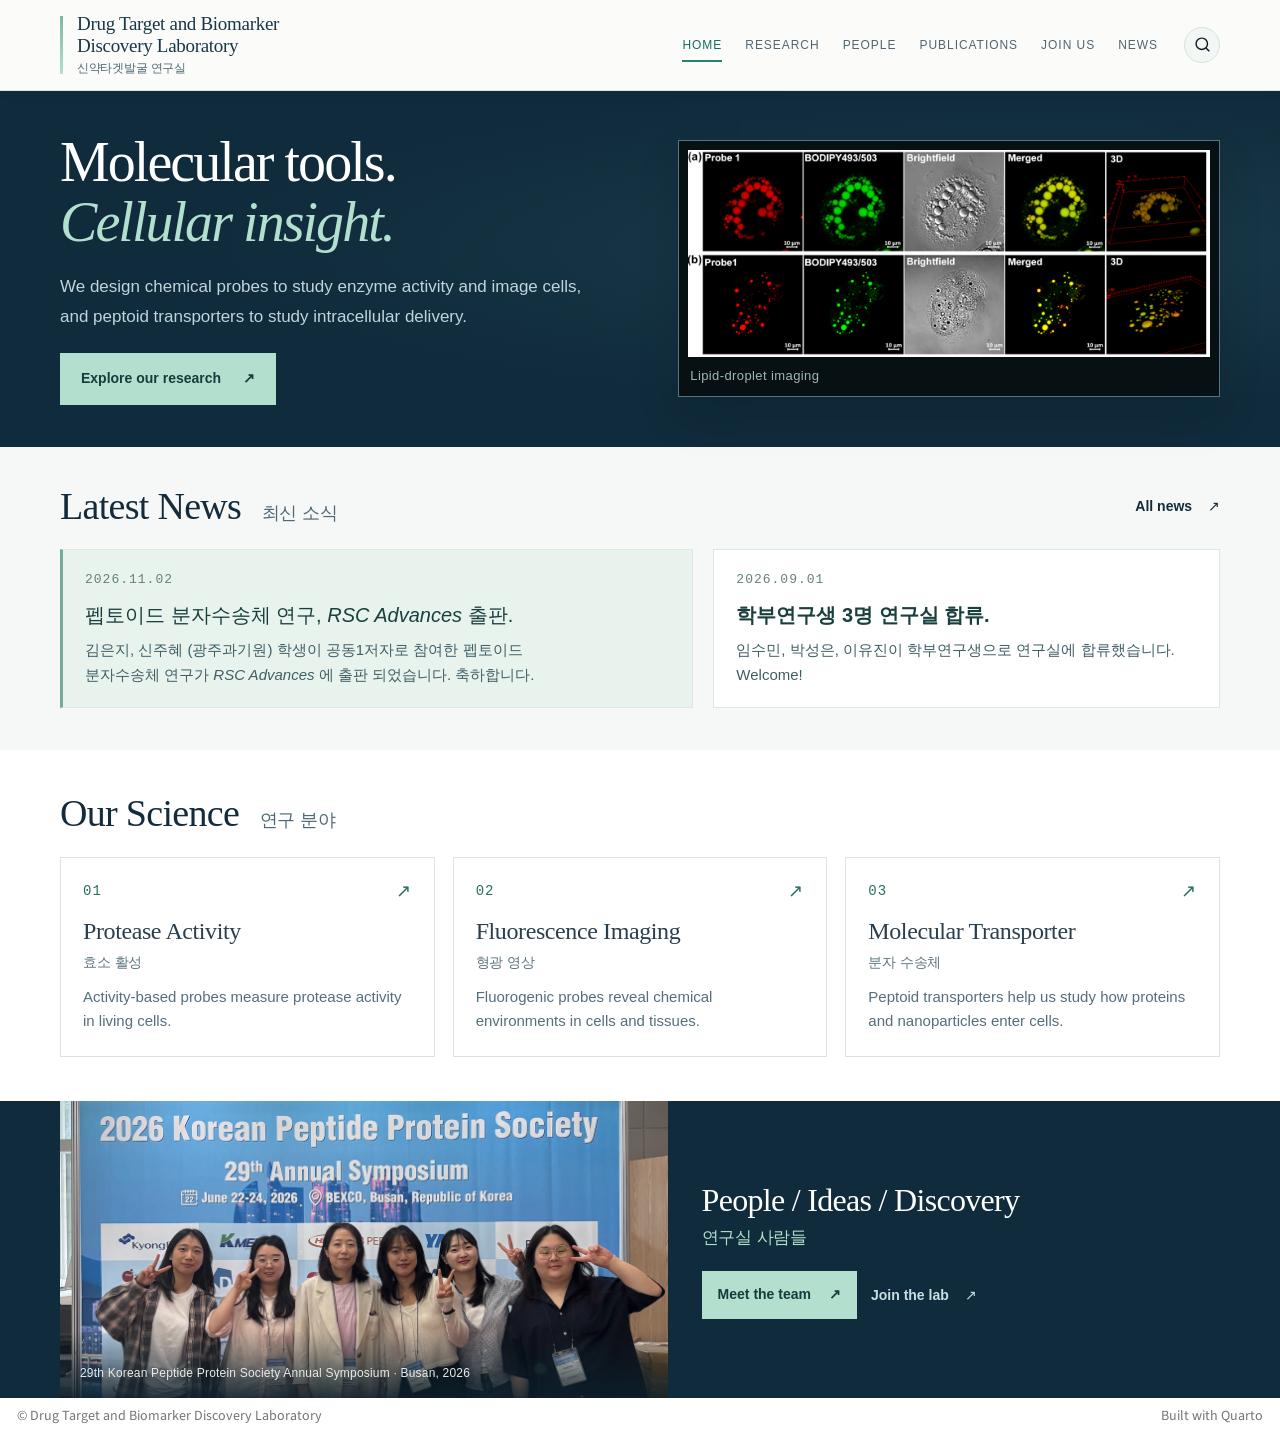
<file: docs/index.html>
<!DOCTYPE html>
<html xmlns="http://www.w3.org/1999/xhtml" lang="en" xml:lang="en"><head>

<meta charset="utf-8">
<meta name="generator" content="quarto-1.9.38">

<meta name="viewport" content="width=device-width, initial-scale=1.0, user-scalable=yes">


<title>Drug Target and Biomarker Discovery Laboratory</title>
<style>
/* Default styles provided by pandoc.
** See https://pandoc.org/MANUAL.html#variables-for-html for config info.
*/
code{white-space: pre-wrap;}
span.smallcaps{font-variant: small-caps;}
div.columns{display: flex; gap: min(4vw, 1.5em);}
div.column{flex: auto; overflow-x: auto;}
div.hanging-indent{margin-left: 1.5em; text-indent: -1.5em;}
ul.task-list{list-style: none;}
ul.task-list li input[type="checkbox"] {
  width: 0.8em;
  margin: 0 0.8em 0.2em -1em; /* quarto-specific, see https://github.com/quarto-dev/quarto-cli/issues/4556 */ 
  vertical-align: middle;
}
</style>


<script src="site_libs/quarto-nav/quarto-nav.js"></script>
<script src="site_libs/clipboard/clipboard.min.js"></script>
<script src="site_libs/quarto-search/autocomplete.umd.js"></script>
<script src="site_libs/quarto-search/fuse.min.js"></script>
<script src="site_libs/quarto-search/quarto-search.js"></script>
<meta name="quarto:offset" content="./">
<link href="./favicon.png" rel="icon" type="image/png">
<script src="site_libs/quarto-html/quarto.js" type="module"></script>
<script src="site_libs/quarto-html/tabsets/tabsets.js" type="module"></script>
<script src="site_libs/quarto-html/popper.min.js"></script>
<script src="site_libs/quarto-html/tippy.umd.min.js"></script>
<script src="site_libs/quarto-html/anchor.min.js"></script>
<link href="site_libs/quarto-html/tippy.css" rel="stylesheet">
<link href="site_libs/quarto-html/quarto-syntax-highlighting-15634bcf2e68342d4ad2dfa704d543f6.css" rel="stylesheet" id="quarto-text-highlighting-styles">
<script src="site_libs/bootstrap/bootstrap.min.js"></script>
<link href="site_libs/bootstrap/bootstrap-icons.css" rel="stylesheet">
<link href="site_libs/bootstrap/bootstrap-229c98228d6658ced2398abaaa2bba8a.min.css" rel="stylesheet" append-hash="true" id="quarto-bootstrap" data-mode="light">
<script id="quarto-search-options" type="application/json">{
  "location": "navbar",
  "copy-button": false,
  "collapse-after": 3,
  "panel-placement": "end",
  "type": "overlay",
  "limit": 50,
  "keyboard-shortcut": [
    "f",
    "/",
    "s"
  ],
  "show-item-context": false,
  "language": {
    "search-no-results-text": "No results",
    "search-matching-documents-text": "matching documents",
    "search-copy-link-title": "Copy link to search",
    "search-hide-matches-text": "Hide additional matches",
    "search-more-match-text": "more match in this document",
    "search-more-matches-text": "more matches in this document",
    "search-clear-button-title": "Clear",
    "search-text-placeholder": "",
    "search-detached-cancel-button-title": "Cancel",
    "search-submit-button-title": "Submit",
    "search-label": "Search"
  }
}</script>


<link rel="stylesheet" href="styles.css?v=20261109-readable">
<meta name="description" content="Chemical probes and peptoid transporters for enzyme activity, fluorescent imaging, and intracellular delivery at Sungshin University.">
<style id="home-page-styles">


#quarto-content.quarto-container{display:block!important;width:100%;max-width:none;margin:0!important;padding:0!important;}
#quarto-document-content.content{display:block;width:100%;max-width:none!important;margin:0!important;padding:0!important;}
#title-block-header{display:none;}
.home-page h1,.home-page h2,.home-page h3{padding-bottom:0;}
.home-page p{font-size:inherit;line-height:inherit;}

.home-page{--ink:#142b3b;--muted:#566e7c;--navy:#102b3b;--teal:#16766e;--mint:#b2dfce;--gold:#c6a569;--line:#dae4e6;color:var(--ink);font:16px/1.75 Arial,Helvetica,sans-serif;overflow:hidden;background:#fff}
.home-page *{box-sizing:border-box}.home-page a{color:inherit;text-decoration:none}.home-page a:hover{text-decoration:underline;text-underline-offset:4px}.home-page a:focus-visible{outline:3px solid #39a899;outline-offset:5px}.home-page h1,.home-page h2,.home-page h3,.home-page p,.home-page figure{margin:0;padding-bottom:0}.home-page .wrap{width:min(1160px,calc(100% - 80px));margin:auto}.home-page .eyebrow{font-size:10px;letter-spacing:2px;text-transform:uppercase;font-weight:700}.home-page .quiet{color:var(--muted)}
.home-page .hero{background:var(--navy);color:#fff;position:relative;isolation:isolate}.home-page .hero:before{content:'';position:absolute;inset:0;z-index:-1;background:radial-gradient(ellipse at 80% 44%,#3b717d36,transparent 58%)}.home-page .hero-inner{display:grid;grid-template-columns:1.1fr 1fr;gap:40px;align-items:center;padding:72px 0 52px}.home-page .hero .eyebrow{color:#99c2c3;margin-bottom:24px}.home-page h1{font-family:Georgia,'Times New Roman',serif;font-size:clamp(48px,5.1vw,72px);font-weight:400;line-height:1.08;letter-spacing:-2.5px;border:0!important;max-width:650px}.home-page h1 em{color:var(--mint);font-weight:400}.home-page .hero p{color:#c1d4da;font-size:16px;line-height:1.85;max-width:475px;margin-top:24px}.home-page .hero-actions{display:flex;gap:14px;flex-wrap:wrap;margin-top:30px}.home-page .button{display:inline-flex;align-items:center;gap:22px;justify-content:space-between;padding:12px 20px;border:1px solid #b8cdd1;font-size:12px;font-weight:600;white-space:nowrap;line-height:1.8;transition:background .15s,color .15s}.home-page .button.primary{background:#b2dfce;color:#173c3d;border-color:#b2dfce}.home-page .button.secondary{border-color:#6c8c98;color:#e0edee}.home-page .button:hover{background:#e5f4ed;color:#173c3d;text-decoration:none}.home-page .hero-location{font-size:10px;letter-spacing:.5px;color:#7fa4af;margin-top:31px;display:flex;gap:9px;align-items:center}.home-page .hero-location:before{content:'';width:6px;height:6px;border:1px solid #8cafb9;border-radius:50%}
.home-page .visual{position:relative;padding:30px 0 30px 26px;min-width:0}.home-page .visual:before{content:'';position:absolute;width:360px;height:360px;border:1px solid #6d9aa133;border-radius:50%;left:45px;top:15px;z-index:-1}.home-page .visual:after{content:'';position:absolute;width:410px;height:410px;border:1px dashed #6d9aa128;border-radius:50%;left:20px;top:-10px;z-index:-1}.home-page .visual-top{display:flex;justify-content:space-between;align-items:center;margin:0 0 12px 0;font:9px/1.6 Arial,sans-serif;letter-spacing:1.6px;color:#94b6bd;text-transform:uppercase}.home-page .visual-top span:last-child{color:#c5af83}.home-page .image-frame{border:1px solid #54757d;background:#071114;padding:12px 12px 10px;box-shadow:0 20px 40px #020d1622;transform:rotate(-2deg)}.home-page .image-frame img{width:100%;height:auto;display:block}.home-page .image-frame figcaption{display:flex;justify-content:space-between;margin-top:9px;font:9px/1.6 Arial,sans-serif;color:#a1b6ba;letter-spacing:.4px}.home-page .vials{position:relative;width:78%;margin:24px 0 0 auto;padding:10px 11px 8px;background:#071115;border:1px solid #516d76;transform:rotate(2deg);box-shadow:0 14px 30px #020d1638}.home-page .vials img{width:100%;height:auto;display:block}.home-page .vials figcaption{font:9px/1.5 Arial,sans-serif;letter-spacing:.5px;color:#9db9c0;margin-top:8px}.home-page .visual-label{position:absolute;left:0;bottom:52px;font-family:Georgia,serif;font-style:italic;color:#9cc7c5;font-size:15px;line-height:1.6;max-width:100px}.home-page .hero-bottom{padding:18px 0;border-top:1px solid #41606c;display:flex;align-items:center;justify-content:space-between;gap:20px;font-size:10px;letter-spacing:.8px;color:#9dbac3}.home-page .hero-bottom b{font-weight:500;color:#d5e7e9}.home-page .hero-bottom .keywords{display:flex;gap:23px}.home-page .hero-bottom .keywords span{position:relative}.home-page .hero-bottom .keywords span+span:before{content:'';position:absolute;left:-12px;top:8px;width:2px;height:2px;border-radius:50%;background:#8caeaf}
.home-page .section-top{display:flex;align-items:end;justify-content:space-between;gap:30px;margin-bottom:30px}.home-page .section-top .eyebrow{color:#6f8a97;margin-bottom:13px}.home-page h2{font-family:Georgia,serif;font-size:35px;line-height:1.25;font-weight:400;letter-spacing:-.7px;border:0}.home-page .text-link{font-size:12px;font-weight:600;white-space:nowrap;display:inline-block}.home-page .text-link span{margin-left:12px;font-weight:400}.home-page .science{padding:66px 0 64px}.home-page .science-intro{display:grid;grid-template-columns:1fr 1fr;gap:55px;align-items:end;margin-bottom:38px}.home-page .science-intro .eyebrow{color:var(--teal);margin-bottom:14px}.home-page .science-intro p{font-size:14px;color:var(--muted);line-height:1.9;max-width:500px}.home-page .areas{display:grid;grid-template-columns:repeat(3,1fr);gap:25px}.home-page .area-card{position:relative;display:flex;flex-direction:column;align-items:start;border:1px solid var(--line);padding:25px 26px 26px;transition:transform .15s,background .15s;color:var(--ink);background:#fff;min-width:0}.home-page .area-card:hover{background:#f4f9f6;transform:translateY(-3px);text-decoration:none}.home-page .card-top{display:flex;align-items:center;justify-content:space-between;width:100%;color:#7d959e;margin-bottom:18px;font:11px monospace;letter-spacing:1px}.home-page .card-top svg{width:68px;height:42px;color:#547f98}.home-page .area-card:nth-child(2) .card-top svg{color:#3b8b79}.home-page .area-card:nth-child(3) .card-top svg{color:#af8a4e}.home-page .area-card h3{font-family:Georgia,serif;font-weight:400;font-size:24px;line-height:1.35;letter-spacing:-.4px;max-width:280px;border:0}.home-page .area-card p{font-size:12px;color:var(--muted);line-height:1.9;margin-top:16px;margin-bottom:22px}.home-page .card-bottom{margin-top:auto;display:flex;align-items:center;justify-content:space-between;width:100%;font-size:10px;color:#496a77;font-weight:600;letter-spacing:.3px}.home-page .card-bottom span:last-child{font-size:18px;color:#6f959d}
.home-page .news{padding:48px 0 55px;border-top:1px solid var(--line);background:#f5f8f7;scroll-margin-top:80px}.home-page .news .section-top{margin-bottom:12px}.home-page #lab-updates{margin:0}.home-page .news-list{display:grid;grid-template-columns:repeat(2,minmax(0,1fr));gap:38px}.home-page .update-item{position:relative;padding:23px 0 0!important;margin:0!important;border-top:1px solid #cddcda;line-height:1.75}.home-page .update-item:before,.home-page .update-item:after,.home-page .update-item>div{display:none!important}.home-page .update-item>span{display:block!important}.home-page .update-item>span:first-of-type{font-family:monospace!important;font-size:11px!important;letter-spacing:1px;color:#648279;font-weight:400!important;margin-bottom:13px!important}.home-page .update-item>span:nth-of-type(2){font-size:17px!important;font-weight:600!important;line-height:1.7;margin-bottom:10px!important;color:#1a403e}.home-page .update-item>span:nth-of-type(3){font-size:12px!important;line-height:1.95;color:#5a726f!important;max-width:510px}.home-page .update-item em{font-style:italic}.home-page #no-recent-news{color:#5a726f;font-size:13px}
.home-page .publication{padding:65px 0 70px}.home-page .publication-panel{display:grid;grid-template-columns:.92fr 1.12fr;gap:56px;align-items:center;border:1px solid var(--line);background:#fff}.home-page .paper-art{background:#f3f3eb;align-self:stretch;display:flex;flex-direction:column;justify-content:center;min-width:0;position:relative;padding:20px 18px 16px;overflow:hidden}.home-page .paper-art svg{width:100%;height:auto;display:block}.home-page .paper-art figcaption{font-size:9px;color:#859285;padding:0 20px 6px;line-height:1.6}.home-page .paper-copy{padding:35px 32px 35px 0}.home-page .paper-copy .eyebrow{color:#698271;margin-bottom:14px;font-size:9px}.home-page .paper-copy h3{font-family:Georgia,serif;font-size:28px;font-weight:400;line-height:1.35;letter-spacing:-.4px;border:0}.home-page .paper-copy p{font-size:13px;line-height:1.85;color:var(--muted);margin-top:17px}.home-page .paper-copy .citation{margin-top:19px;color:#517268;font-size:11px;line-height:1.7}.home-page .paper-copy .text-link{color:var(--teal);margin-top:17px;font-size:11px}
.home-page .people{background:#102b3b;color:#fff}.home-page .people-inner{display:grid;grid-template-columns:1.1fr 1fr;align-items:stretch}.home-page .group-photo{position:relative;min-width:0}.home-page .group-photo img{width:100%;height:100%;min-height:380px;object-fit:cover;object-position:center 35%;display:block;max-width:100%}.home-page .group-photo figcaption{position:absolute;bottom:0;left:0;right:0;background:linear-gradient(transparent,#0c202be0);padding:32px 20px 14px;color:#e5eceb;font-size:10px;letter-spacing:.2px}.home-page .people-copy{padding:48px 42px 42px;align-self:center}.home-page .people-copy .eyebrow{color:#91bab7;margin-bottom:19px}.home-page .people-copy h2{font-size:34px;line-height:1.3;color:#fff}.home-page .people-copy p{font-size:13px;line-height:1.9;color:#afcbd0;margin-top:20px}.home-page .people-copy .hero-actions{margin-top:23px}.home-page .people-copy .button{font-size:11px;padding:10px 15px;gap:18px}.home-page .people-copy .text-link{color:#cadfe3;font-size:11px;align-self:center}.home-page .people-copy .contact{padding-top:20px;margin-top:25px;border-top:1px solid #385967;font-size:10px;color:#8eb1bd;letter-spacing:.3px}.home-page .people-copy .contact a{color:#b1d2d5}
.home-page .closing{padding:33px 0;display:flex;align-items:center;justify-content:space-between;gap:30px}.home-page .closing p{font-family:Georgia,serif;font-size:20px;line-height:1.5;color:#48636a}.home-page .closing a{font-size:11px;color:#5e7b83}.home-page .closing a span{margin-left:14px}
@media(max-width:950px){.home-page .wrap{width:calc(100% - 48px)}.home-page .hero-inner{gap:20px;padding:52px 0 42px}.home-page h1{font-size:54px}.home-page .visual{padding-left:12px}.home-page .visual-label{display:none}.home-page .visual:before,.home-page .visual:after{width:280px;height:280px;left:0}.home-page .area-card{padding:20px}.home-page .area-card h3{font-size:21px}.home-page .publication-panel{gap:30px}.home-page .paper-copy h3{font-size:25px}.home-page .people-copy{padding:35px 30px}.home-page .people-copy h2{font-size:29px}.home-page .hero-bottom .keywords{gap:16px}}
@media(max-width:650px){.home-page .wrap{width:calc(100% - 36px)}.home-page .hero-inner{grid-template-columns:1fr;gap:22px;padding:40px 0 24px}.home-page .hero .eyebrow{font-size:9px;letter-spacing:1.6px;margin-bottom:22px}.home-page h1{font-size:49px;letter-spacing:-1.8px;line-height:1.12}.home-page .hero p{font-size:14px;margin-top:21px;line-height:1.8}.home-page .hero-actions{gap:10px;margin-top:24px}.home-page .button{padding:10px 16px;font-size:11px;gap:15px}.home-page .hero-location{margin-top:22px;font-size:9px}.home-page .visual{padding:20px 4px 10px;max-width:440px;width:100%;margin:auto}.home-page .visual:before,.home-page .visual:after{width:270px;height:270px;left:25px;top:0}.home-page .vials{width:73%;margin-top:18px}.home-page .visual-top{font-size:8px}.home-page .image-frame{padding:8px}.home-page .image-frame figcaption{font-size:8px}.home-page .vials figcaption{font-size:8px}.home-page .hero-bottom{display:block;padding:16px 0;font-size:9px}.home-page .hero-bottom .keywords{margin-top:9px;gap:22px;font-size:9px}.home-page .science{padding:38px 0 40px}.home-page .science-intro{grid-template-columns:1fr;gap:18px;margin-bottom:25px}.home-page h2{font-size:29px;line-height:1.3}.home-page .science-intro p{font-size:13px}.home-page .areas{grid-template-columns:1fr;gap:13px}.home-page .area-card{padding:21px 23px}.home-page .card-top{margin-bottom:10px}.home-page .area-card h3{font-size:25px;max-width:none}.home-page .area-card p{margin:12px 0 16px;font-size:12px}.home-page .card-top svg{height:34px}.home-page .section-top{align-items:center;gap:15px}.home-page .text-link{font-size:10px}.home-page .news{padding:35px 0 38px}.home-page .news-list{grid-template-columns:1fr;gap:26px}.home-page .update-item{padding-top:20px!important}.home-page .update-item>span:nth-of-type(2){font-size:16px!important}.home-page .update-item>span:nth-of-type(3){font-size:12px!important}.home-page .publication{padding:38px 0 40px}.home-page .publication-panel{grid-template-columns:1fr;gap:0}.home-page .paper-art{padding:15px 15px 10px}.home-page .paper-art svg{max-height:240px}.home-page .paper-copy{padding:25px}.home-page .paper-copy h3{font-size:26px}.home-page .people-inner{grid-template-columns:1fr}.home-page .group-photo img{min-height:0;height:260px}.home-page .people-copy{padding:30px 25px 32px}.home-page .people-copy h2{font-size:31px}.home-page .people-copy p{font-size:13px}.home-page .people-copy .eyebrow{margin-bottom:14px}.home-page .closing{display:block;padding:28px 0}.home-page .closing p{font-size:19px}.home-page .closing a{display:inline-block;margin-top:14px}}
@media(prefers-reduced-motion:reduce){.home-page .area-card,.home-page .button{transition:none}.home-page .area-card:hover{transform:none}}

/* Compact opening section; shared with the Research page's visual rhythm. */
.home-page .hero-inner{padding:34px 0 28px;gap:34px;}
.home-page h1{font-size:clamp(44px,4.35vw,60px);letter-spacing:-1.8px;}
.home-page .hero p{font-size:15px;margin-top:19px;line-height:1.8;}
.home-page .hero-actions{margin-top:22px;}
.home-page .visual{width:100%;max-width:440px;margin-left:auto;padding:12px 0 55px;}
.home-page .visual:before{width:280px;height:280px;left:70px;top:-5px;}
.home-page .visual:after{width:320px;height:320px;left:48px;top:-24px;}
.home-page .visual-top{margin-bottom:9px;font-size:8px;}
.home-page .image-frame{padding:8px 8px 7px;}
.home-page .image-frame figcaption{margin-top:6px;font-size:8px;}
.home-page .vials{position:absolute;right:0;bottom:0;width:58%;margin:0;padding:6px 7px;}
.home-page .vials figcaption{font-size:8px;margin-top:4px;}
.home-page .visual-label{display:none;}
.home-page .hero-bottom{padding:13px 0;}
.home-page .news{border-top:0;}
.home-page .science{padding:48px 0 54px;}
.home-page .group-photo{align-self:center;}
.home-page .group-photo img{height:auto;min-height:0;object-fit:contain;}
@media(max-width:950px){.home-page .hero-inner{gap:24px;padding:30px 0 25px}.home-page h1{font-size:49px}.home-page .visual-top{letter-spacing:1px}.home-page .vials{width:62%}}
@media(max-width:650px){.home-page .hero-inner{padding:29px 0 20px;gap:14px}.home-page h1{font-size:46px}.home-page .hero p{font-size:14px;margin-top:18px}.home-page .hero-actions{margin-top:20px}.home-page .visual{padding:8px 4px 48px;max-width:360px}.home-page .visual-top{font-size:7px;letter-spacing:.8px}.home-page .vials{width:58%;right:4px;bottom:0}.home-page .vials figcaption{font-size:7px}.home-page .hero-bottom{padding:12px 0}.home-page .science{padding:36px 0 40px}.home-page .group-photo img{height:auto;min-height:0}}


</style>
</head>

<body class="nav-fixed quarto-light">

<div id="quarto-search-results"></div>
  <header id="quarto-header" class="headroom fixed-top">
    <nav class="navbar navbar-expand-lg " data-bs-theme="dark">
      <div class="navbar-container container-fluid">
      <div class="navbar-brand-container mx-auto">
    <a class="navbar-brand" href="./index.html">
    <span class="navbar-title">Drug Target and Biomarker Discovery Laboratory</span>
    </a>
  </div>
            <div id="quarto-search" class="" title="Search"></div>
          <button class="navbar-toggler" type="button" data-bs-toggle="collapse" data-bs-target="#navbarCollapse" aria-controls="navbarCollapse" role="menu" aria-expanded="false" aria-label="Toggle navigation" onclick="if (window.quartoToggleHeadroom) { window.quartoToggleHeadroom(); }">
  <span class="navbar-toggler-icon"></span>
</button>
          <div class="collapse navbar-collapse" id="navbarCollapse">
            <ul class="navbar-nav navbar-nav-scroll ms-auto">
  <li class="nav-item">
    <a class="nav-link active" href="./index.html" aria-current="page"> 
<span class="menu-text">Home</span></a>
  </li>  
  <li class="nav-item">
    <a class="nav-link" href="./research.html"> 
<span class="menu-text">Research</span></a>
  </li>  
  <li class="nav-item">
    <a class="nav-link" href="./people.html"> 
<span class="menu-text">People</span></a>
  </li>  
  <li class="nav-item">
    <a class="nav-link" href="./publications.html"> 
<span class="menu-text">Publications</span></a>
  </li>  
  <li class="nav-item">
    <a class="nav-link" href="./join.html"> 
<span class="menu-text">Join Us</span></a>
  </li>  
  <li class="nav-item">
    <a class="nav-link" href="./news.html"> 
<span class="menu-text">News</span></a>
  </li>  
</ul>
          </div> <!-- /navcollapse -->
            <div class="quarto-navbar-tools">
</div>
      </div> <!-- /container-fluid -->
    </nav>
</header>
<!-- content -->
<div id="quarto-content" class="quarto-container page-columns page-rows-contents page-layout-full page-navbar">
<!-- sidebar -->
<!-- margin-sidebar -->
    
<!-- main -->
<main class="content column-page" id="quarto-document-content">
<div class="home-page" id="home-top"><section class="hero"><div class="wrap"><div class="hero-inner">
<div class="hero-copy"><h1>Molecular tools.<br><em>Cellular insight.</em></h1>
<p>We design chemical probes to study enzyme activity and image cells, and peptoid transporters to study intracellular delivery.</p>
<div class="hero-actions"><a class="button primary" href="research.html">Explore our research <span aria-hidden="true">↗</span></a></div></div>
<figure class="image-frame"><img src="images/paste-2.png" width="642" height="255" alt="Fluorescence microscopy panels showing lipid droplets"><figcaption>Lipid-droplet imaging</figcaption></figure>
</div></div></section>
<section class="news"><div class="wrap"><div class="section-top"><div><h2 class="bilingual-title" id="lab-updates"><span class="label-en">Latest News</span> <span class="label-ko" lang="ko">최신 소식</span></h2></div><a class="text-link" href="news.html" target="_blank" rel="noopener">All news <span>↗</span></a></div><div class="news-list">
<div class="update-item">
  <div style="position:absolute;left:0;top:0;bottom:0;width:3px;background:#94a3b8;"></div>
  <div style="position:absolute;left:3px;top:0;bottom:0;width:3px;background:#2563eb;"></div>
  <span style="display:block;font-size:0.88rem;font-weight:600;font-family:ui-monospace,monospace;margin-bottom:0.15rem;">2026.11.02</span>
  <span style="display:block;font-size:0.88rem;font-weight:600;margin-bottom:0.15rem;"><a href="https://doi.org/10.1039/D6RA06745J">펩토이드 분자수송체 연구, <em>RSC Advances</em> 출판.</a></span>
  <span style="display:block;font-size:0.88rem;color:#475569;">김은지, 신주혜 (광주과기원) 학생이 공동1저자로 참여한 펩토이드 분자수송체 연구가 <em>RSC Advances</em> 에 출판 되었습니다. 축하합니다.</span>
</div>

<div class="update-item">
  <div style="position:absolute;left:0;top:0;bottom:0;width:3px;background:#94a3b8;"></div>
  <div style="position:absolute;left:3px;top:0;bottom:0;width:3px;background:#2563eb;"></div>
  <span style="display:block;font-size:0.88rem;font-weight:600;font-family:ui-monospace,monospace;margin-bottom:0.15rem;">2026.09.01</span>
  <span style="display:block;font-size:0.88rem;font-weight:600;margin-bottom:0.15rem;">학부연구생 3명 연구실 합류.</span>
  <span style="display:block;font-size:0.88rem;color:#475569;">임수민, 박성은, 이유진이 학부연구생으로 연구실에 합류했습니다. Welcome!</span>
</div>

<div class="update-item">
  <div style="position:absolute;left:0;top:0;bottom:0;width:3px;background:#94a3b8;"></div>
  <div style="position:absolute;left:3px;top:0;bottom:0;width:3px;background:#2563eb;"></div>
  <span style="display:block;font-size:0.88rem;font-weight:600;font-family:ui-monospace,monospace;margin-bottom:0.15rem;">2026.08.20</span>
  <span style="display:block;font-size:0.88rem;font-weight:600;margin-bottom:0.15rem;">류주희 석사과정 졸업.</span>
  <span style="display:block;font-size:0.88rem;color:#475569;">류주희 학생이 석사 학위를 취득하고 졸업했습니다. Congratulations!</span>
</div>

<div class="update-item">
  <div style="position:absolute;left:0;top:0;bottom:0;width:3px;background:#94a3b8;"></div>
  <div style="position:absolute;left:3px;top:0;bottom:0;width:3px;background:#2563eb;"></div>
  <span style="display:block;font-size:0.88rem;font-weight:600;font-family:ui-monospace,monospace;margin-bottom:0.15rem;">2026.08.15</span>
  <span style="display:block;font-size:0.88rem;font-weight:600;margin-bottom:0.15rem;">후드 이전 및 실험실 공간 확장.</span>
  <span style="display:block;font-size:0.88rem;color:#475569;">연구실 후드가 이전되고 실험 공간이 확장되었습니다.</span>
</div>

<div class="update-item">
  <div style="position:absolute;left:0;top:0;bottom:0;width:3px;background:#94a3b8;"></div>
  <div style="position:absolute;left:3px;top:0;bottom:0;width:3px;background:#2563eb;"></div>
  <span style="display:block;font-size:0.88rem;font-weight:600;font-family:ui-monospace,monospace;margin-bottom:0.15rem;">2026.07.01</span>
  <span style="display:block;font-size:0.88rem;font-weight:600;margin-bottom:0.15rem;">Lab website migration complete.</span>
  <span style="display:block;font-size:0.88rem;color:#475569;">The Drug Target and Biomarker Discovery Laboratory website has been successfully migrated to Quarto and GitHub Pages.</span>
</div>
</div>

<script>
document.addEventListener('DOMContentLoaded', function () {
  var list = document.querySelector('.news-list');
  if (!list) return;
  var isHome = document.getElementById('lab-updates') !== null;
  var items = Array.from(list.querySelectorAll('.update-item'));

  function newsDate(item) {
    var dateSpan = item.querySelector('span[style*="monospace"]');
    return dateSpan ? Number(dateSpan.textContent.trim().replace(/\D/g, '')) : 0;
  }

  items.sort(function (a, b) { return newsDate(b) - newsDate(a); });
  items.forEach(function (item, index) {
    list.appendChild(item);
    item.style.display = isHome && index >= 2 ? 'none' : '';
  });

  var emptyMessage = document.getElementById('no-recent-news');
  if (emptyMessage) emptyMessage.hidden = items.length > 0;
});
</script><p id="no-recent-news" hidden>등록된 소식이 없습니다.</p></div></section>
<section class="science" id="research-areas"><div class="wrap">
<h2 class="bilingual-title"><span class="label-en">Our Science</span> <span class="label-ko" lang="ko">연구 분야</span></h2>
<div class="areas">
<a class="area-card" href="research.html#protease">
<div class="card-top" aria-hidden="true"><span>01</span><span>↗</span></div>
<h3 class="bilingual-title"><span class="label-en">Protease Activity</span> <span class="label-ko" lang="ko">효소 활성</span></h3>
<p>Activity-based probes measure protease activity in living cells.</p></a>
<a class="area-card" href="research.html#imaging">
<div class="card-top" aria-hidden="true"><span>02</span><span>↗</span></div>
<h3 class="bilingual-title"><span class="label-en">Fluorescence Imaging</span> <span class="label-ko" lang="ko">형광 영상</span></h3>
<p>Fluorogenic probes reveal chemical environments in cells and tissues.</p></a>
<a class="area-card" href="research.html#delivery">
<div class="card-top" aria-hidden="true"><span>03</span><span>↗</span></div>
<h3 class="bilingual-title"><span class="label-en">Molecular Transporter</span> <span class="label-ko" lang="ko">분자 수송체</span></h3>
<p>Peptoid transporters help us study how proteins and nanoparticles enter cells.</p></a>
</div></div></section>
<section class="people" id="people"><div class="wrap"><div class="people-inner"><figure class="group-photo"><img src="images/labpic.jpg" width="1226" height="598" loading="lazy" alt="Research group at the 29th Korean Peptide Protein Society Annual Symposium in Busan, 2026"><figcaption>29th Korean Peptide Protein Society Annual Symposium · Busan, 2026</figcaption></figure><div class="people-copy"><h2 class="bilingual-title"><span class="label-en">People / Ideas / Discovery</span> <span class="label-ko" lang="ko">연구실 사람들</span></h2>
<div class="hero-actions"><a class="button primary" href="people.html">Meet the team <span aria-hidden="true">↗</span></a><a class="text-link" href="join.html">Join the lab <span aria-hidden="true">↗</span></a></div></div></div></div></section>
</div>
</main> <!-- /main -->
<script id="quarto-html-after-body" type="application/javascript">
  window.document.addEventListener("DOMContentLoaded", function (event) {
    const icon = "";
    const anchorJS = new window.AnchorJS();
    anchorJS.options = {
      placement: 'right',
      icon: icon
    };
    anchorJS.add('.anchored');
    const isCodeAnnotation = (el) => {
      for (const clz of el.classList) {
        if (clz.startsWith('code-annotation-')) {                     
          return true;
        }
      }
      return false;
    }
    const onCopySuccess = function(e) {
      // button target
      const button = e.trigger;
      // don't keep focus
      button.blur();
      // flash "checked"
      button.classList.add('code-copy-button-checked');
      var currentTitle = button.getAttribute("title");
      button.setAttribute("title", "Copied!");
      let tooltip;
      if (window.bootstrap) {
        button.setAttribute("data-bs-toggle", "tooltip");
        button.setAttribute("data-bs-placement", "left");
        button.setAttribute("data-bs-title", "Copied!");
        tooltip = new bootstrap.Tooltip(button, 
          { trigger: "manual", 
            customClass: "code-copy-button-tooltip",
            offset: [0, -8]});
        tooltip.show();    
      }
      setTimeout(function() {
        if (tooltip) {
          tooltip.hide();
          button.removeAttribute("data-bs-title");
          button.removeAttribute("data-bs-toggle");
          button.removeAttribute("data-bs-placement");
        }
        button.setAttribute("title", currentTitle);
        button.classList.remove('code-copy-button-checked');
      }, 1000);
      // clear code selection
      e.clearSelection();
    }
    const getTextToCopy = function(trigger) {
      const outerScaffold = trigger.parentElement.cloneNode(true);
      const codeEl = outerScaffold.querySelector('code');
      for (const childEl of codeEl.children) {
        if (isCodeAnnotation(childEl)) {
          childEl.remove();
        }
      }
      return codeEl.innerText;
    }
    const clipboard = new window.ClipboardJS('.code-copy-button:not([data-in-quarto-modal])', {
      text: getTextToCopy
    });
    clipboard.on('success', onCopySuccess);
    if (window.document.getElementById('quarto-embedded-source-code-modal')) {
      const clipboardModal = new window.ClipboardJS('.code-copy-button[data-in-quarto-modal]', {
        text: getTextToCopy,
        container: window.document.getElementById('quarto-embedded-source-code-modal')
      });
      clipboardModal.on('success', onCopySuccess);
    }
      var localhostRegex = new RegExp(/^(?:http|https):\/\/localhost\:?[0-9]*\//);
      var mailtoRegex = new RegExp(/^mailto:/);
        var filterRegex = new RegExp('/' + window.location.host + '/');
      var isInternal = (href) => {
          return filterRegex.test(href) || localhostRegex.test(href) || mailtoRegex.test(href);
      }
      // Inspect non-navigation links and adorn them if external
     var links = window.document.querySelectorAll('a[href]:not(.nav-link):not(.navbar-brand):not(.toc-action):not(.sidebar-link):not(.sidebar-item-toggle):not(.pagination-link):not(.no-external):not([aria-hidden]):not(.dropdown-item):not(.quarto-navigation-tool):not(.about-link)');
      for (var i=0; i<links.length; i++) {
        const link = links[i];
        if (!isInternal(link.href)) {
          // undo the damage that might have been done by quarto-nav.js in the case of
          // links that we want to consider external
          if (link.dataset.originalHref !== undefined) {
            link.href = link.dataset.originalHref;
          }
        }
      }
    function tippyHover(el, contentFn, onTriggerFn, onUntriggerFn) {
      const config = {
        allowHTML: true,
        maxWidth: 500,
        delay: 100,
        arrow: false,
        appendTo: function(el) {
            return el.parentElement;
        },
        interactive: true,
        interactiveBorder: 10,
        theme: 'quarto',
        placement: 'bottom-start',
      };
      if (contentFn) {
        config.content = contentFn;
      }
      if (onTriggerFn) {
        config.onTrigger = onTriggerFn;
      }
      if (onUntriggerFn) {
        config.onUntrigger = onUntriggerFn;
      }
      window.tippy(el, config); 
    }
    const noterefs = window.document.querySelectorAll('a[role="doc-noteref"]');
    for (var i=0; i<noterefs.length; i++) {
      const ref = noterefs[i];
      tippyHover(ref, function() {
        // use id or data attribute instead here
        let href = ref.getAttribute('data-footnote-href') || ref.getAttribute('href');
        try { href = new URL(href).hash; } catch {}
        const id = href.replace(/^#\/?/, "");
        const note = window.document.getElementById(id);
        if (note) {
          return note.innerHTML;
        } else {
          return "";
        }
      });
    }
    const xrefs = window.document.querySelectorAll('a.quarto-xref');
    const processXRef = (id, note) => {
      // Strip column container classes
      const stripColumnClz = (el) => {
        el.classList.remove("page-full", "page-columns");
        if (el.children) {
          for (const child of el.children) {
            stripColumnClz(child);
          }
        }
      }
      stripColumnClz(note)
      if (id === null || id.startsWith('sec-')) {
        // Special case sections, only their first couple elements
        const container = document.createElement("div");
        if (note.children && note.children.length > 2) {
          container.appendChild(note.children[0].cloneNode(true));
          for (let i = 1; i < note.children.length; i++) {
            const child = note.children[i];
            if (child.tagName === "P" && child.innerText === "") {
              continue;
            } else {
              container.appendChild(child.cloneNode(true));
              break;
            }
          }
          if (window.Quarto?.typesetMath) {
            window.Quarto.typesetMath(container);
          }
          return container.innerHTML
        } else {
          if (window.Quarto?.typesetMath) {
            window.Quarto.typesetMath(note);
          }
          return note.innerHTML;
        }
      } else {
        // Remove any anchor links if they are present
        const anchorLink = note.querySelector('a.anchorjs-link');
        if (anchorLink) {
          anchorLink.remove();
        }
        if (window.Quarto?.typesetMath) {
          window.Quarto.typesetMath(note);
        }
        if (note.classList.contains("callout")) {
          return note.outerHTML;
        } else {
          return note.innerHTML;
        }
      }
    }
    for (var i=0; i<xrefs.length; i++) {
      const xref = xrefs[i];
      tippyHover(xref, undefined, function(instance) {
        instance.disable();
        let url = xref.getAttribute('href');
        let hash = undefined; 
        if (url.startsWith('#')) {
          hash = url;
        } else {
          try { hash = new URL(url).hash; } catch {}
        }
        if (hash) {
          const id = hash.replace(/^#\/?/, "");
          const note = window.document.getElementById(id);
          if (note !== null) {
            try {
              const html = processXRef(id, note.cloneNode(true));
              instance.setContent(html);
            } finally {
              instance.enable();
              instance.show();
            }
          } else {
            // See if we can fetch this
            fetch(url.split('#')[0])
            .then(res => res.text())
            .then(html => {
              const parser = new DOMParser();
              const htmlDoc = parser.parseFromString(html, "text/html");
              const note = htmlDoc.getElementById(id);
              if (note !== null) {
                const html = processXRef(id, note);
                instance.setContent(html);
              } 
            }).finally(() => {
              instance.enable();
              instance.show();
            });
          }
        } else {
          // See if we can fetch a full url (with no hash to target)
          // This is a special case and we should probably do some content thinning / targeting
          fetch(url)
          .then(res => res.text())
          .then(html => {
            const parser = new DOMParser();
            const htmlDoc = parser.parseFromString(html, "text/html");
            const note = htmlDoc.querySelector('main.content');
            if (note !== null) {
              // This should only happen for chapter cross references
              // (since there is no id in the URL)
              // remove the first header
              if (note.children.length > 0 && note.children[0].tagName === "HEADER") {
                note.children[0].remove();
              }
              const html = processXRef(null, note);
              instance.setContent(html);
            } 
          }).finally(() => {
            instance.enable();
            instance.show();
          });
        }
      }, function(instance) {
      });
    }
        let selectedAnnoteEl;
        const selectorForAnnotation = ( cell, annotation) => {
          let cellAttr = 'data-code-cell="' + cell + '"';
          let lineAttr = 'data-code-annotation="' +  annotation + '"';
          const selector = 'span[' + cellAttr + '][' + lineAttr + ']';
          return selector;
        }
        const selectCodeLines = (annoteEl) => {
          const doc = window.document;
          const targetCell = annoteEl.getAttribute("data-target-cell");
          const targetAnnotation = annoteEl.getAttribute("data-target-annotation");
          const annoteSpan = window.document.querySelector(selectorForAnnotation(targetCell, targetAnnotation));
          const lines = annoteSpan.getAttribute("data-code-lines").split(",");
          const lineIds = lines.map((line) => {
            return targetCell + "-" + line;
          })
          let top = null;
          let height = null;
          let parent = null;
          if (lineIds.length > 0) {
              //compute the position of the single el (top and bottom and make a div)
              const el = window.document.getElementById(lineIds[0]);
              top = el.offsetTop;
              height = el.offsetHeight;
              parent = el.parentElement.parentElement;
            if (lineIds.length > 1) {
              const lastEl = window.document.getElementById(lineIds[lineIds.length - 1]);
              const bottom = lastEl.offsetTop + lastEl.offsetHeight;
              height = bottom - top;
            }
            if (top !== null && height !== null && parent !== null) {
              // cook up a div (if necessary) and position it 
              let div = window.document.getElementById("code-annotation-line-highlight");
              if (div === null) {
                div = window.document.createElement("div");
                div.setAttribute("id", "code-annotation-line-highlight");
                div.style.position = 'absolute';
                parent.appendChild(div);
              }
              div.style.top = top - 2 + "px";
              div.style.height = height + 4 + "px";
              div.style.left = 0;
              let gutterDiv = window.document.getElementById("code-annotation-line-highlight-gutter");
              if (gutterDiv === null) {
                gutterDiv = window.document.createElement("div");
                gutterDiv.setAttribute("id", "code-annotation-line-highlight-gutter");
                gutterDiv.style.position = 'absolute';
                const codeCell = window.document.getElementById(targetCell);
                const gutter = codeCell.querySelector('.code-annotation-gutter');
                gutter.appendChild(gutterDiv);
              }
              gutterDiv.style.top = top - 2 + "px";
              gutterDiv.style.height = height + 4 + "px";
            }
            selectedAnnoteEl = annoteEl;
          }
        };
        const unselectCodeLines = () => {
          const elementsIds = ["code-annotation-line-highlight", "code-annotation-line-highlight-gutter"];
          elementsIds.forEach((elId) => {
            const div = window.document.getElementById(elId);
            if (div) {
              div.remove();
            }
          });
          selectedAnnoteEl = undefined;
        };
          // Handle positioning of the toggle
      window.addEventListener(
        "resize",
        throttle(() => {
          elRect = undefined;
          if (selectedAnnoteEl) {
            selectCodeLines(selectedAnnoteEl);
          }
        }, 10)
      );
      function throttle(fn, ms) {
      let throttle = false;
      let timer;
        return (...args) => {
          if(!throttle) { // first call gets through
              fn.apply(this, args);
              throttle = true;
          } else { // all the others get throttled
              if(timer) clearTimeout(timer); // cancel #2
              timer = setTimeout(() => {
                fn.apply(this, args);
                timer = throttle = false;
              }, ms);
          }
        };
      }
        // Attach click handler to the DT
        const annoteDls = window.document.querySelectorAll('dt[data-target-cell]');
        for (const annoteDlNode of annoteDls) {
          annoteDlNode.addEventListener('click', (event) => {
            const clickedEl = event.target;
            if (clickedEl !== selectedAnnoteEl) {
              unselectCodeLines();
              const activeEl = window.document.querySelector('dt[data-target-cell].code-annotation-active');
              if (activeEl) {
                activeEl.classList.remove('code-annotation-active');
              }
              selectCodeLines(clickedEl);
              clickedEl.classList.add('code-annotation-active');
            } else {
              // Unselect the line
              unselectCodeLines();
              clickedEl.classList.remove('code-annotation-active');
            }
          });
        }
    const findCites = (el) => {
      const parentEl = el.parentElement;
      if (parentEl) {
        const cites = parentEl.dataset.cites;
        if (cites) {
          return {
            el,
            cites: cites.split(' ')
          };
        } else {
          return findCites(el.parentElement)
        }
      } else {
        return undefined;
      }
    };
    var bibliorefs = window.document.querySelectorAll('a[role="doc-biblioref"]');
    for (var i=0; i<bibliorefs.length; i++) {
      const ref = bibliorefs[i];
      const citeInfo = findCites(ref);
      if (citeInfo) {
        tippyHover(citeInfo.el, function() {
          var popup = window.document.createElement('div');
          citeInfo.cites.forEach(function(cite) {
            var citeDiv = window.document.createElement('div');
            citeDiv.classList.add('hanging-indent');
            citeDiv.classList.add('csl-entry');
            var biblioDiv = window.document.getElementById('ref-' + cite);
            if (biblioDiv) {
              citeDiv.innerHTML = biblioDiv.innerHTML;
            }
            popup.appendChild(citeDiv);
          });
          return popup.innerHTML;
        });
      }
    }
  });
  </script>
</div> <!-- /content -->
<footer class="footer">
  <div class="nav-footer">
    <div class="nav-footer-left">
<p>© Drug Target and Biomarker Discovery Laboratory</p>
</div>   
    <div class="nav-footer-center">
      &nbsp;
    </div>
    <div class="nav-footer-right">
<p>Built with Quarto</p>
</div>
  </div>
</footer>




</body></html>
</file>
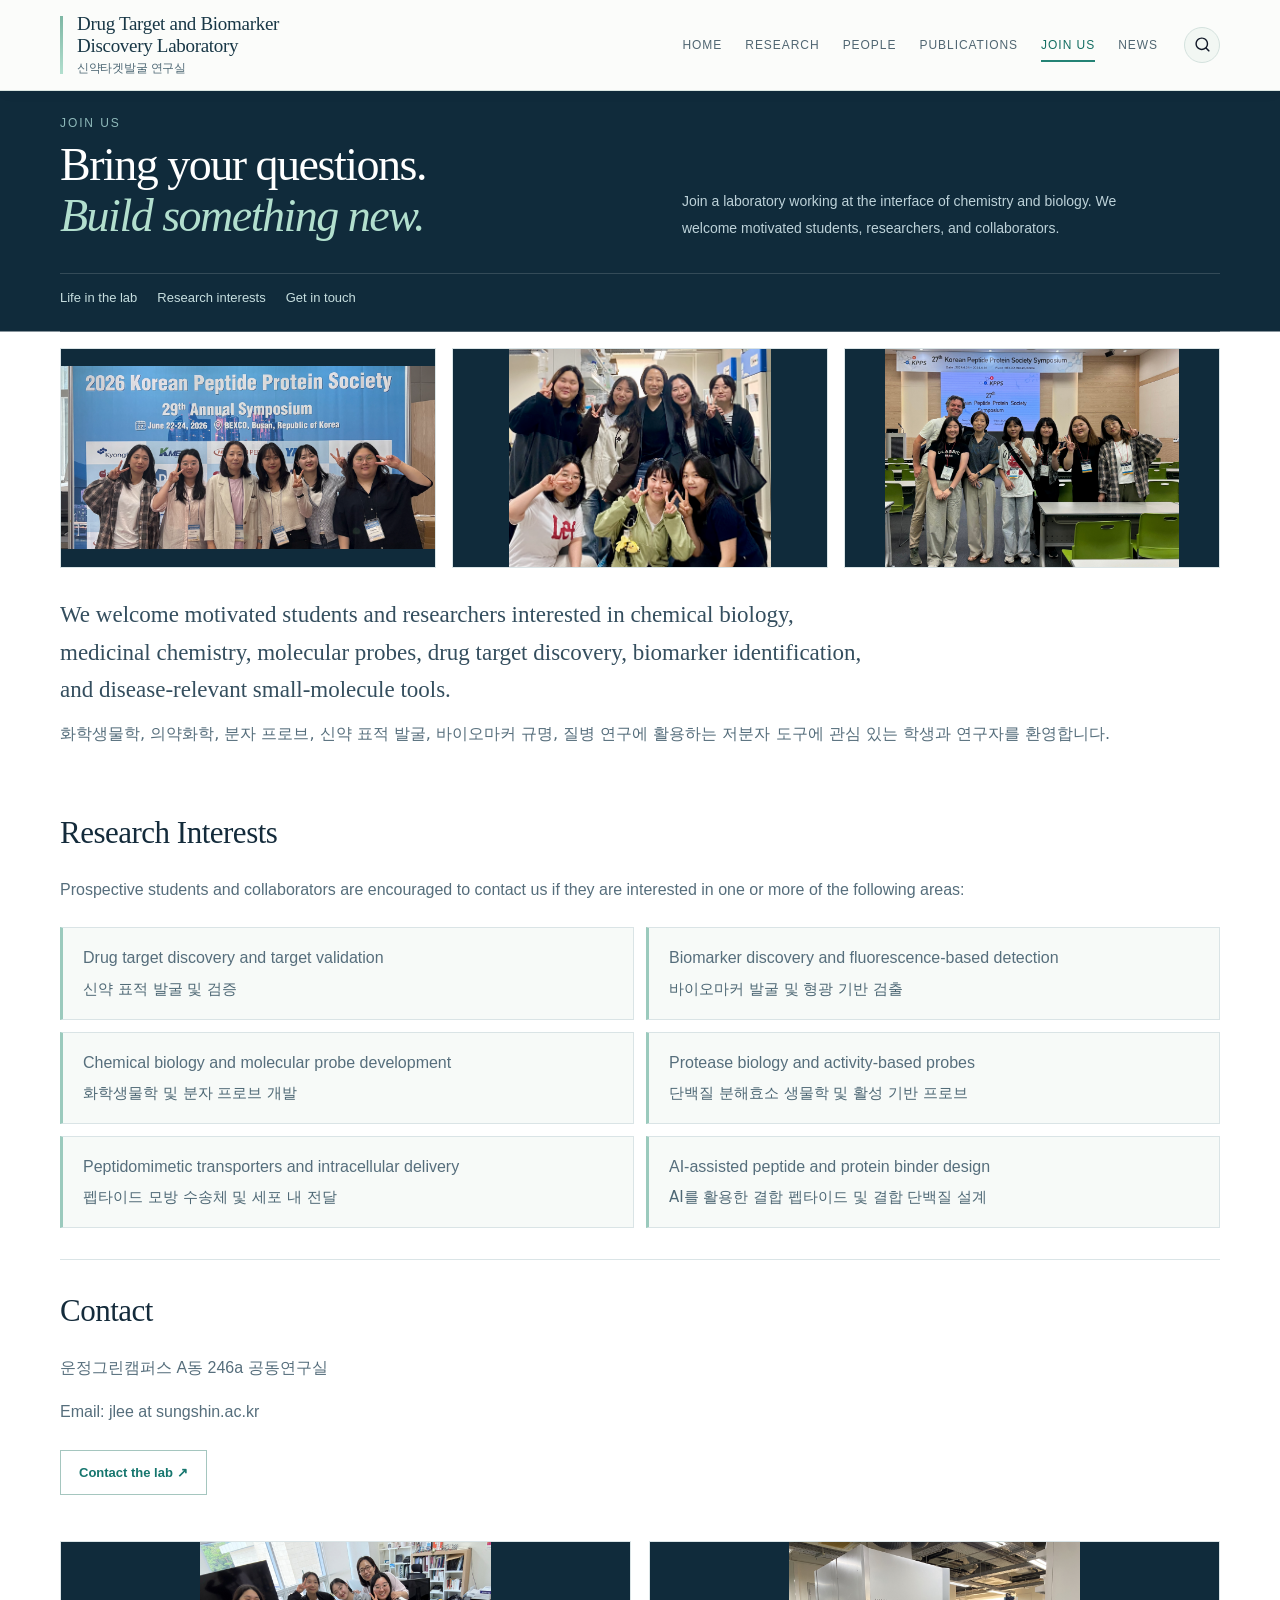
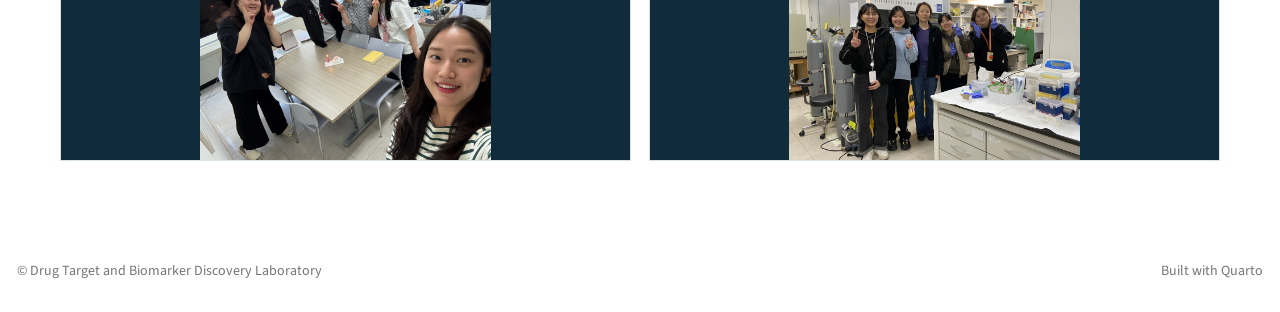
<file: docs/join.html>
<!DOCTYPE html>
<html xmlns="http://www.w3.org/1999/xhtml" lang="en" xml:lang="en"><head>

<meta charset="utf-8">
<meta name="generator" content="quarto-1.9.38">

<meta name="viewport" content="width=device-width, initial-scale=1.0, user-scalable=yes">


<title>Join Us – Drug Target and Biomarker Discovery Laboratory</title>
<style>
/* Default styles provided by pandoc.
** See https://pandoc.org/MANUAL.html#variables-for-html for config info.
*/
code{white-space: pre-wrap;}
span.smallcaps{font-variant: small-caps;}
div.columns{display: flex; gap: min(4vw, 1.5em);}
div.column{flex: auto; overflow-x: auto;}
div.hanging-indent{margin-left: 1.5em; text-indent: -1.5em;}
ul.task-list{list-style: none;}
ul.task-list li input[type="checkbox"] {
  width: 0.8em;
  margin: 0 0.8em 0.2em -1em; /* quarto-specific, see https://github.com/quarto-dev/quarto-cli/issues/4556 */ 
  vertical-align: middle;
}
</style>


<script src="site_libs/quarto-nav/quarto-nav.js"></script>
<script src="site_libs/clipboard/clipboard.min.js"></script>
<script src="site_libs/quarto-search/autocomplete.umd.js"></script>
<script src="site_libs/quarto-search/fuse.min.js"></script>
<script src="site_libs/quarto-search/quarto-search.js"></script>
<meta name="quarto:offset" content="./">
<link href="./favicon.png" rel="icon" type="image/png">
<script src="site_libs/quarto-html/quarto.js" type="module"></script>
<script src="site_libs/quarto-html/tabsets/tabsets.js" type="module"></script>
<script src="site_libs/quarto-html/popper.min.js"></script>
<script src="site_libs/quarto-html/tippy.umd.min.js"></script>
<script src="site_libs/quarto-html/anchor.min.js"></script>
<link href="site_libs/quarto-html/tippy.css" rel="stylesheet">
<link href="site_libs/quarto-html/quarto-syntax-highlighting-15634bcf2e68342d4ad2dfa704d543f6.css" rel="stylesheet" id="quarto-text-highlighting-styles">
<script src="site_libs/bootstrap/bootstrap.min.js"></script>
<link href="site_libs/bootstrap/bootstrap-icons.css" rel="stylesheet">
<link href="site_libs/bootstrap/bootstrap-229c98228d6658ced2398abaaa2bba8a.min.css" rel="stylesheet" append-hash="true" id="quarto-bootstrap" data-mode="light">
<script id="quarto-search-options" type="application/json">{
  "location": "navbar",
  "copy-button": false,
  "collapse-after": 3,
  "panel-placement": "end",
  "type": "overlay",
  "limit": 50,
  "keyboard-shortcut": [
    "f",
    "/",
    "s"
  ],
  "show-item-context": false,
  "language": {
    "search-no-results-text": "No results",
    "search-matching-documents-text": "matching documents",
    "search-copy-link-title": "Copy link to search",
    "search-hide-matches-text": "Hide additional matches",
    "search-more-match-text": "more match in this document",
    "search-more-matches-text": "more matches in this document",
    "search-clear-button-title": "Clear",
    "search-text-placeholder": "",
    "search-detached-cancel-button-title": "Cancel",
    "search-submit-button-title": "Submit",
    "search-label": "Search"
  }
}</script>


<link rel="stylesheet" href="styles.css?v=20261109-readable">
</head>

<body class="nav-fixed quarto-light">

<div id="quarto-search-results"></div>
  <header id="quarto-header" class="headroom fixed-top">
    <nav class="navbar navbar-expand-lg " data-bs-theme="dark">
      <div class="navbar-container container-fluid">
      <div class="navbar-brand-container mx-auto">
    <a class="navbar-brand" href="./index.html">
    <span class="navbar-title">Drug Target and Biomarker Discovery Laboratory</span>
    </a>
  </div>
            <div id="quarto-search" class="" title="Search"></div>
          <button class="navbar-toggler" type="button" data-bs-toggle="collapse" data-bs-target="#navbarCollapse" aria-controls="navbarCollapse" role="menu" aria-expanded="false" aria-label="Toggle navigation" onclick="if (window.quartoToggleHeadroom) { window.quartoToggleHeadroom(); }">
  <span class="navbar-toggler-icon"></span>
</button>
          <div class="collapse navbar-collapse" id="navbarCollapse">
            <ul class="navbar-nav navbar-nav-scroll ms-auto">
  <li class="nav-item">
    <a class="nav-link" href="./index.html"> 
<span class="menu-text">Home</span></a>
  </li>  
  <li class="nav-item">
    <a class="nav-link" href="./research.html"> 
<span class="menu-text">Research</span></a>
  </li>  
  <li class="nav-item">
    <a class="nav-link" href="./people.html"> 
<span class="menu-text">People</span></a>
  </li>  
  <li class="nav-item">
    <a class="nav-link" href="./publications.html"> 
<span class="menu-text">Publications</span></a>
  </li>  
  <li class="nav-item">
    <a class="nav-link active" href="./join.html" aria-current="page"> 
<span class="menu-text">Join Us</span></a>
  </li>  
  <li class="nav-item">
    <a class="nav-link" href="./news.html"> 
<span class="menu-text">News</span></a>
  </li>  
</ul>
          </div> <!-- /navcollapse -->
            <div class="quarto-navbar-tools">
</div>
      </div> <!-- /container-fluid -->
    </nav>
</header>
<!-- content -->
<div id="quarto-content" class="quarto-container page-columns page-rows-contents page-layout-full page-navbar">
<!-- sidebar -->
<!-- margin-sidebar -->
    
<!-- main -->
<main class="content column-page" id="quarto-document-content"><div class="lab-page-intro" data-page="join"><div class="lab-intro-inner"><div><div class="lab-page-label">Join Us</div><h1>Bring your questions.<br><em>Build something new.</em></h1></div><p>Join a laboratory working at the interface of chemistry and biology. We welcome motivated students, researchers, and collaborators.</p><nav class="lab-intro-nav" aria-label="Join Us sections"><a href="#lab-life">Life in the lab</a><a href="#research-interests">Research interests</a><a href="#contact">Get in touch</a></nav></div></div>




<div id="lab-life" class="join-photos" style="display:flex;flex-wrap:wrap;align-items:flex-start;gap:12px;margin-bottom:1rem;">
  <img src="images/labpic.jpg" alt="Research group photo" height="220" style="height:220px;width:auto;max-width:100%;object-fit:contain;display:block;">
  <img src="images/labpic2.png" alt="Research group photo" height="220" style="height:220px;width:auto;max-width:100%;object-fit:contain;display:block;">
  <img src="images/IMG_4760.jpg" alt="Group photo at the 27th Korean Peptide Protein Society Symposium, Busan, 2024" height="220" style="height:220px;width:auto;max-width:100%;object-fit:contain;display:block;">
</div>
<p>We welcome motivated students and researchers interested in chemical biology, medicinal chemistry, molecular probes, drug target discovery, biomarker identification, and disease-relevant small-molecule tools.</p>
<p class="join-translation" lang="ko">화학생물학, 의약화학, 분자 프로브, 신약 표적 발굴, 바이오마커 규명, 질병 연구에 활용하는 저분자 도구에 관심 있는 학생과 연구자를 환영합니다.</p>
<section id="research-interests" class="level2">
<h2 class="anchored" data-anchor-id="research-interests">Research Interests</h2>
<p>Prospective students and collaborators are encouraged to contact us if they are interested in one or more of the following areas:</p>
<ul>
<li>Drug target discovery and target validation<span class="join-translation" lang="ko">신약 표적 발굴 및 검증</span></li>
<li>Biomarker discovery and fluorescence-based detection<span class="join-translation" lang="ko">바이오마커 발굴 및 형광 기반 검출</span></li>
<li>Chemical biology and molecular probe development<span class="join-translation" lang="ko">화학생물학 및 분자 프로브 개발</span></li>
<li>Protease biology and activity-based probes<span class="join-translation" lang="ko">단백질 분해효소 생물학 및 활성 기반 프로브</span></li>
<li>Peptidomimetic transporters and intracellular delivery<span class="join-translation" lang="ko">펩타이드 모방 수송체 및 세포 내 전달</span></li>
<li>AI-assisted peptide and protein binder design<span class="join-translation" lang="ko">AI를 활용한 결합 펩타이드 및 결합 단백질 설계</span></li>
</ul>
</section>
<section id="contact" class="level2">
<h2 class="anchored" data-anchor-id="contact">Contact</h2>
<p>운정그린캠퍼스 A동 246a 공동연구실</p>
<p>Email: jlee at sungshin.ac.kr</p><a class="lab-contact-link" href="mailto:jlee@sungshin.ac.kr">Contact the lab ↗</a>
<div class="join-photo-bottom" style="display:flex;flex-wrap:wrap;align-items:flex-start;gap:12px;margin:1.5rem 0 1rem;">
  <img src="images/IMG_6344.JPG" alt="Research group gathering in the office" height="220" style="height:220px;width:auto;max-width:100%;object-fit:contain;display:block;">
  <img src="images/IMG_3556.jpg" alt="Research group photo in the laboratory" height="220" style="height:220px;width:auto;max-width:100%;object-fit:contain;display:block;">
</div>


</section>

</main> <!-- /main -->
<script id="quarto-html-after-body" type="application/javascript">
  window.document.addEventListener("DOMContentLoaded", function (event) {
    const icon = "";
    const anchorJS = new window.AnchorJS();
    anchorJS.options = {
      placement: 'right',
      icon: icon
    };
    anchorJS.add('.anchored');
    const isCodeAnnotation = (el) => {
      for (const clz of el.classList) {
        if (clz.startsWith('code-annotation-')) {                     
          return true;
        }
      }
      return false;
    }
    const onCopySuccess = function(e) {
      // button target
      const button = e.trigger;
      // don't keep focus
      button.blur();
      // flash "checked"
      button.classList.add('code-copy-button-checked');
      var currentTitle = button.getAttribute("title");
      button.setAttribute("title", "Copied!");
      let tooltip;
      if (window.bootstrap) {
        button.setAttribute("data-bs-toggle", "tooltip");
        button.setAttribute("data-bs-placement", "left");
        button.setAttribute("data-bs-title", "Copied!");
        tooltip = new bootstrap.Tooltip(button, 
          { trigger: "manual", 
            customClass: "code-copy-button-tooltip",
            offset: [0, -8]});
        tooltip.show();    
      }
      setTimeout(function() {
        if (tooltip) {
          tooltip.hide();
          button.removeAttribute("data-bs-title");
          button.removeAttribute("data-bs-toggle");
          button.removeAttribute("data-bs-placement");
        }
        button.setAttribute("title", currentTitle);
        button.classList.remove('code-copy-button-checked');
      }, 1000);
      // clear code selection
      e.clearSelection();
    }
    const getTextToCopy = function(trigger) {
      const outerScaffold = trigger.parentElement.cloneNode(true);
      const codeEl = outerScaffold.querySelector('code');
      for (const childEl of codeEl.children) {
        if (isCodeAnnotation(childEl)) {
          childEl.remove();
        }
      }
      return codeEl.innerText;
    }
    const clipboard = new window.ClipboardJS('.code-copy-button:not([data-in-quarto-modal])', {
      text: getTextToCopy
    });
    clipboard.on('success', onCopySuccess);
    if (window.document.getElementById('quarto-embedded-source-code-modal')) {
      const clipboardModal = new window.ClipboardJS('.code-copy-button[data-in-quarto-modal]', {
        text: getTextToCopy,
        container: window.document.getElementById('quarto-embedded-source-code-modal')
      });
      clipboardModal.on('success', onCopySuccess);
    }
      var localhostRegex = new RegExp(/^(?:http|https):\/\/localhost\:?[0-9]*\//);
      var mailtoRegex = new RegExp(/^mailto:/);
        var filterRegex = new RegExp('/' + window.location.host + '/');
      var isInternal = (href) => {
          return filterRegex.test(href) || localhostRegex.test(href) || mailtoRegex.test(href);
      }
      // Inspect non-navigation links and adorn them if external
     var links = window.document.querySelectorAll('a[href]:not(.nav-link):not(.navbar-brand):not(.toc-action):not(.sidebar-link):not(.sidebar-item-toggle):not(.pagination-link):not(.no-external):not([aria-hidden]):not(.dropdown-item):not(.quarto-navigation-tool):not(.about-link)');
      for (var i=0; i<links.length; i++) {
        const link = links[i];
        if (!isInternal(link.href)) {
          // undo the damage that might have been done by quarto-nav.js in the case of
          // links that we want to consider external
          if (link.dataset.originalHref !== undefined) {
            link.href = link.dataset.originalHref;
          }
        }
      }
    function tippyHover(el, contentFn, onTriggerFn, onUntriggerFn) {
      const config = {
        allowHTML: true,
        maxWidth: 500,
        delay: 100,
        arrow: false,
        appendTo: function(el) {
            return el.parentElement;
        },
        interactive: true,
        interactiveBorder: 10,
        theme: 'quarto',
        placement: 'bottom-start',
      };
      if (contentFn) {
        config.content = contentFn;
      }
      if (onTriggerFn) {
        config.onTrigger = onTriggerFn;
      }
      if (onUntriggerFn) {
        config.onUntrigger = onUntriggerFn;
      }
      window.tippy(el, config); 
    }
    const noterefs = window.document.querySelectorAll('a[role="doc-noteref"]');
    for (var i=0; i<noterefs.length; i++) {
      const ref = noterefs[i];
      tippyHover(ref, function() {
        // use id or data attribute instead here
        let href = ref.getAttribute('data-footnote-href') || ref.getAttribute('href');
        try { href = new URL(href).hash; } catch {}
        const id = href.replace(/^#\/?/, "");
        const note = window.document.getElementById(id);
        if (note) {
          return note.innerHTML;
        } else {
          return "";
        }
      });
    }
    const xrefs = window.document.querySelectorAll('a.quarto-xref');
    const processXRef = (id, note) => {
      // Strip column container classes
      const stripColumnClz = (el) => {
        el.classList.remove("page-full", "page-columns");
        if (el.children) {
          for (const child of el.children) {
            stripColumnClz(child);
          }
        }
      }
      stripColumnClz(note)
      if (id === null || id.startsWith('sec-')) {
        // Special case sections, only their first couple elements
        const container = document.createElement("div");
        if (note.children && note.children.length > 2) {
          container.appendChild(note.children[0].cloneNode(true));
          for (let i = 1; i < note.children.length; i++) {
            const child = note.children[i];
            if (child.tagName === "P" && child.innerText === "") {
              continue;
            } else {
              container.appendChild(child.cloneNode(true));
              break;
            }
          }
          if (window.Quarto?.typesetMath) {
            window.Quarto.typesetMath(container);
          }
          return container.innerHTML
        } else {
          if (window.Quarto?.typesetMath) {
            window.Quarto.typesetMath(note);
          }
          return note.innerHTML;
        }
      } else {
        // Remove any anchor links if they are present
        const anchorLink = note.querySelector('a.anchorjs-link');
        if (anchorLink) {
          anchorLink.remove();
        }
        if (window.Quarto?.typesetMath) {
          window.Quarto.typesetMath(note);
        }
        if (note.classList.contains("callout")) {
          return note.outerHTML;
        } else {
          return note.innerHTML;
        }
      }
    }
    for (var i=0; i<xrefs.length; i++) {
      const xref = xrefs[i];
      tippyHover(xref, undefined, function(instance) {
        instance.disable();
        let url = xref.getAttribute('href');
        let hash = undefined; 
        if (url.startsWith('#')) {
          hash = url;
        } else {
          try { hash = new URL(url).hash; } catch {}
        }
        if (hash) {
          const id = hash.replace(/^#\/?/, "");
          const note = window.document.getElementById(id);
          if (note !== null) {
            try {
              const html = processXRef(id, note.cloneNode(true));
              instance.setContent(html);
            } finally {
              instance.enable();
              instance.show();
            }
          } else {
            // See if we can fetch this
            fetch(url.split('#')[0])
            .then(res => res.text())
            .then(html => {
              const parser = new DOMParser();
              const htmlDoc = parser.parseFromString(html, "text/html");
              const note = htmlDoc.getElementById(id);
              if (note !== null) {
                const html = processXRef(id, note);
                instance.setContent(html);
              } 
            }).finally(() => {
              instance.enable();
              instance.show();
            });
          }
        } else {
          // See if we can fetch a full url (with no hash to target)
          // This is a special case and we should probably do some content thinning / targeting
          fetch(url)
          .then(res => res.text())
          .then(html => {
            const parser = new DOMParser();
            const htmlDoc = parser.parseFromString(html, "text/html");
            const note = htmlDoc.querySelector('main.content');
            if (note !== null) {
              // This should only happen for chapter cross references
              // (since there is no id in the URL)
              // remove the first header
              if (note.children.length > 0 && note.children[0].tagName === "HEADER") {
                note.children[0].remove();
              }
              const html = processXRef(null, note);
              instance.setContent(html);
            } 
          }).finally(() => {
            instance.enable();
            instance.show();
          });
        }
      }, function(instance) {
      });
    }
        let selectedAnnoteEl;
        const selectorForAnnotation = ( cell, annotation) => {
          let cellAttr = 'data-code-cell="' + cell + '"';
          let lineAttr = 'data-code-annotation="' +  annotation + '"';
          const selector = 'span[' + cellAttr + '][' + lineAttr + ']';
          return selector;
        }
        const selectCodeLines = (annoteEl) => {
          const doc = window.document;
          const targetCell = annoteEl.getAttribute("data-target-cell");
          const targetAnnotation = annoteEl.getAttribute("data-target-annotation");
          const annoteSpan = window.document.querySelector(selectorForAnnotation(targetCell, targetAnnotation));
          const lines = annoteSpan.getAttribute("data-code-lines").split(",");
          const lineIds = lines.map((line) => {
            return targetCell + "-" + line;
          })
          let top = null;
          let height = null;
          let parent = null;
          if (lineIds.length > 0) {
              //compute the position of the single el (top and bottom and make a div)
              const el = window.document.getElementById(lineIds[0]);
              top = el.offsetTop;
              height = el.offsetHeight;
              parent = el.parentElement.parentElement;
            if (lineIds.length > 1) {
              const lastEl = window.document.getElementById(lineIds[lineIds.length - 1]);
              const bottom = lastEl.offsetTop + lastEl.offsetHeight;
              height = bottom - top;
            }
            if (top !== null && height !== null && parent !== null) {
              // cook up a div (if necessary) and position it 
              let div = window.document.getElementById("code-annotation-line-highlight");
              if (div === null) {
                div = window.document.createElement("div");
                div.setAttribute("id", "code-annotation-line-highlight");
                div.style.position = 'absolute';
                parent.appendChild(div);
              }
              div.style.top = top - 2 + "px";
              div.style.height = height + 4 + "px";
              div.style.left = 0;
              let gutterDiv = window.document.getElementById("code-annotation-line-highlight-gutter");
              if (gutterDiv === null) {
                gutterDiv = window.document.createElement("div");
                gutterDiv.setAttribute("id", "code-annotation-line-highlight-gutter");
                gutterDiv.style.position = 'absolute';
                const codeCell = window.document.getElementById(targetCell);
                const gutter = codeCell.querySelector('.code-annotation-gutter');
                gutter.appendChild(gutterDiv);
              }
              gutterDiv.style.top = top - 2 + "px";
              gutterDiv.style.height = height + 4 + "px";
            }
            selectedAnnoteEl = annoteEl;
          }
        };
        const unselectCodeLines = () => {
          const elementsIds = ["code-annotation-line-highlight", "code-annotation-line-highlight-gutter"];
          elementsIds.forEach((elId) => {
            const div = window.document.getElementById(elId);
            if (div) {
              div.remove();
            }
          });
          selectedAnnoteEl = undefined;
        };
          // Handle positioning of the toggle
      window.addEventListener(
        "resize",
        throttle(() => {
          elRect = undefined;
          if (selectedAnnoteEl) {
            selectCodeLines(selectedAnnoteEl);
          }
        }, 10)
      );
      function throttle(fn, ms) {
      let throttle = false;
      let timer;
        return (...args) => {
          if(!throttle) { // first call gets through
              fn.apply(this, args);
              throttle = true;
          } else { // all the others get throttled
              if(timer) clearTimeout(timer); // cancel #2
              timer = setTimeout(() => {
                fn.apply(this, args);
                timer = throttle = false;
              }, ms);
          }
        };
      }
        // Attach click handler to the DT
        const annoteDls = window.document.querySelectorAll('dt[data-target-cell]');
        for (const annoteDlNode of annoteDls) {
          annoteDlNode.addEventListener('click', (event) => {
            const clickedEl = event.target;
            if (clickedEl !== selectedAnnoteEl) {
              unselectCodeLines();
              const activeEl = window.document.querySelector('dt[data-target-cell].code-annotation-active');
              if (activeEl) {
                activeEl.classList.remove('code-annotation-active');
              }
              selectCodeLines(clickedEl);
              clickedEl.classList.add('code-annotation-active');
            } else {
              // Unselect the line
              unselectCodeLines();
              clickedEl.classList.remove('code-annotation-active');
            }
          });
        }
    const findCites = (el) => {
      const parentEl = el.parentElement;
      if (parentEl) {
        const cites = parentEl.dataset.cites;
        if (cites) {
          return {
            el,
            cites: cites.split(' ')
          };
        } else {
          return findCites(el.parentElement)
        }
      } else {
        return undefined;
      }
    };
    var bibliorefs = window.document.querySelectorAll('a[role="doc-biblioref"]');
    for (var i=0; i<bibliorefs.length; i++) {
      const ref = bibliorefs[i];
      const citeInfo = findCites(ref);
      if (citeInfo) {
        tippyHover(citeInfo.el, function() {
          var popup = window.document.createElement('div');
          citeInfo.cites.forEach(function(cite) {
            var citeDiv = window.document.createElement('div');
            citeDiv.classList.add('hanging-indent');
            citeDiv.classList.add('csl-entry');
            var biblioDiv = window.document.getElementById('ref-' + cite);
            if (biblioDiv) {
              citeDiv.innerHTML = biblioDiv.innerHTML;
            }
            popup.appendChild(citeDiv);
          });
          return popup.innerHTML;
        });
      }
    }
  });
  </script>
</div> <!-- /content -->
<footer class="footer">
  <div class="nav-footer">
    <div class="nav-footer-left">
<p>© Drug Target and Biomarker Discovery Laboratory</p>
</div>   
    <div class="nav-footer-center">
      &nbsp;
    </div>
    <div class="nav-footer-right">
<p>Built with Quarto</p>
</div>
  </div>
</footer>




</body></html>
</file>
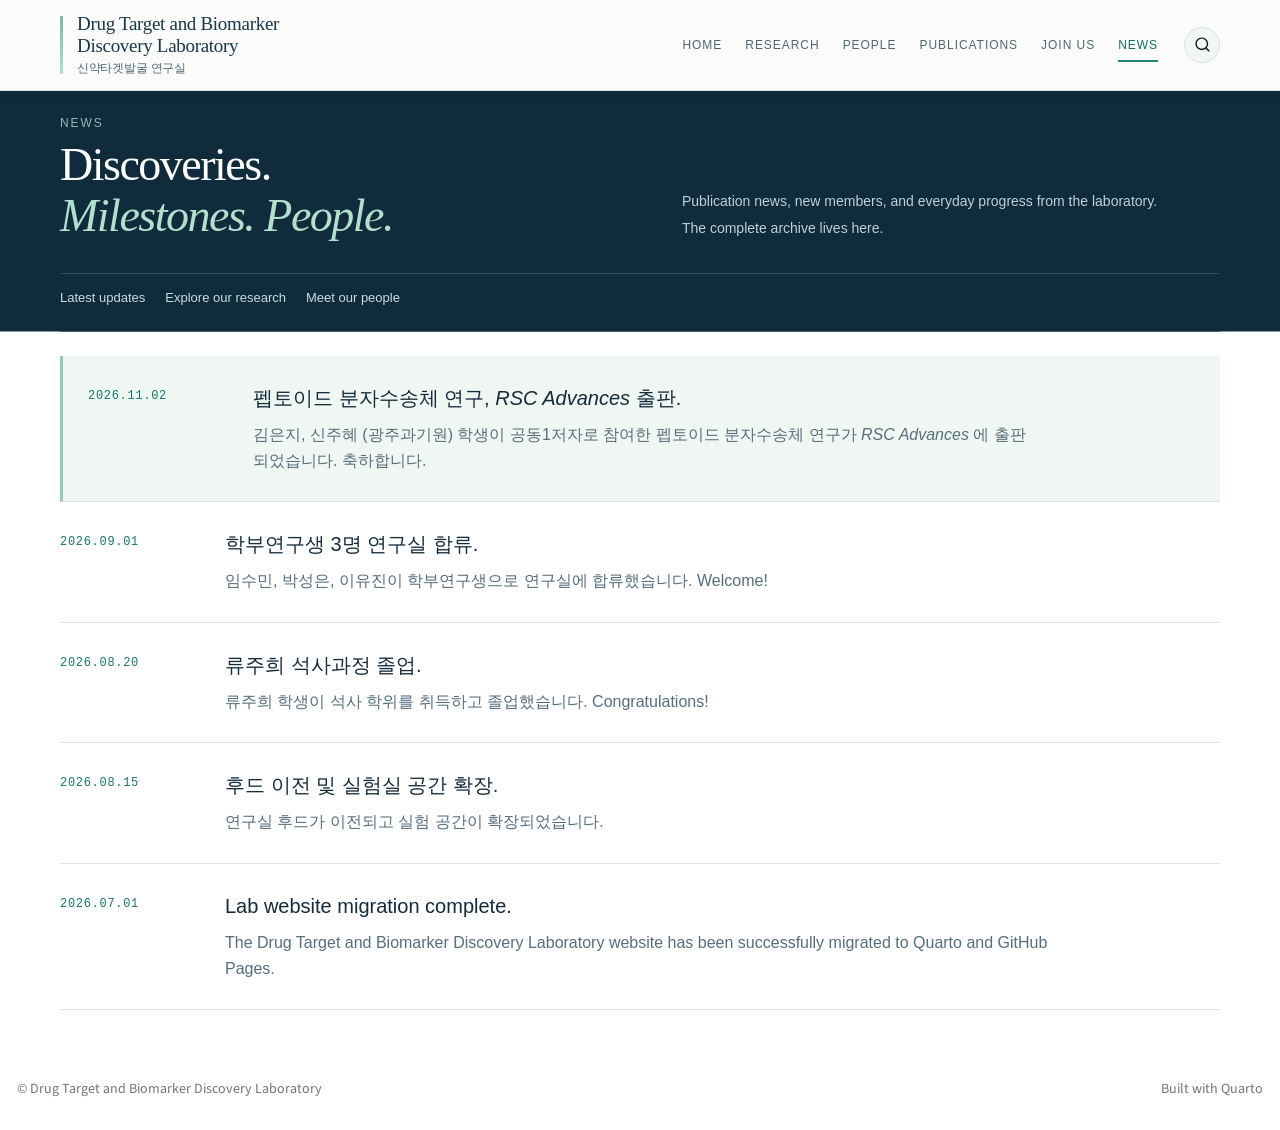
<file: docs/news.html>
<!DOCTYPE html>
<html xmlns="http://www.w3.org/1999/xhtml" lang="en" xml:lang="en"><head>

<meta charset="utf-8">
<meta name="generator" content="quarto-1.9.38">

<meta name="viewport" content="width=device-width, initial-scale=1.0, user-scalable=yes">


<title>News – Drug Target and Biomarker Discovery Laboratory</title>
<style>
/* Default styles provided by pandoc.
** See https://pandoc.org/MANUAL.html#variables-for-html for config info.
*/
code{white-space: pre-wrap;}
span.smallcaps{font-variant: small-caps;}
div.columns{display: flex; gap: min(4vw, 1.5em);}
div.column{flex: auto; overflow-x: auto;}
div.hanging-indent{margin-left: 1.5em; text-indent: -1.5em;}
ul.task-list{list-style: none;}
ul.task-list li input[type="checkbox"] {
  width: 0.8em;
  margin: 0 0.8em 0.2em -1em; /* quarto-specific, see https://github.com/quarto-dev/quarto-cli/issues/4556 */ 
  vertical-align: middle;
}
</style>


<script src="site_libs/quarto-nav/quarto-nav.js"></script>
<script src="site_libs/clipboard/clipboard.min.js"></script>
<script src="site_libs/quarto-search/autocomplete.umd.js"></script>
<script src="site_libs/quarto-search/fuse.min.js"></script>
<script src="site_libs/quarto-search/quarto-search.js"></script>
<meta name="quarto:offset" content="./">
<link href="./favicon.png" rel="icon" type="image/png">
<script src="site_libs/quarto-html/quarto.js" type="module"></script>
<script src="site_libs/quarto-html/tabsets/tabsets.js" type="module"></script>
<script src="site_libs/quarto-html/popper.min.js"></script>
<script src="site_libs/quarto-html/tippy.umd.min.js"></script>
<script src="site_libs/quarto-html/anchor.min.js"></script>
<link href="site_libs/quarto-html/tippy.css" rel="stylesheet">
<link href="site_libs/quarto-html/quarto-syntax-highlighting-15634bcf2e68342d4ad2dfa704d543f6.css" rel="stylesheet" id="quarto-text-highlighting-styles">
<script src="site_libs/bootstrap/bootstrap.min.js"></script>
<link href="site_libs/bootstrap/bootstrap-icons.css" rel="stylesheet">
<link href="site_libs/bootstrap/bootstrap-229c98228d6658ced2398abaaa2bba8a.min.css" rel="stylesheet" append-hash="true" id="quarto-bootstrap" data-mode="light">
<script id="quarto-search-options" type="application/json">{
  "location": "navbar",
  "copy-button": false,
  "collapse-after": 3,
  "panel-placement": "end",
  "type": "overlay",
  "limit": 50,
  "keyboard-shortcut": [
    "f",
    "/",
    "s"
  ],
  "show-item-context": false,
  "language": {
    "search-no-results-text": "No results",
    "search-matching-documents-text": "matching documents",
    "search-copy-link-title": "Copy link to search",
    "search-hide-matches-text": "Hide additional matches",
    "search-more-match-text": "more match in this document",
    "search-more-matches-text": "more matches in this document",
    "search-clear-button-title": "Clear",
    "search-text-placeholder": "",
    "search-detached-cancel-button-title": "Cancel",
    "search-submit-button-title": "Submit",
    "search-label": "Search"
  }
}</script>


<link rel="stylesheet" href="styles.css?v=20261109-readable">
</head>

<body class="nav-fixed quarto-light">

<div id="quarto-search-results"></div>
  <header id="quarto-header" class="headroom fixed-top">
    <nav class="navbar navbar-expand-lg " data-bs-theme="dark">
      <div class="navbar-container container-fluid">
      <div class="navbar-brand-container mx-auto">
    <a class="navbar-brand" href="./index.html">
    <span class="navbar-title">Drug Target and Biomarker Discovery Laboratory</span>
    </a>
  </div>
            <div id="quarto-search" class="" title="Search"></div>
          <button class="navbar-toggler" type="button" data-bs-toggle="collapse" data-bs-target="#navbarCollapse" aria-controls="navbarCollapse" role="menu" aria-expanded="false" aria-label="Toggle navigation" onclick="if (window.quartoToggleHeadroom) { window.quartoToggleHeadroom(); }">
  <span class="navbar-toggler-icon"></span>
</button>
          <div class="collapse navbar-collapse" id="navbarCollapse">
            <ul class="navbar-nav navbar-nav-scroll ms-auto">
  <li class="nav-item">
    <a class="nav-link" href="./index.html"> 
<span class="menu-text">Home</span></a>
  </li>  
  <li class="nav-item">
    <a class="nav-link" href="./research.html"> 
<span class="menu-text">Research</span></a>
  </li>  
  <li class="nav-item">
    <a class="nav-link" href="./people.html"> 
<span class="menu-text">People</span></a>
  </li>  
  <li class="nav-item">
    <a class="nav-link" href="./publications.html"> 
<span class="menu-text">Publications</span></a>
  </li>  
  <li class="nav-item">
    <a class="nav-link" href="./join.html"> 
<span class="menu-text">Join Us</span></a>
  </li>  
  <li class="nav-item">
    <a class="nav-link active" href="./news.html" aria-current="page"> 
<span class="menu-text">News</span></a>
  </li>  
</ul>
          </div> <!-- /navcollapse -->
            <div class="quarto-navbar-tools">
</div>
      </div> <!-- /container-fluid -->
    </nav>
</header>
<!-- content -->
<div id="quarto-content" class="quarto-container page-columns page-rows-contents page-layout-full page-navbar">
<!-- sidebar -->
<!-- margin-sidebar -->
    
<!-- main -->
<main class="content column-page" id="quarto-document-content">

<div class="lab-page-intro" data-page="news"><div class="lab-intro-inner"><div><div class="lab-page-label">News</div><h1>Discoveries.<br><em>Milestones. People.</em></h1></div><p>Publication news, new members, and everyday progress from the laboratory. The complete archive lives here.</p><nav class="lab-intro-nav" aria-label="News sections"><a href="#news-archive">Latest updates</a><a href="research.html">Explore our research</a><a href="people.html">Meet our people</a></nav></div></div>


<div id="news-archive">
<div class="news-list">
<div class="update-item">
  <div style="position:absolute;left:0;top:0;bottom:0;width:3px;background:#94a3b8;"></div>
  <div style="position:absolute;left:3px;top:0;bottom:0;width:3px;background:#2563eb;"></div>
  <span style="display:block;font-size:0.88rem;font-weight:600;font-family:ui-monospace,monospace;margin-bottom:0.15rem;">2026.11.02</span>
  <span style="display:block;font-size:0.88rem;font-weight:600;margin-bottom:0.15rem;"><a href="https://doi.org/10.1039/D6RA06745J">펩토이드 분자수송체 연구, <em>RSC Advances</em> 출판.</a></span>
  <span style="display:block;font-size:0.88rem;color:#475569;">김은지, 신주혜 (광주과기원) 학생이 공동1저자로 참여한 펩토이드 분자수송체 연구가 <em>RSC Advances</em> 에 출판 되었습니다. 축하합니다.</span>
</div>

<div class="update-item">
  <div style="position:absolute;left:0;top:0;bottom:0;width:3px;background:#94a3b8;"></div>
  <div style="position:absolute;left:3px;top:0;bottom:0;width:3px;background:#2563eb;"></div>
  <span style="display:block;font-size:0.88rem;font-weight:600;font-family:ui-monospace,monospace;margin-bottom:0.15rem;">2026.09.01</span>
  <span style="display:block;font-size:0.88rem;font-weight:600;margin-bottom:0.15rem;">학부연구생 3명 연구실 합류.</span>
  <span style="display:block;font-size:0.88rem;color:#475569;">임수민, 박성은, 이유진이 학부연구생으로 연구실에 합류했습니다. Welcome!</span>
</div>

<div class="update-item">
  <div style="position:absolute;left:0;top:0;bottom:0;width:3px;background:#94a3b8;"></div>
  <div style="position:absolute;left:3px;top:0;bottom:0;width:3px;background:#2563eb;"></div>
  <span style="display:block;font-size:0.88rem;font-weight:600;font-family:ui-monospace,monospace;margin-bottom:0.15rem;">2026.08.20</span>
  <span style="display:block;font-size:0.88rem;font-weight:600;margin-bottom:0.15rem;">류주희 석사과정 졸업.</span>
  <span style="display:block;font-size:0.88rem;color:#475569;">류주희 학생이 석사 학위를 취득하고 졸업했습니다. Congratulations!</span>
</div>

<div class="update-item">
  <div style="position:absolute;left:0;top:0;bottom:0;width:3px;background:#94a3b8;"></div>
  <div style="position:absolute;left:3px;top:0;bottom:0;width:3px;background:#2563eb;"></div>
  <span style="display:block;font-size:0.88rem;font-weight:600;font-family:ui-monospace,monospace;margin-bottom:0.15rem;">2026.08.15</span>
  <span style="display:block;font-size:0.88rem;font-weight:600;margin-bottom:0.15rem;">후드 이전 및 실험실 공간 확장.</span>
  <span style="display:block;font-size:0.88rem;color:#475569;">연구실 후드가 이전되고 실험 공간이 확장되었습니다.</span>
</div>

<div class="update-item">
  <div style="position:absolute;left:0;top:0;bottom:0;width:3px;background:#94a3b8;"></div>
  <div style="position:absolute;left:3px;top:0;bottom:0;width:3px;background:#2563eb;"></div>
  <span style="display:block;font-size:0.88rem;font-weight:600;font-family:ui-monospace,monospace;margin-bottom:0.15rem;">2026.07.01</span>
  <span style="display:block;font-size:0.88rem;font-weight:600;margin-bottom:0.15rem;">Lab website migration complete.</span>
  <span style="display:block;font-size:0.88rem;color:#475569;">The Drug Target and Biomarker Discovery Laboratory website has been successfully migrated to Quarto and GitHub Pages.</span>
</div>
</div>

<script>
document.addEventListener('DOMContentLoaded', function () {
  var list = document.querySelector('.news-list');
  if (!list) return;
  var isHome = document.getElementById('lab-updates') !== null;
  var items = Array.from(list.querySelectorAll('.update-item'));

  function newsDate(item) {
    var dateSpan = item.querySelector('span[style*="monospace"]');
    return dateSpan ? Number(dateSpan.textContent.trim().replace(/\D/g, '')) : 0;
  }

  items.sort(function (a, b) { return newsDate(b) - newsDate(a); });
  items.forEach(function (item, index) {
    list.appendChild(item);
    item.style.display = isHome && index >= 2 ? 'none' : '';
  });

  var emptyMessage = document.getElementById('no-recent-news');
  if (emptyMessage) emptyMessage.hidden = items.length > 0;
});
</script>
</div>

</main> <!-- /main -->
<script id="quarto-html-after-body" type="application/javascript">
  window.document.addEventListener("DOMContentLoaded", function (event) {
    const icon = "";
    const anchorJS = new window.AnchorJS();
    anchorJS.options = {
      placement: 'right',
      icon: icon
    };
    anchorJS.add('.anchored');
    const isCodeAnnotation = (el) => {
      for (const clz of el.classList) {
        if (clz.startsWith('code-annotation-')) {                     
          return true;
        }
      }
      return false;
    }
    const onCopySuccess = function(e) {
      // button target
      const button = e.trigger;
      // don't keep focus
      button.blur();
      // flash "checked"
      button.classList.add('code-copy-button-checked');
      var currentTitle = button.getAttribute("title");
      button.setAttribute("title", "Copied!");
      let tooltip;
      if (window.bootstrap) {
        button.setAttribute("data-bs-toggle", "tooltip");
        button.setAttribute("data-bs-placement", "left");
        button.setAttribute("data-bs-title", "Copied!");
        tooltip = new bootstrap.Tooltip(button, 
          { trigger: "manual", 
            customClass: "code-copy-button-tooltip",
            offset: [0, -8]});
        tooltip.show();    
      }
      setTimeout(function() {
        if (tooltip) {
          tooltip.hide();
          button.removeAttribute("data-bs-title");
          button.removeAttribute("data-bs-toggle");
          button.removeAttribute("data-bs-placement");
        }
        button.setAttribute("title", currentTitle);
        button.classList.remove('code-copy-button-checked');
      }, 1000);
      // clear code selection
      e.clearSelection();
    }
    const getTextToCopy = function(trigger) {
      const outerScaffold = trigger.parentElement.cloneNode(true);
      const codeEl = outerScaffold.querySelector('code');
      for (const childEl of codeEl.children) {
        if (isCodeAnnotation(childEl)) {
          childEl.remove();
        }
      }
      return codeEl.innerText;
    }
    const clipboard = new window.ClipboardJS('.code-copy-button:not([data-in-quarto-modal])', {
      text: getTextToCopy
    });
    clipboard.on('success', onCopySuccess);
    if (window.document.getElementById('quarto-embedded-source-code-modal')) {
      const clipboardModal = new window.ClipboardJS('.code-copy-button[data-in-quarto-modal]', {
        text: getTextToCopy,
        container: window.document.getElementById('quarto-embedded-source-code-modal')
      });
      clipboardModal.on('success', onCopySuccess);
    }
      var localhostRegex = new RegExp(/^(?:http|https):\/\/localhost\:?[0-9]*\//);
      var mailtoRegex = new RegExp(/^mailto:/);
        var filterRegex = new RegExp('/' + window.location.host + '/');
      var isInternal = (href) => {
          return filterRegex.test(href) || localhostRegex.test(href) || mailtoRegex.test(href);
      }
      // Inspect non-navigation links and adorn them if external
     var links = window.document.querySelectorAll('a[href]:not(.nav-link):not(.navbar-brand):not(.toc-action):not(.sidebar-link):not(.sidebar-item-toggle):not(.pagination-link):not(.no-external):not([aria-hidden]):not(.dropdown-item):not(.quarto-navigation-tool):not(.about-link)');
      for (var i=0; i<links.length; i++) {
        const link = links[i];
        if (!isInternal(link.href)) {
          // undo the damage that might have been done by quarto-nav.js in the case of
          // links that we want to consider external
          if (link.dataset.originalHref !== undefined) {
            link.href = link.dataset.originalHref;
          }
        }
      }
    function tippyHover(el, contentFn, onTriggerFn, onUntriggerFn) {
      const config = {
        allowHTML: true,
        maxWidth: 500,
        delay: 100,
        arrow: false,
        appendTo: function(el) {
            return el.parentElement;
        },
        interactive: true,
        interactiveBorder: 10,
        theme: 'quarto',
        placement: 'bottom-start',
      };
      if (contentFn) {
        config.content = contentFn;
      }
      if (onTriggerFn) {
        config.onTrigger = onTriggerFn;
      }
      if (onUntriggerFn) {
        config.onUntrigger = onUntriggerFn;
      }
      window.tippy(el, config); 
    }
    const noterefs = window.document.querySelectorAll('a[role="doc-noteref"]');
    for (var i=0; i<noterefs.length; i++) {
      const ref = noterefs[i];
      tippyHover(ref, function() {
        // use id or data attribute instead here
        let href = ref.getAttribute('data-footnote-href') || ref.getAttribute('href');
        try { href = new URL(href).hash; } catch {}
        const id = href.replace(/^#\/?/, "");
        const note = window.document.getElementById(id);
        if (note) {
          return note.innerHTML;
        } else {
          return "";
        }
      });
    }
    const xrefs = window.document.querySelectorAll('a.quarto-xref');
    const processXRef = (id, note) => {
      // Strip column container classes
      const stripColumnClz = (el) => {
        el.classList.remove("page-full", "page-columns");
        if (el.children) {
          for (const child of el.children) {
            stripColumnClz(child);
          }
        }
      }
      stripColumnClz(note)
      if (id === null || id.startsWith('sec-')) {
        // Special case sections, only their first couple elements
        const container = document.createElement("div");
        if (note.children && note.children.length > 2) {
          container.appendChild(note.children[0].cloneNode(true));
          for (let i = 1; i < note.children.length; i++) {
            const child = note.children[i];
            if (child.tagName === "P" && child.innerText === "") {
              continue;
            } else {
              container.appendChild(child.cloneNode(true));
              break;
            }
          }
          if (window.Quarto?.typesetMath) {
            window.Quarto.typesetMath(container);
          }
          return container.innerHTML
        } else {
          if (window.Quarto?.typesetMath) {
            window.Quarto.typesetMath(note);
          }
          return note.innerHTML;
        }
      } else {
        // Remove any anchor links if they are present
        const anchorLink = note.querySelector('a.anchorjs-link');
        if (anchorLink) {
          anchorLink.remove();
        }
        if (window.Quarto?.typesetMath) {
          window.Quarto.typesetMath(note);
        }
        if (note.classList.contains("callout")) {
          return note.outerHTML;
        } else {
          return note.innerHTML;
        }
      }
    }
    for (var i=0; i<xrefs.length; i++) {
      const xref = xrefs[i];
      tippyHover(xref, undefined, function(instance) {
        instance.disable();
        let url = xref.getAttribute('href');
        let hash = undefined; 
        if (url.startsWith('#')) {
          hash = url;
        } else {
          try { hash = new URL(url).hash; } catch {}
        }
        if (hash) {
          const id = hash.replace(/^#\/?/, "");
          const note = window.document.getElementById(id);
          if (note !== null) {
            try {
              const html = processXRef(id, note.cloneNode(true));
              instance.setContent(html);
            } finally {
              instance.enable();
              instance.show();
            }
          } else {
            // See if we can fetch this
            fetch(url.split('#')[0])
            .then(res => res.text())
            .then(html => {
              const parser = new DOMParser();
              const htmlDoc = parser.parseFromString(html, "text/html");
              const note = htmlDoc.getElementById(id);
              if (note !== null) {
                const html = processXRef(id, note);
                instance.setContent(html);
              } 
            }).finally(() => {
              instance.enable();
              instance.show();
            });
          }
        } else {
          // See if we can fetch a full url (with no hash to target)
          // This is a special case and we should probably do some content thinning / targeting
          fetch(url)
          .then(res => res.text())
          .then(html => {
            const parser = new DOMParser();
            const htmlDoc = parser.parseFromString(html, "text/html");
            const note = htmlDoc.querySelector('main.content');
            if (note !== null) {
              // This should only happen for chapter cross references
              // (since there is no id in the URL)
              // remove the first header
              if (note.children.length > 0 && note.children[0].tagName === "HEADER") {
                note.children[0].remove();
              }
              const html = processXRef(null, note);
              instance.setContent(html);
            } 
          }).finally(() => {
            instance.enable();
            instance.show();
          });
        }
      }, function(instance) {
      });
    }
        let selectedAnnoteEl;
        const selectorForAnnotation = ( cell, annotation) => {
          let cellAttr = 'data-code-cell="' + cell + '"';
          let lineAttr = 'data-code-annotation="' +  annotation + '"';
          const selector = 'span[' + cellAttr + '][' + lineAttr + ']';
          return selector;
        }
        const selectCodeLines = (annoteEl) => {
          const doc = window.document;
          const targetCell = annoteEl.getAttribute("data-target-cell");
          const targetAnnotation = annoteEl.getAttribute("data-target-annotation");
          const annoteSpan = window.document.querySelector(selectorForAnnotation(targetCell, targetAnnotation));
          const lines = annoteSpan.getAttribute("data-code-lines").split(",");
          const lineIds = lines.map((line) => {
            return targetCell + "-" + line;
          })
          let top = null;
          let height = null;
          let parent = null;
          if (lineIds.length > 0) {
              //compute the position of the single el (top and bottom and make a div)
              const el = window.document.getElementById(lineIds[0]);
              top = el.offsetTop;
              height = el.offsetHeight;
              parent = el.parentElement.parentElement;
            if (lineIds.length > 1) {
              const lastEl = window.document.getElementById(lineIds[lineIds.length - 1]);
              const bottom = lastEl.offsetTop + lastEl.offsetHeight;
              height = bottom - top;
            }
            if (top !== null && height !== null && parent !== null) {
              // cook up a div (if necessary) and position it 
              let div = window.document.getElementById("code-annotation-line-highlight");
              if (div === null) {
                div = window.document.createElement("div");
                div.setAttribute("id", "code-annotation-line-highlight");
                div.style.position = 'absolute';
                parent.appendChild(div);
              }
              div.style.top = top - 2 + "px";
              div.style.height = height + 4 + "px";
              div.style.left = 0;
              let gutterDiv = window.document.getElementById("code-annotation-line-highlight-gutter");
              if (gutterDiv === null) {
                gutterDiv = window.document.createElement("div");
                gutterDiv.setAttribute("id", "code-annotation-line-highlight-gutter");
                gutterDiv.style.position = 'absolute';
                const codeCell = window.document.getElementById(targetCell);
                const gutter = codeCell.querySelector('.code-annotation-gutter');
                gutter.appendChild(gutterDiv);
              }
              gutterDiv.style.top = top - 2 + "px";
              gutterDiv.style.height = height + 4 + "px";
            }
            selectedAnnoteEl = annoteEl;
          }
        };
        const unselectCodeLines = () => {
          const elementsIds = ["code-annotation-line-highlight", "code-annotation-line-highlight-gutter"];
          elementsIds.forEach((elId) => {
            const div = window.document.getElementById(elId);
            if (div) {
              div.remove();
            }
          });
          selectedAnnoteEl = undefined;
        };
          // Handle positioning of the toggle
      window.addEventListener(
        "resize",
        throttle(() => {
          elRect = undefined;
          if (selectedAnnoteEl) {
            selectCodeLines(selectedAnnoteEl);
          }
        }, 10)
      );
      function throttle(fn, ms) {
      let throttle = false;
      let timer;
        return (...args) => {
          if(!throttle) { // first call gets through
              fn.apply(this, args);
              throttle = true;
          } else { // all the others get throttled
              if(timer) clearTimeout(timer); // cancel #2
              timer = setTimeout(() => {
                fn.apply(this, args);
                timer = throttle = false;
              }, ms);
          }
        };
      }
        // Attach click handler to the DT
        const annoteDls = window.document.querySelectorAll('dt[data-target-cell]');
        for (const annoteDlNode of annoteDls) {
          annoteDlNode.addEventListener('click', (event) => {
            const clickedEl = event.target;
            if (clickedEl !== selectedAnnoteEl) {
              unselectCodeLines();
              const activeEl = window.document.querySelector('dt[data-target-cell].code-annotation-active');
              if (activeEl) {
                activeEl.classList.remove('code-annotation-active');
              }
              selectCodeLines(clickedEl);
              clickedEl.classList.add('code-annotation-active');
            } else {
              // Unselect the line
              unselectCodeLines();
              clickedEl.classList.remove('code-annotation-active');
            }
          });
        }
    const findCites = (el) => {
      const parentEl = el.parentElement;
      if (parentEl) {
        const cites = parentEl.dataset.cites;
        if (cites) {
          return {
            el,
            cites: cites.split(' ')
          };
        } else {
          return findCites(el.parentElement)
        }
      } else {
        return undefined;
      }
    };
    var bibliorefs = window.document.querySelectorAll('a[role="doc-biblioref"]');
    for (var i=0; i<bibliorefs.length; i++) {
      const ref = bibliorefs[i];
      const citeInfo = findCites(ref);
      if (citeInfo) {
        tippyHover(citeInfo.el, function() {
          var popup = window.document.createElement('div');
          citeInfo.cites.forEach(function(cite) {
            var citeDiv = window.document.createElement('div');
            citeDiv.classList.add('hanging-indent');
            citeDiv.classList.add('csl-entry');
            var biblioDiv = window.document.getElementById('ref-' + cite);
            if (biblioDiv) {
              citeDiv.innerHTML = biblioDiv.innerHTML;
            }
            popup.appendChild(citeDiv);
          });
          return popup.innerHTML;
        });
      }
    }
  });
  </script>
</div> <!-- /content -->
<footer class="footer">
  <div class="nav-footer">
    <div class="nav-footer-left">
<p>© Drug Target and Biomarker Discovery Laboratory</p>
</div>   
    <div class="nav-footer-center">
      &nbsp;
    </div>
    <div class="nav-footer-right">
<p>Built with Quarto</p>
</div>
  </div>
</footer>




</body></html>
</file>
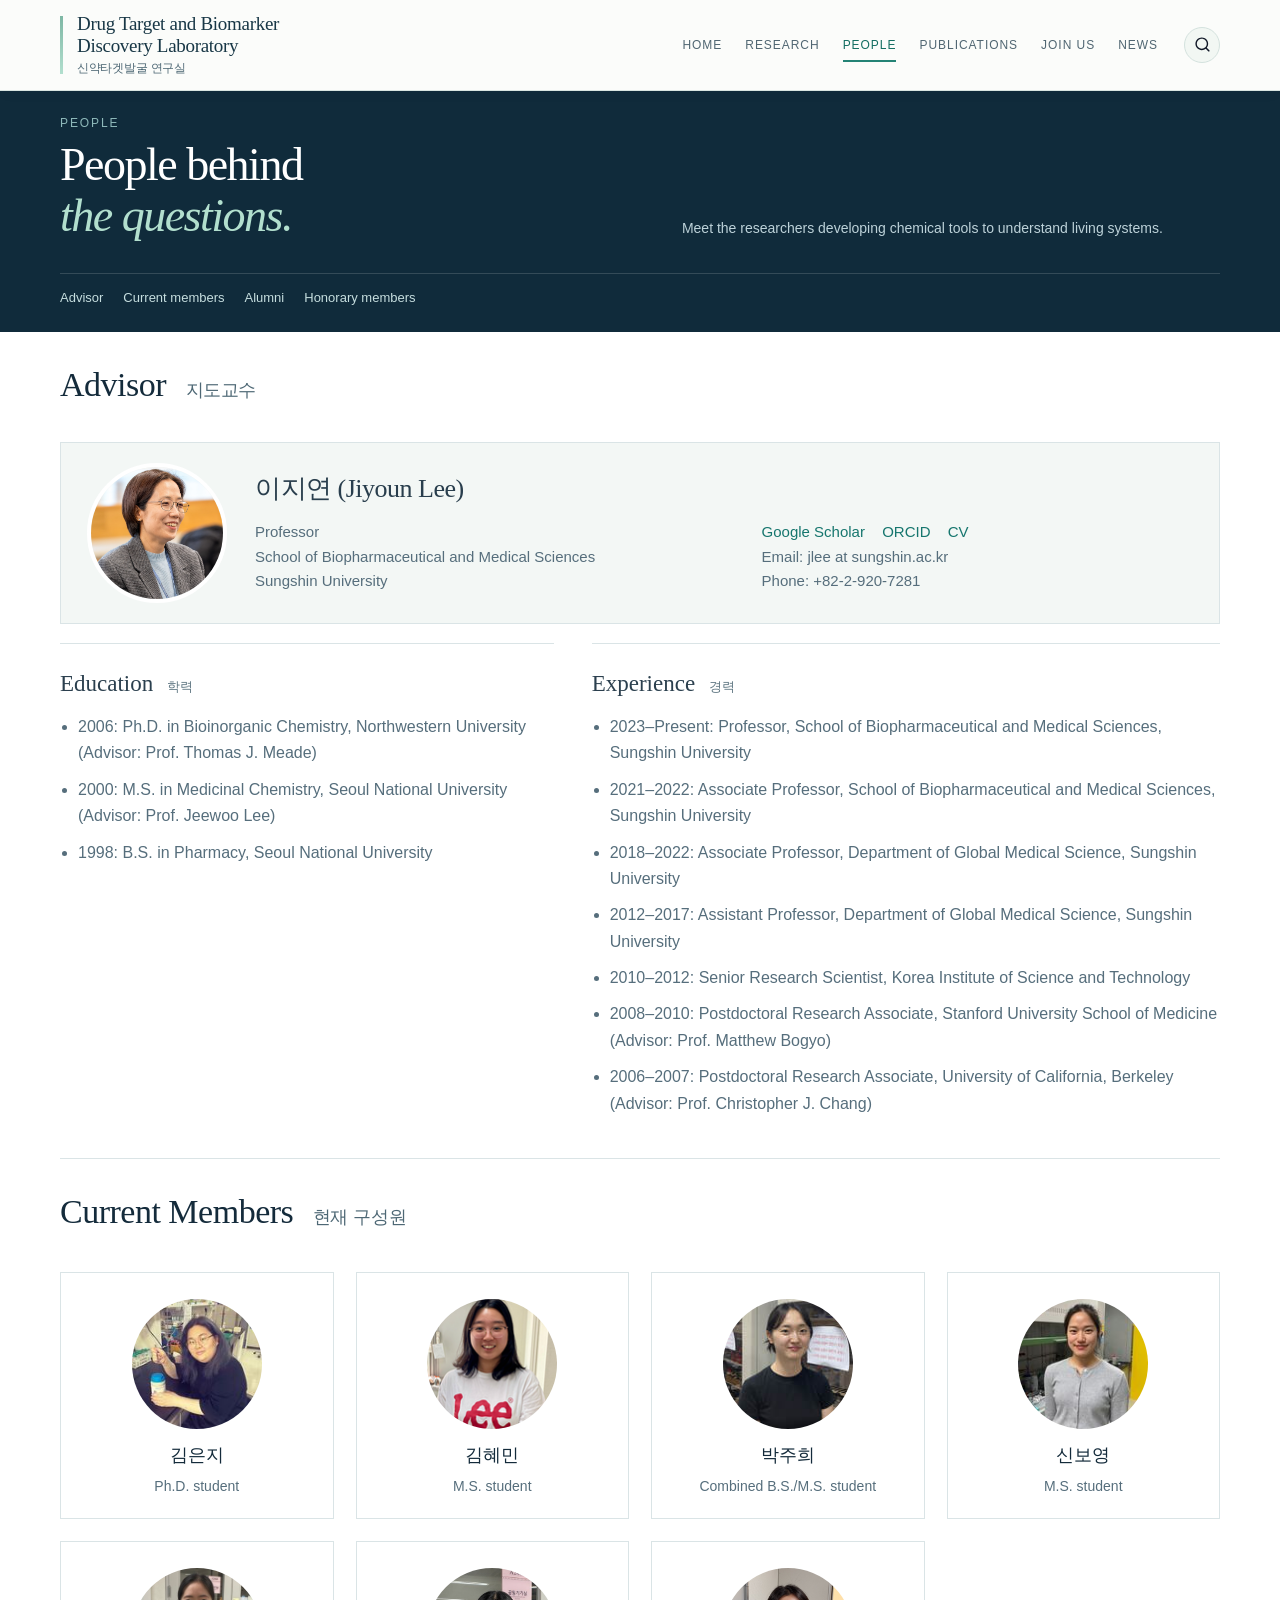
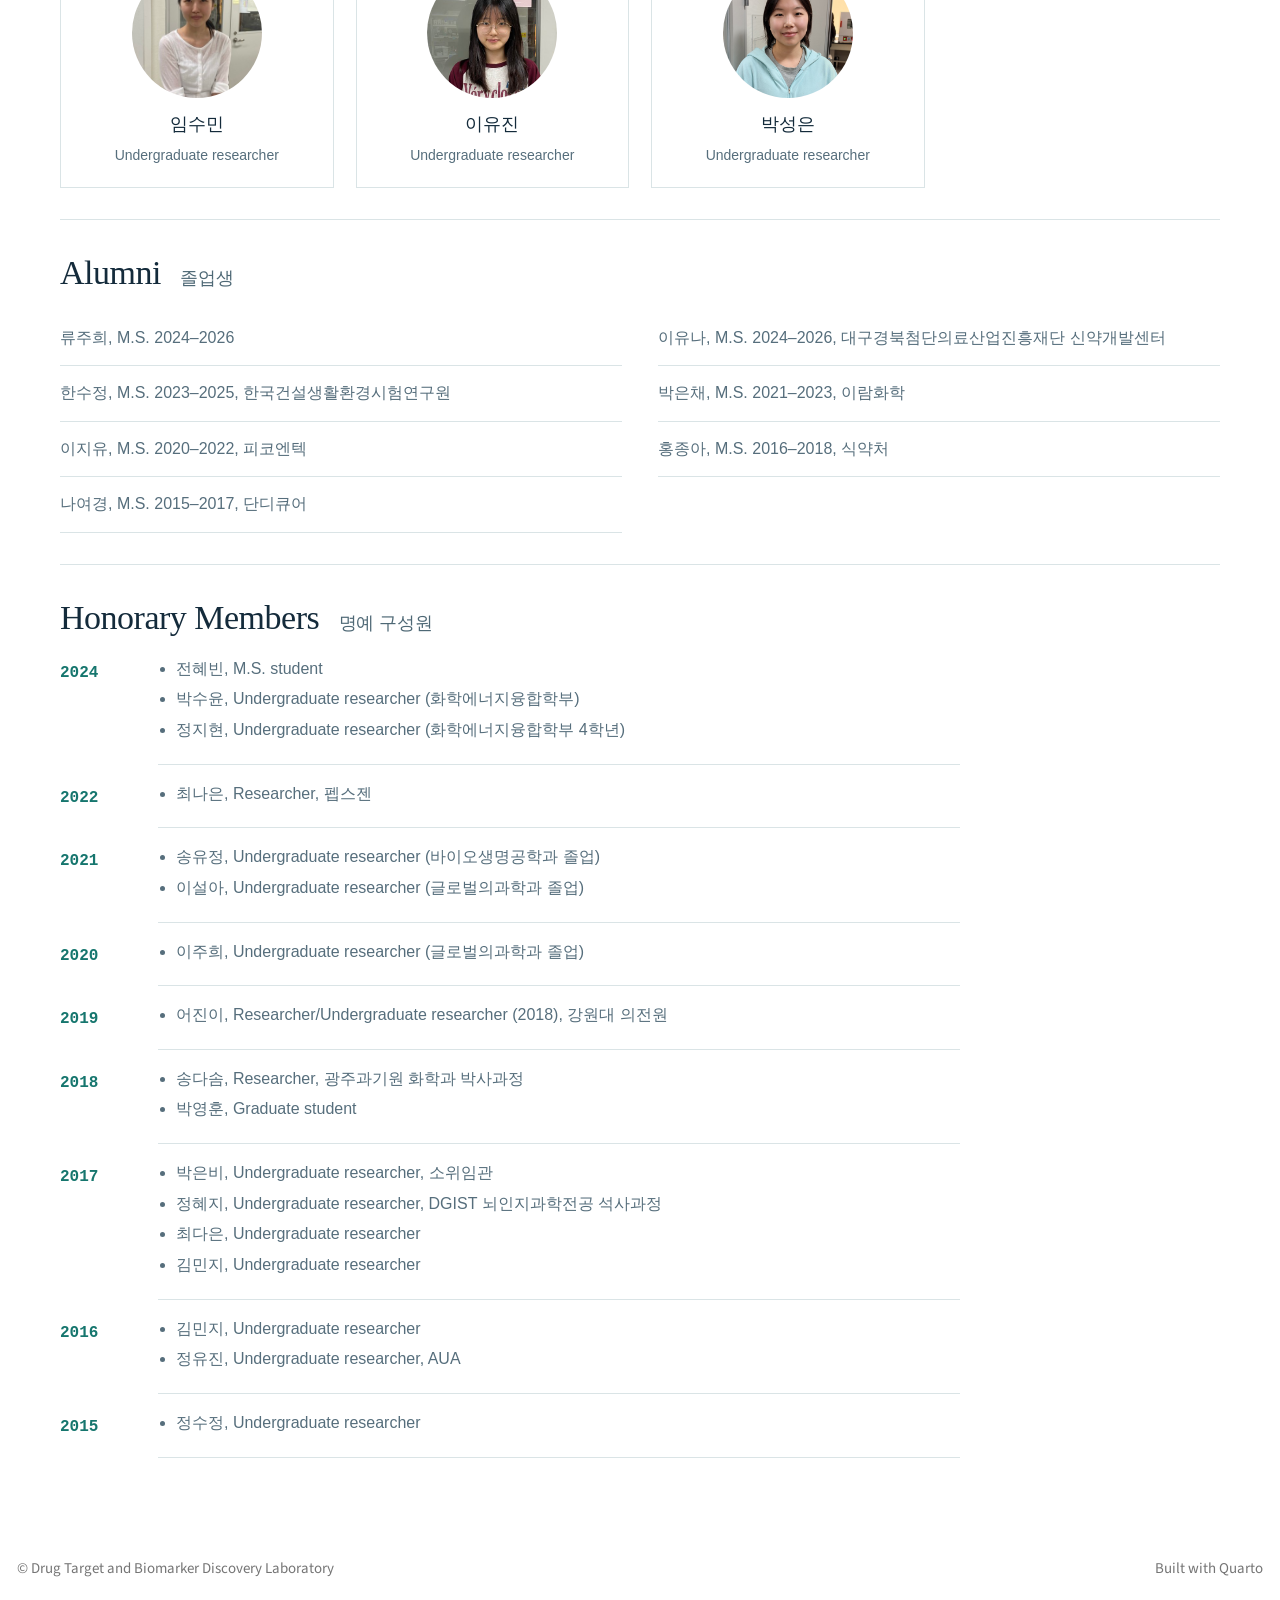
<file: docs/people.html>
<!DOCTYPE html>
<html xmlns="http://www.w3.org/1999/xhtml" lang="en" xml:lang="en"><head>

<meta charset="utf-8">
<meta name="generator" content="quarto-1.9.38">

<meta name="viewport" content="width=device-width, initial-scale=1.0, user-scalable=yes">


<title>People – Drug Target and Biomarker Discovery Laboratory</title>
<style>
/* Default styles provided by pandoc.
** See https://pandoc.org/MANUAL.html#variables-for-html for config info.
*/
code{white-space: pre-wrap;}
span.smallcaps{font-variant: small-caps;}
div.columns{display: flex; gap: min(4vw, 1.5em);}
div.column{flex: auto; overflow-x: auto;}
div.hanging-indent{margin-left: 1.5em; text-indent: -1.5em;}
ul.task-list{list-style: none;}
ul.task-list li input[type="checkbox"] {
  width: 0.8em;
  margin: 0 0.8em 0.2em -1em; /* quarto-specific, see https://github.com/quarto-dev/quarto-cli/issues/4556 */ 
  vertical-align: middle;
}
</style>


<script src="site_libs/quarto-nav/quarto-nav.js"></script>
<script src="site_libs/clipboard/clipboard.min.js"></script>
<script src="site_libs/quarto-search/autocomplete.umd.js"></script>
<script src="site_libs/quarto-search/fuse.min.js"></script>
<script src="site_libs/quarto-search/quarto-search.js"></script>
<meta name="quarto:offset" content="./">
<link href="./favicon.png" rel="icon" type="image/png">
<script src="site_libs/quarto-html/quarto.js" type="module"></script>
<script src="site_libs/quarto-html/tabsets/tabsets.js" type="module"></script>
<script src="site_libs/quarto-html/popper.min.js"></script>
<script src="site_libs/quarto-html/tippy.umd.min.js"></script>
<script src="site_libs/quarto-html/anchor.min.js"></script>
<link href="site_libs/quarto-html/tippy.css" rel="stylesheet">
<link href="site_libs/quarto-html/quarto-syntax-highlighting-15634bcf2e68342d4ad2dfa704d543f6.css" rel="stylesheet" id="quarto-text-highlighting-styles">
<script src="site_libs/bootstrap/bootstrap.min.js"></script>
<link href="site_libs/bootstrap/bootstrap-icons.css" rel="stylesheet">
<link href="site_libs/bootstrap/bootstrap-229c98228d6658ced2398abaaa2bba8a.min.css" rel="stylesheet" append-hash="true" id="quarto-bootstrap" data-mode="light">
<script id="quarto-search-options" type="application/json">{
  "location": "navbar",
  "copy-button": false,
  "collapse-after": 3,
  "panel-placement": "end",
  "type": "overlay",
  "limit": 50,
  "keyboard-shortcut": [
    "f",
    "/",
    "s"
  ],
  "show-item-context": false,
  "language": {
    "search-no-results-text": "No results",
    "search-matching-documents-text": "matching documents",
    "search-copy-link-title": "Copy link to search",
    "search-hide-matches-text": "Hide additional matches",
    "search-more-match-text": "more match in this document",
    "search-more-matches-text": "more matches in this document",
    "search-clear-button-title": "Clear",
    "search-text-placeholder": "",
    "search-detached-cancel-button-title": "Cancel",
    "search-submit-button-title": "Submit",
    "search-label": "Search"
  }
}</script>
<style>
h2 { font-size: 1.05rem; margin-top: 1.0rem; margin-bottom: 0.3rem; }
h3 { font-size: 0.88rem; margin-top: 0.5rem; margin-bottom: 0.2rem; border-bottom: none !important; padding-bottom: 0 !important; }
p { font-size: 0.88rem; line-height: 1.6; margin-bottom: 0.25rem; }
#quarto-document-content li { font-size: 0.88rem; line-height: 1.6; margin-bottom: 0.25rem; }
</style>


<link rel="stylesheet" href="styles.css?v=20261109-readable">
</head>

<body class="floating nav-fixed quarto-light">

<div id="quarto-search-results"></div>
  <header id="quarto-header" class="headroom fixed-top">
    <nav class="navbar navbar-expand-lg " data-bs-theme="dark">
      <div class="navbar-container container-fluid">
      <div class="navbar-brand-container mx-auto">
    <a class="navbar-brand" href="./index.html">
    <span class="navbar-title">Drug Target and Biomarker Discovery Laboratory</span>
    </a>
  </div>
            <div id="quarto-search" class="" title="Search"></div>
          <button class="navbar-toggler" type="button" data-bs-toggle="collapse" data-bs-target="#navbarCollapse" aria-controls="navbarCollapse" role="menu" aria-expanded="false" aria-label="Toggle navigation" onclick="if (window.quartoToggleHeadroom) { window.quartoToggleHeadroom(); }">
  <span class="navbar-toggler-icon"></span>
</button>
          <div class="collapse navbar-collapse" id="navbarCollapse">
            <ul class="navbar-nav navbar-nav-scroll ms-auto">
  <li class="nav-item">
    <a class="nav-link" href="./index.html"> 
<span class="menu-text">Home</span></a>
  </li>  
  <li class="nav-item">
    <a class="nav-link" href="./research.html"> 
<span class="menu-text">Research</span></a>
  </li>  
  <li class="nav-item">
    <a class="nav-link active" href="./people.html" aria-current="page"> 
<span class="menu-text">People</span></a>
  </li>  
  <li class="nav-item">
    <a class="nav-link" href="./publications.html"> 
<span class="menu-text">Publications</span></a>
  </li>  
  <li class="nav-item">
    <a class="nav-link" href="./join.html"> 
<span class="menu-text">Join Us</span></a>
  </li>  
  <li class="nav-item">
    <a class="nav-link" href="./news.html"> 
<span class="menu-text">News</span></a>
  </li>  
</ul>
          </div> <!-- /navcollapse -->
            <div class="quarto-navbar-tools">
</div>
      </div> <!-- /container-fluid -->
    </nav>
</header>
<!-- content -->
<div id="quarto-content" class="quarto-container page-columns page-rows-contents page-layout-full page-navbar">
<!-- sidebar -->
  <nav id="quarto-sidebar" class="sidebar collapse collapse-horizontal quarto-sidebar-collapse-item sidebar-navigation floating overflow-auto">
    <nav id="TOC" role="doc-toc" class="toc-active">
    <h2 id="toc-title">People</h2>
   
  <ul class="collapse">
  <li><a href="#principal-investigator" id="toc-principal-investigator" class="nav-link active" data-scroll-target="#principal-investigator">Advisor</a></li>
  <li><a href="#current-members" id="toc-current-members" class="nav-link" data-scroll-target="#current-members">Current Members</a></li>
  <li><a href="#alumni" id="toc-alumni" class="nav-link" data-scroll-target="#alumni">Alumni</a></li>
  <li><a href="#honorary-members" id="toc-honorary-members" class="nav-link" data-scroll-target="#honorary-members">Honorary Members</a></li>
  </ul>
</nav>
</nav>
<div id="quarto-sidebar-glass" class="quarto-sidebar-collapse-item" data-bs-toggle="collapse" data-bs-target=".quarto-sidebar-collapse-item"></div>
<!-- margin-sidebar -->
    <div id="quarto-margin-sidebar" class="sidebar margin-sidebar zindex-bottom">
    </div>
<!-- main -->
<main class="content column-page-right" id="quarto-document-content">

<div class="lab-page-intro" data-page="people"><div class="lab-intro-inner"><div><div class="lab-page-label">People</div><h1>People behind<br><em>the questions.</em></h1></div><p>Meet the researchers developing chemical tools to understand living systems.</p><nav class="lab-intro-nav" aria-label="People sections"><a href="#principal-investigator">Advisor</a><a href="#current-members">Current members</a><a href="#alumni">Alumni</a><a href="#honorary-members">Honorary members</a></nav></div></div>


<section id="principal-investigator" class="level2">
<h2 class="anchored bilingual-title" data-anchor-id="principal-investigator"><span class="label-en">Advisor</span> <span class="label-ko" lang="ko">지도교수</span></h2>
<div class="profile-box">
<div class="profile-photo">
<p><img src="images/people/jiyoun-lee.png" class="img-fluid"></p>
</div>
<section id="이지연-jiyoun-lee" class="level3 profile-info">
<h3 class="anchored" data-anchor-id="이지연-jiyoun-lee">이지연 (Jiyoun Lee)</h3>
<p>Professor<br>
School of Biopharmaceutical and Medical Sciences<br>
Sungshin University</p>
<p><a href="https://scholar.google.co.kr/citations?user=UC9dtGIAAAAJ&amp;hl=en">Google Scholar</a><br>
<a href="http://orcid.org/0000-0003-3819-5889">ORCID</a><br>
<a href="assets/JLee_CV.pdf">CV</a><br>
Email: jlee at sungshin.ac.kr<br>
Phone: +82-2-920-7281</p>
</section>
</div>
<section id="education" class="level3">
<h3 class="anchored bilingual-title" data-anchor-id="education"><span class="label-en">Education</span> <span class="label-ko" lang="ko">학력</span></h3>
<ul>
<li>2006: Ph.D.&nbsp;in Bioinorganic Chemistry, Northwestern University (Advisor: Prof.&nbsp;Thomas J. Meade)</li>
<li>2000: M.S. in Medicinal Chemistry, Seoul National University (Advisor: Prof.&nbsp;Jeewoo Lee)</li>
<li>1998: B.S. in Pharmacy, Seoul National University</li>
</ul>
</section>
<section id="experience" class="level3">
<h3 class="anchored bilingual-title" data-anchor-id="experience"><span class="label-en">Experience</span> <span class="label-ko" lang="ko">경력</span></h3>
<ul>
<li>2023–Present: Professor, School of Biopharmaceutical and Medical Sciences, Sungshin University</li>
<li>2021–2022: Associate Professor, School of Biopharmaceutical and Medical Sciences, Sungshin University</li>
<li>2018–2022: Associate Professor, Department of Global Medical Science, Sungshin University</li>
<li>2012–2017: Assistant Professor, Department of Global Medical Science, Sungshin University</li>
<li>2010–2012: Senior Research Scientist, Korea Institute of Science and Technology</li>
<li>2008–2010: Postdoctoral Research Associate, Stanford University School of Medicine (Advisor: Prof.&nbsp;Matthew Bogyo)</li>
<li>2006–2007: Postdoctoral Research Associate, University of California, Berkeley (Advisor: Prof.&nbsp;Christopher J. Chang)</li>
</ul>
</section>
</section>
<section id="current-members" class="level2">
<h2 class="anchored bilingual-title" data-anchor-id="current-members"><span class="label-en">Current Members</span> <span class="label-ko" lang="ko">현재 구성원</span></h2>
<!--
새 멤버 추가: 아래 ::: member-card ... ::: 블록을 통째로 복사해서
member-grid 안 마지막 카드 뒤에 붙여넣고, 사진 파일명/이름/직함만 바꾸면 됩니다.
사진은 images/people/ 폴더에 정사각형 비율로 넣어주세요.
-->
<div class="member-grid">
<div class="member-card">
<p><img src="images/people/kim-eunji.jpg" class="img-fluid"></p>
<p><strong>김은지</strong><br>
Ph.D.&nbsp;student</p>
</div>
<div class="member-card">
<p><img src="images/people/kim-hyemin.png" class="img-fluid"></p>
<p><strong>김혜민</strong><br>
M.S. student</p>
</div>
<div class="member-card">
<p><img src="images/people/park-juhee.jpg" class="img-fluid"></p>
<p><strong>박주희</strong><br>
Combined B.S./M.S. student</p>
</div>
<div class="member-card">
<p><img src="images/people/shin-boyoung.jpg" class="img-fluid"></p>
<p><strong>신보영</strong><br>
M.S. student</p>
</div>
</div>
<div class="member-grid">
<div class="member-card">
<p><img src="images/people/im-sumin.jpg" class="img-fluid"></p>
<p><strong>임수민</strong><br>
Undergraduate researcher</p>
</div>
<div class="member-card">
<p><img src="images/people/lee-yujin.jpg" class="img-fluid"></p>
<p><strong>이유진</strong><br>
Undergraduate researcher</p>
</div>
<div class="member-card">
<p><img src="images/people/park-seongeun.svg?v=20261105-closeup" class="img-fluid" alt="박성은"></p>
<p><strong>박성은</strong><br>
Undergraduate researcher</p>
</div>
</div>
</section>
<section id="alumni" class="level2">
<h2 class="anchored bilingual-title" data-anchor-id="alumni"><span class="label-en">Alumni</span> <span class="label-ko" lang="ko">졸업생</span></h2>
<!--
졸업생 추가 형식: - 이름, 학위 연도–연도, 현재 소속(선택)
-->
<ul>
<li>류주희, M.S. 2024–2026</li>
<li>이유나, M.S. 2024–2026, 대구경북첨단의료산업진흥재단 신약개발센터</li>
<li>한수정, M.S. 2023–2025, 한국건설생활환경시험연구원</li>
<li>박은채, M.S. 2021–2023, 이람화학</li>
<li>이지유, M.S. 2020–2022, 피코엔텍</li>
<li>홍종아, M.S. 2016–2018, 식약처</li>
<li>나여경, M.S. 2015–2017, 단디큐어</li>
</ul>
</section>
<section id="honorary-members" class="level2">
<h2 class="anchored bilingual-title" data-anchor-id="honorary-members"><span class="label-en">Honorary Members</span> <span class="label-ko" lang="ko">명예 구성원</span></h2>
<!--
새 연도 추가 형식:
**연도**

- 이름, 직함/소속
-->
<div class="honorary-list">
<p><strong>2024</strong></p>
<ul>
<li>전혜빈, M.S. student</li>
<li>박수윤, Undergraduate researcher (화학에너지융합학부)</li>
<li>정지현, Undergraduate researcher (화학에너지융합학부 4학년)</li>
</ul>
<p><strong>2022</strong></p>
<ul>
<li>최나은, Researcher, 펩스젠</li>
</ul>
<p><strong>2021</strong></p>
<ul>
<li>송유정, Undergraduate researcher (바이오생명공학과 졸업)</li>
<li>이설아, Undergraduate researcher (글로벌의과학과 졸업)</li>
</ul>
<p><strong>2020</strong></p>
<ul>
<li>이주희, Undergraduate researcher (글로벌의과학과 졸업)</li>
</ul>
<p><strong>2019</strong></p>
<ul>
<li>어진이, Researcher/Undergraduate researcher (2018), 강원대 의전원</li>
</ul>
<p><strong>2018</strong></p>
<ul>
<li>송다솜, Researcher, 광주과기원 화학과 박사과정</li>
<li>박영훈, Graduate student</li>
</ul>
<p><strong>2017</strong></p>
<ul>
<li>박은비, Undergraduate researcher, 소위임관</li>
<li>정혜지, Undergraduate researcher, DGIST 뇌인지과학전공 석사과정</li>
<li>최다은, Undergraduate researcher</li>
<li>김민지, Undergraduate researcher</li>
</ul>
<p><strong>2016</strong></p>
<ul>
<li>김민지, Undergraduate researcher</li>
<li>정유진, Undergraduate researcher, AUA</li>
</ul>
<p><strong>2015</strong></p>
<ul>
<li>정수정, Undergraduate researcher</li>
</ul>
</div>


</section>

</main> <!-- /main -->
<script id="quarto-html-after-body" type="application/javascript">
  window.document.addEventListener("DOMContentLoaded", function (event) {
    const icon = "";
    const anchorJS = new window.AnchorJS();
    anchorJS.options = {
      placement: 'right',
      icon: icon
    };
    anchorJS.add('.anchored');
    const isCodeAnnotation = (el) => {
      for (const clz of el.classList) {
        if (clz.startsWith('code-annotation-')) {                     
          return true;
        }
      }
      return false;
    }
    const onCopySuccess = function(e) {
      // button target
      const button = e.trigger;
      // don't keep focus
      button.blur();
      // flash "checked"
      button.classList.add('code-copy-button-checked');
      var currentTitle = button.getAttribute("title");
      button.setAttribute("title", "Copied!");
      let tooltip;
      if (window.bootstrap) {
        button.setAttribute("data-bs-toggle", "tooltip");
        button.setAttribute("data-bs-placement", "left");
        button.setAttribute("data-bs-title", "Copied!");
        tooltip = new bootstrap.Tooltip(button, 
          { trigger: "manual", 
            customClass: "code-copy-button-tooltip",
            offset: [0, -8]});
        tooltip.show();    
      }
      setTimeout(function() {
        if (tooltip) {
          tooltip.hide();
          button.removeAttribute("data-bs-title");
          button.removeAttribute("data-bs-toggle");
          button.removeAttribute("data-bs-placement");
        }
        button.setAttribute("title", currentTitle);
        button.classList.remove('code-copy-button-checked');
      }, 1000);
      // clear code selection
      e.clearSelection();
    }
    const getTextToCopy = function(trigger) {
      const outerScaffold = trigger.parentElement.cloneNode(true);
      const codeEl = outerScaffold.querySelector('code');
      for (const childEl of codeEl.children) {
        if (isCodeAnnotation(childEl)) {
          childEl.remove();
        }
      }
      return codeEl.innerText;
    }
    const clipboard = new window.ClipboardJS('.code-copy-button:not([data-in-quarto-modal])', {
      text: getTextToCopy
    });
    clipboard.on('success', onCopySuccess);
    if (window.document.getElementById('quarto-embedded-source-code-modal')) {
      const clipboardModal = new window.ClipboardJS('.code-copy-button[data-in-quarto-modal]', {
        text: getTextToCopy,
        container: window.document.getElementById('quarto-embedded-source-code-modal')
      });
      clipboardModal.on('success', onCopySuccess);
    }
      var localhostRegex = new RegExp(/^(?:http|https):\/\/localhost\:?[0-9]*\//);
      var mailtoRegex = new RegExp(/^mailto:/);
        var filterRegex = new RegExp('/' + window.location.host + '/');
      var isInternal = (href) => {
          return filterRegex.test(href) || localhostRegex.test(href) || mailtoRegex.test(href);
      }
      // Inspect non-navigation links and adorn them if external
     var links = window.document.querySelectorAll('a[href]:not(.nav-link):not(.navbar-brand):not(.toc-action):not(.sidebar-link):not(.sidebar-item-toggle):not(.pagination-link):not(.no-external):not([aria-hidden]):not(.dropdown-item):not(.quarto-navigation-tool):not(.about-link)');
      for (var i=0; i<links.length; i++) {
        const link = links[i];
        if (!isInternal(link.href)) {
          // undo the damage that might have been done by quarto-nav.js in the case of
          // links that we want to consider external
          if (link.dataset.originalHref !== undefined) {
            link.href = link.dataset.originalHref;
          }
        }
      }
    function tippyHover(el, contentFn, onTriggerFn, onUntriggerFn) {
      const config = {
        allowHTML: true,
        maxWidth: 500,
        delay: 100,
        arrow: false,
        appendTo: function(el) {
            return el.parentElement;
        },
        interactive: true,
        interactiveBorder: 10,
        theme: 'quarto',
        placement: 'bottom-start',
      };
      if (contentFn) {
        config.content = contentFn;
      }
      if (onTriggerFn) {
        config.onTrigger = onTriggerFn;
      }
      if (onUntriggerFn) {
        config.onUntrigger = onUntriggerFn;
      }
      window.tippy(el, config); 
    }
    const noterefs = window.document.querySelectorAll('a[role="doc-noteref"]');
    for (var i=0; i<noterefs.length; i++) {
      const ref = noterefs[i];
      tippyHover(ref, function() {
        // use id or data attribute instead here
        let href = ref.getAttribute('data-footnote-href') || ref.getAttribute('href');
        try { href = new URL(href).hash; } catch {}
        const id = href.replace(/^#\/?/, "");
        const note = window.document.getElementById(id);
        if (note) {
          return note.innerHTML;
        } else {
          return "";
        }
      });
    }
    const xrefs = window.document.querySelectorAll('a.quarto-xref');
    const processXRef = (id, note) => {
      // Strip column container classes
      const stripColumnClz = (el) => {
        el.classList.remove("page-full", "page-columns");
        if (el.children) {
          for (const child of el.children) {
            stripColumnClz(child);
          }
        }
      }
      stripColumnClz(note)
      if (id === null || id.startsWith('sec-')) {
        // Special case sections, only their first couple elements
        const container = document.createElement("div");
        if (note.children && note.children.length > 2) {
          container.appendChild(note.children[0].cloneNode(true));
          for (let i = 1; i < note.children.length; i++) {
            const child = note.children[i];
            if (child.tagName === "P" && child.innerText === "") {
              continue;
            } else {
              container.appendChild(child.cloneNode(true));
              break;
            }
          }
          if (window.Quarto?.typesetMath) {
            window.Quarto.typesetMath(container);
          }
          return container.innerHTML
        } else {
          if (window.Quarto?.typesetMath) {
            window.Quarto.typesetMath(note);
          }
          return note.innerHTML;
        }
      } else {
        // Remove any anchor links if they are present
        const anchorLink = note.querySelector('a.anchorjs-link');
        if (anchorLink) {
          anchorLink.remove();
        }
        if (window.Quarto?.typesetMath) {
          window.Quarto.typesetMath(note);
        }
        if (note.classList.contains("callout")) {
          return note.outerHTML;
        } else {
          return note.innerHTML;
        }
      }
    }
    for (var i=0; i<xrefs.length; i++) {
      const xref = xrefs[i];
      tippyHover(xref, undefined, function(instance) {
        instance.disable();
        let url = xref.getAttribute('href');
        let hash = undefined; 
        if (url.startsWith('#')) {
          hash = url;
        } else {
          try { hash = new URL(url).hash; } catch {}
        }
        if (hash) {
          const id = hash.replace(/^#\/?/, "");
          const note = window.document.getElementById(id);
          if (note !== null) {
            try {
              const html = processXRef(id, note.cloneNode(true));
              instance.setContent(html);
            } finally {
              instance.enable();
              instance.show();
            }
          } else {
            // See if we can fetch this
            fetch(url.split('#')[0])
            .then(res => res.text())
            .then(html => {
              const parser = new DOMParser();
              const htmlDoc = parser.parseFromString(html, "text/html");
              const note = htmlDoc.getElementById(id);
              if (note !== null) {
                const html = processXRef(id, note);
                instance.setContent(html);
              } 
            }).finally(() => {
              instance.enable();
              instance.show();
            });
          }
        } else {
          // See if we can fetch a full url (with no hash to target)
          // This is a special case and we should probably do some content thinning / targeting
          fetch(url)
          .then(res => res.text())
          .then(html => {
            const parser = new DOMParser();
            const htmlDoc = parser.parseFromString(html, "text/html");
            const note = htmlDoc.querySelector('main.content');
            if (note !== null) {
              // This should only happen for chapter cross references
              // (since there is no id in the URL)
              // remove the first header
              if (note.children.length > 0 && note.children[0].tagName === "HEADER") {
                note.children[0].remove();
              }
              const html = processXRef(null, note);
              instance.setContent(html);
            } 
          }).finally(() => {
            instance.enable();
            instance.show();
          });
        }
      }, function(instance) {
      });
    }
        let selectedAnnoteEl;
        const selectorForAnnotation = ( cell, annotation) => {
          let cellAttr = 'data-code-cell="' + cell + '"';
          let lineAttr = 'data-code-annotation="' +  annotation + '"';
          const selector = 'span[' + cellAttr + '][' + lineAttr + ']';
          return selector;
        }
        const selectCodeLines = (annoteEl) => {
          const doc = window.document;
          const targetCell = annoteEl.getAttribute("data-target-cell");
          const targetAnnotation = annoteEl.getAttribute("data-target-annotation");
          const annoteSpan = window.document.querySelector(selectorForAnnotation(targetCell, targetAnnotation));
          const lines = annoteSpan.getAttribute("data-code-lines").split(",");
          const lineIds = lines.map((line) => {
            return targetCell + "-" + line;
          })
          let top = null;
          let height = null;
          let parent = null;
          if (lineIds.length > 0) {
              //compute the position of the single el (top and bottom and make a div)
              const el = window.document.getElementById(lineIds[0]);
              top = el.offsetTop;
              height = el.offsetHeight;
              parent = el.parentElement.parentElement;
            if (lineIds.length > 1) {
              const lastEl = window.document.getElementById(lineIds[lineIds.length - 1]);
              const bottom = lastEl.offsetTop + lastEl.offsetHeight;
              height = bottom - top;
            }
            if (top !== null && height !== null && parent !== null) {
              // cook up a div (if necessary) and position it 
              let div = window.document.getElementById("code-annotation-line-highlight");
              if (div === null) {
                div = window.document.createElement("div");
                div.setAttribute("id", "code-annotation-line-highlight");
                div.style.position = 'absolute';
                parent.appendChild(div);
              }
              div.style.top = top - 2 + "px";
              div.style.height = height + 4 + "px";
              div.style.left = 0;
              let gutterDiv = window.document.getElementById("code-annotation-line-highlight-gutter");
              if (gutterDiv === null) {
                gutterDiv = window.document.createElement("div");
                gutterDiv.setAttribute("id", "code-annotation-line-highlight-gutter");
                gutterDiv.style.position = 'absolute';
                const codeCell = window.document.getElementById(targetCell);
                const gutter = codeCell.querySelector('.code-annotation-gutter');
                gutter.appendChild(gutterDiv);
              }
              gutterDiv.style.top = top - 2 + "px";
              gutterDiv.style.height = height + 4 + "px";
            }
            selectedAnnoteEl = annoteEl;
          }
        };
        const unselectCodeLines = () => {
          const elementsIds = ["code-annotation-line-highlight", "code-annotation-line-highlight-gutter"];
          elementsIds.forEach((elId) => {
            const div = window.document.getElementById(elId);
            if (div) {
              div.remove();
            }
          });
          selectedAnnoteEl = undefined;
        };
          // Handle positioning of the toggle
      window.addEventListener(
        "resize",
        throttle(() => {
          elRect = undefined;
          if (selectedAnnoteEl) {
            selectCodeLines(selectedAnnoteEl);
          }
        }, 10)
      );
      function throttle(fn, ms) {
      let throttle = false;
      let timer;
        return (...args) => {
          if(!throttle) { // first call gets through
              fn.apply(this, args);
              throttle = true;
          } else { // all the others get throttled
              if(timer) clearTimeout(timer); // cancel #2
              timer = setTimeout(() => {
                fn.apply(this, args);
                timer = throttle = false;
              }, ms);
          }
        };
      }
        // Attach click handler to the DT
        const annoteDls = window.document.querySelectorAll('dt[data-target-cell]');
        for (const annoteDlNode of annoteDls) {
          annoteDlNode.addEventListener('click', (event) => {
            const clickedEl = event.target;
            if (clickedEl !== selectedAnnoteEl) {
              unselectCodeLines();
              const activeEl = window.document.querySelector('dt[data-target-cell].code-annotation-active');
              if (activeEl) {
                activeEl.classList.remove('code-annotation-active');
              }
              selectCodeLines(clickedEl);
              clickedEl.classList.add('code-annotation-active');
            } else {
              // Unselect the line
              unselectCodeLines();
              clickedEl.classList.remove('code-annotation-active');
            }
          });
        }
    const findCites = (el) => {
      const parentEl = el.parentElement;
      if (parentEl) {
        const cites = parentEl.dataset.cites;
        if (cites) {
          return {
            el,
            cites: cites.split(' ')
          };
        } else {
          return findCites(el.parentElement)
        }
      } else {
        return undefined;
      }
    };
    var bibliorefs = window.document.querySelectorAll('a[role="doc-biblioref"]');
    for (var i=0; i<bibliorefs.length; i++) {
      const ref = bibliorefs[i];
      const citeInfo = findCites(ref);
      if (citeInfo) {
        tippyHover(citeInfo.el, function() {
          var popup = window.document.createElement('div');
          citeInfo.cites.forEach(function(cite) {
            var citeDiv = window.document.createElement('div');
            citeDiv.classList.add('hanging-indent');
            citeDiv.classList.add('csl-entry');
            var biblioDiv = window.document.getElementById('ref-' + cite);
            if (biblioDiv) {
              citeDiv.innerHTML = biblioDiv.innerHTML;
            }
            popup.appendChild(citeDiv);
          });
          return popup.innerHTML;
        });
      }
    }
  });
  </script>
</div> <!-- /content -->
<footer class="footer">
  <div class="nav-footer">
    <div class="nav-footer-left">
<p>© Drug Target and Biomarker Discovery Laboratory</p>
</div>   
    <div class="nav-footer-center">
      &nbsp;
    </div>
    <div class="nav-footer-right">
<p>Built with Quarto</p>
</div>
  </div>
</footer>




</body></html>
</file>
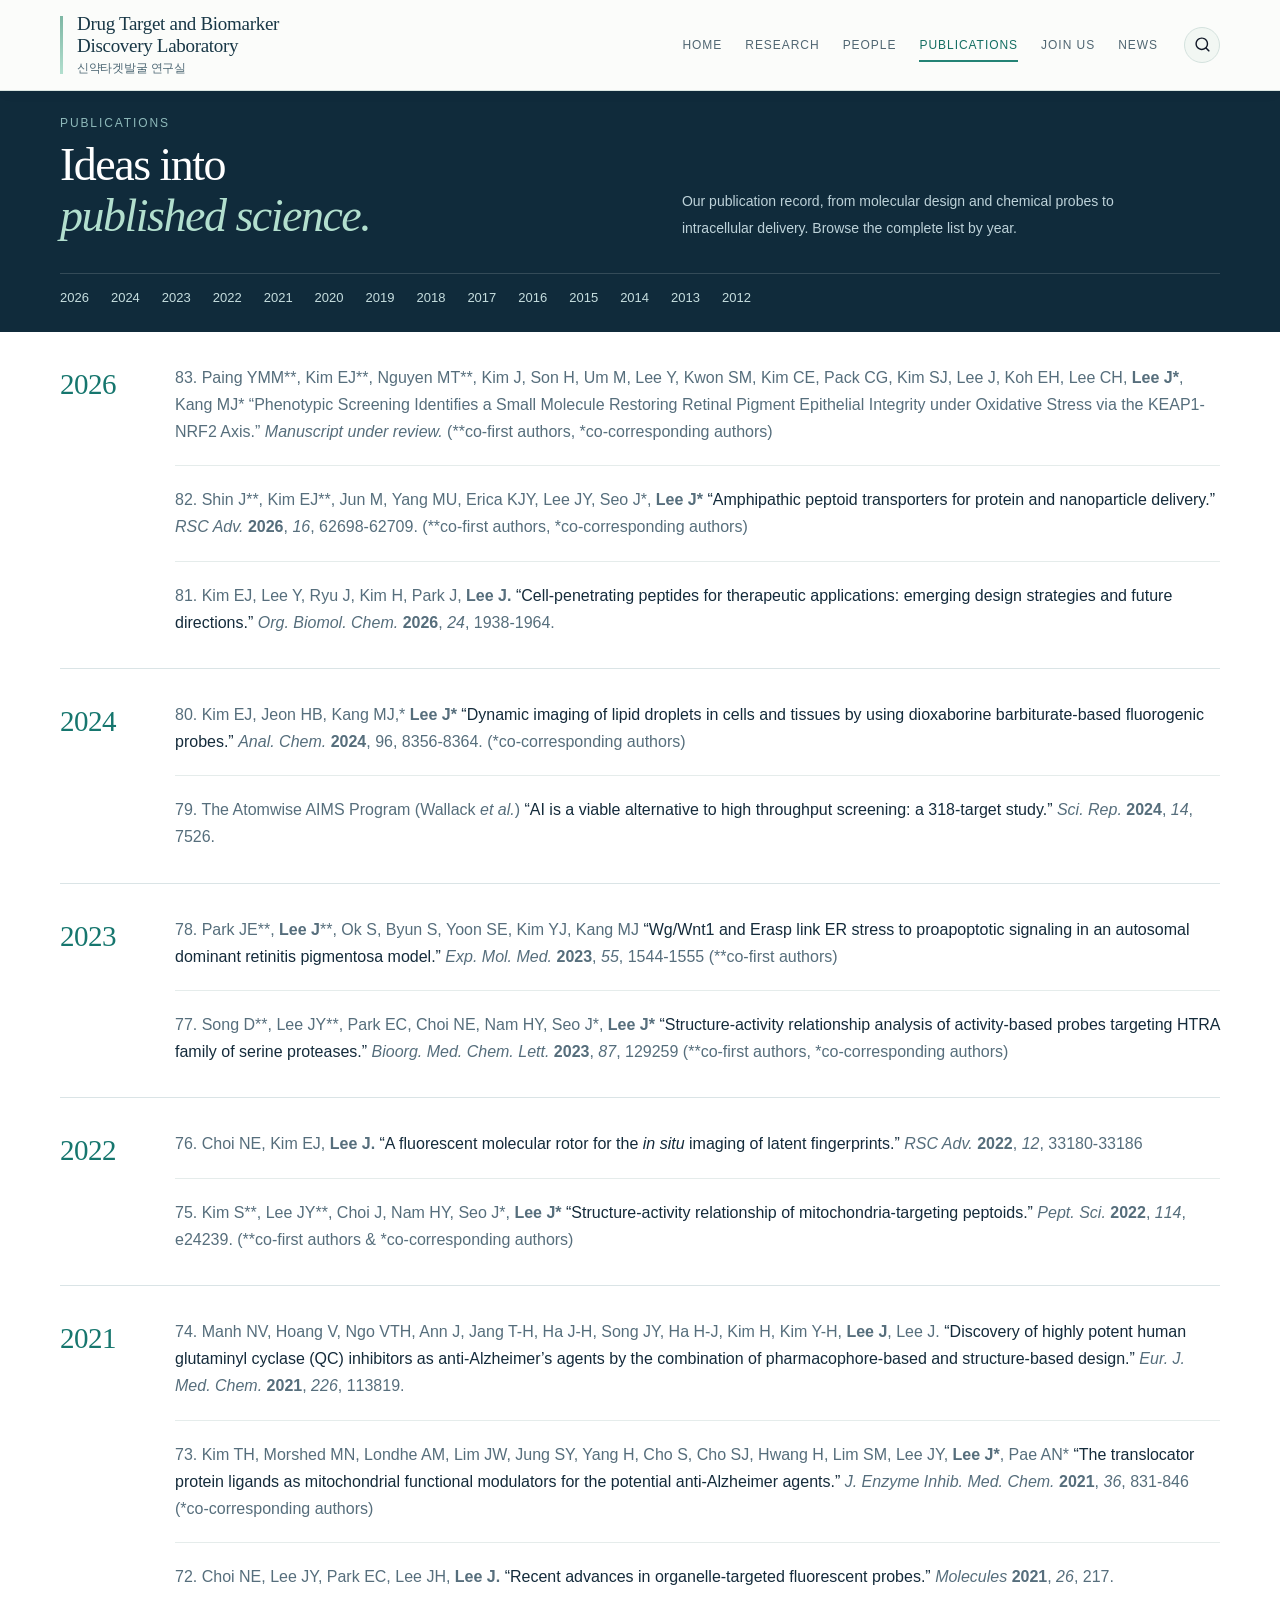
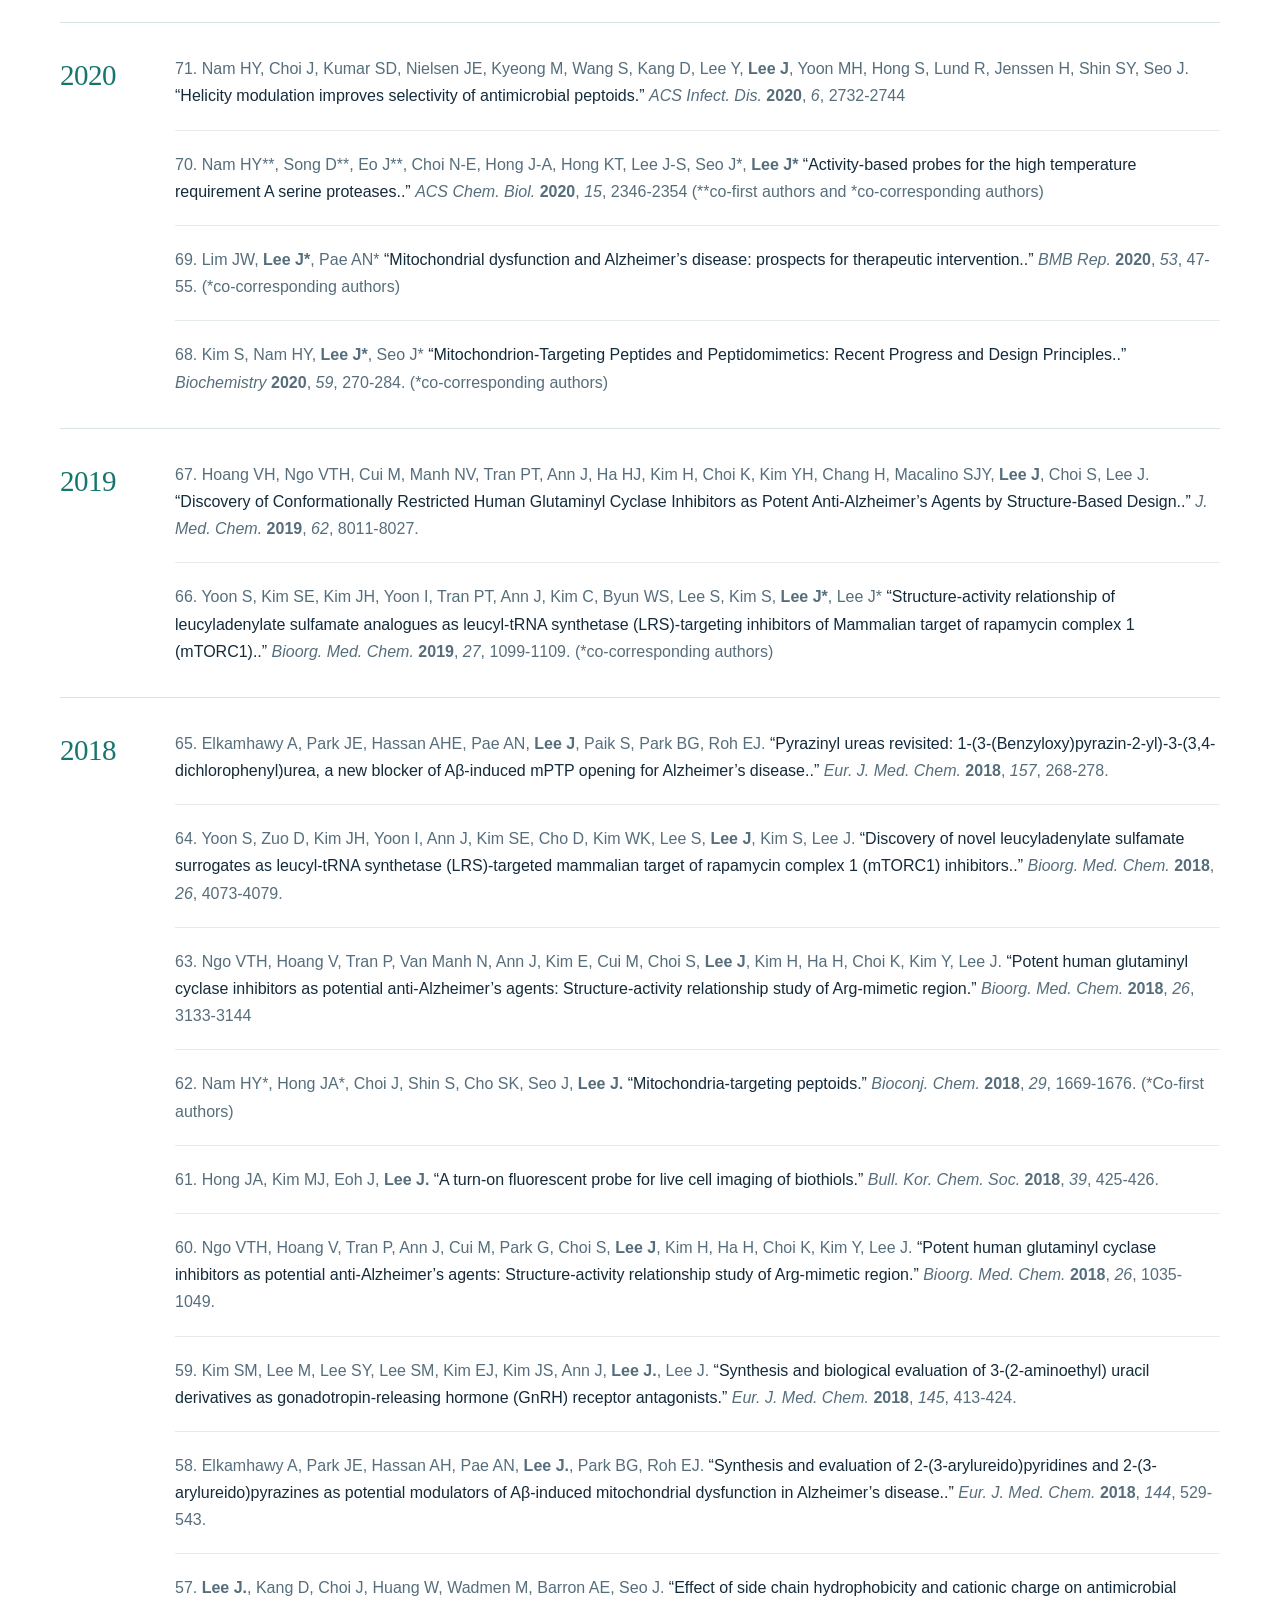
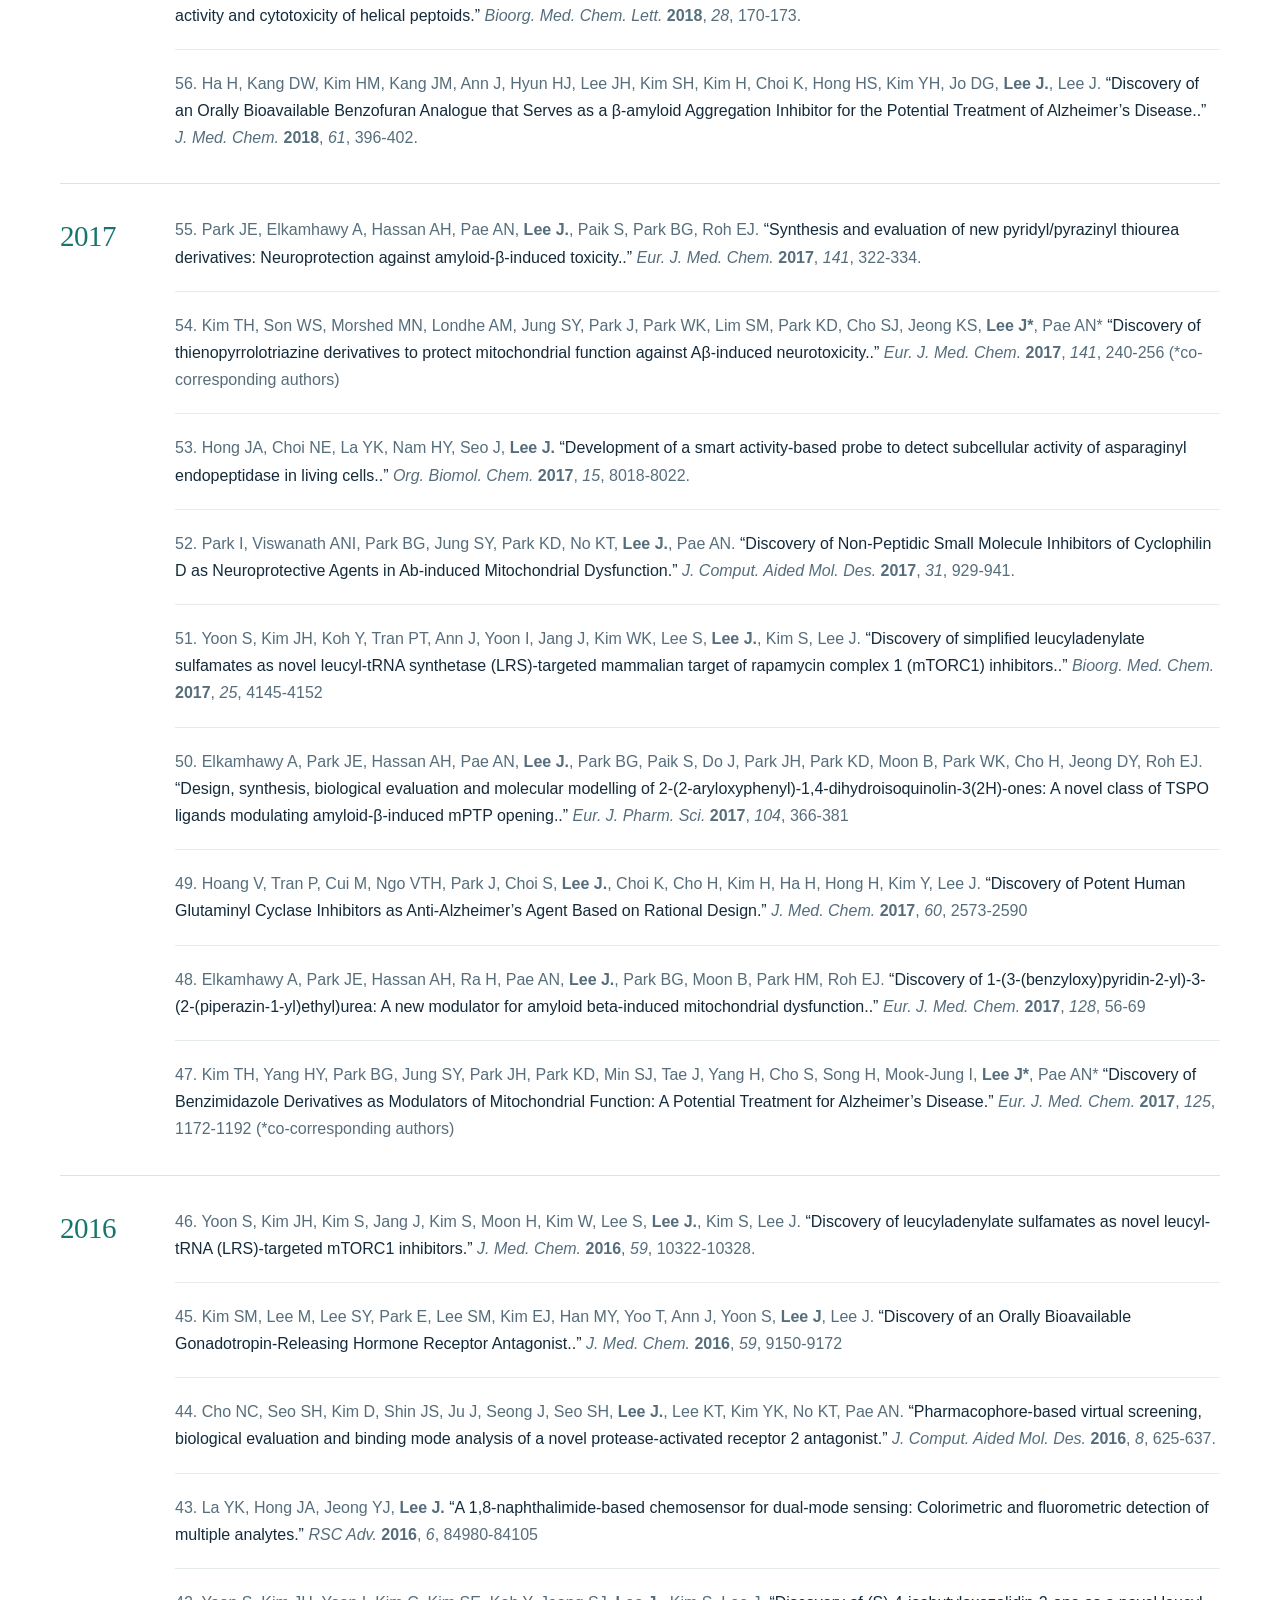
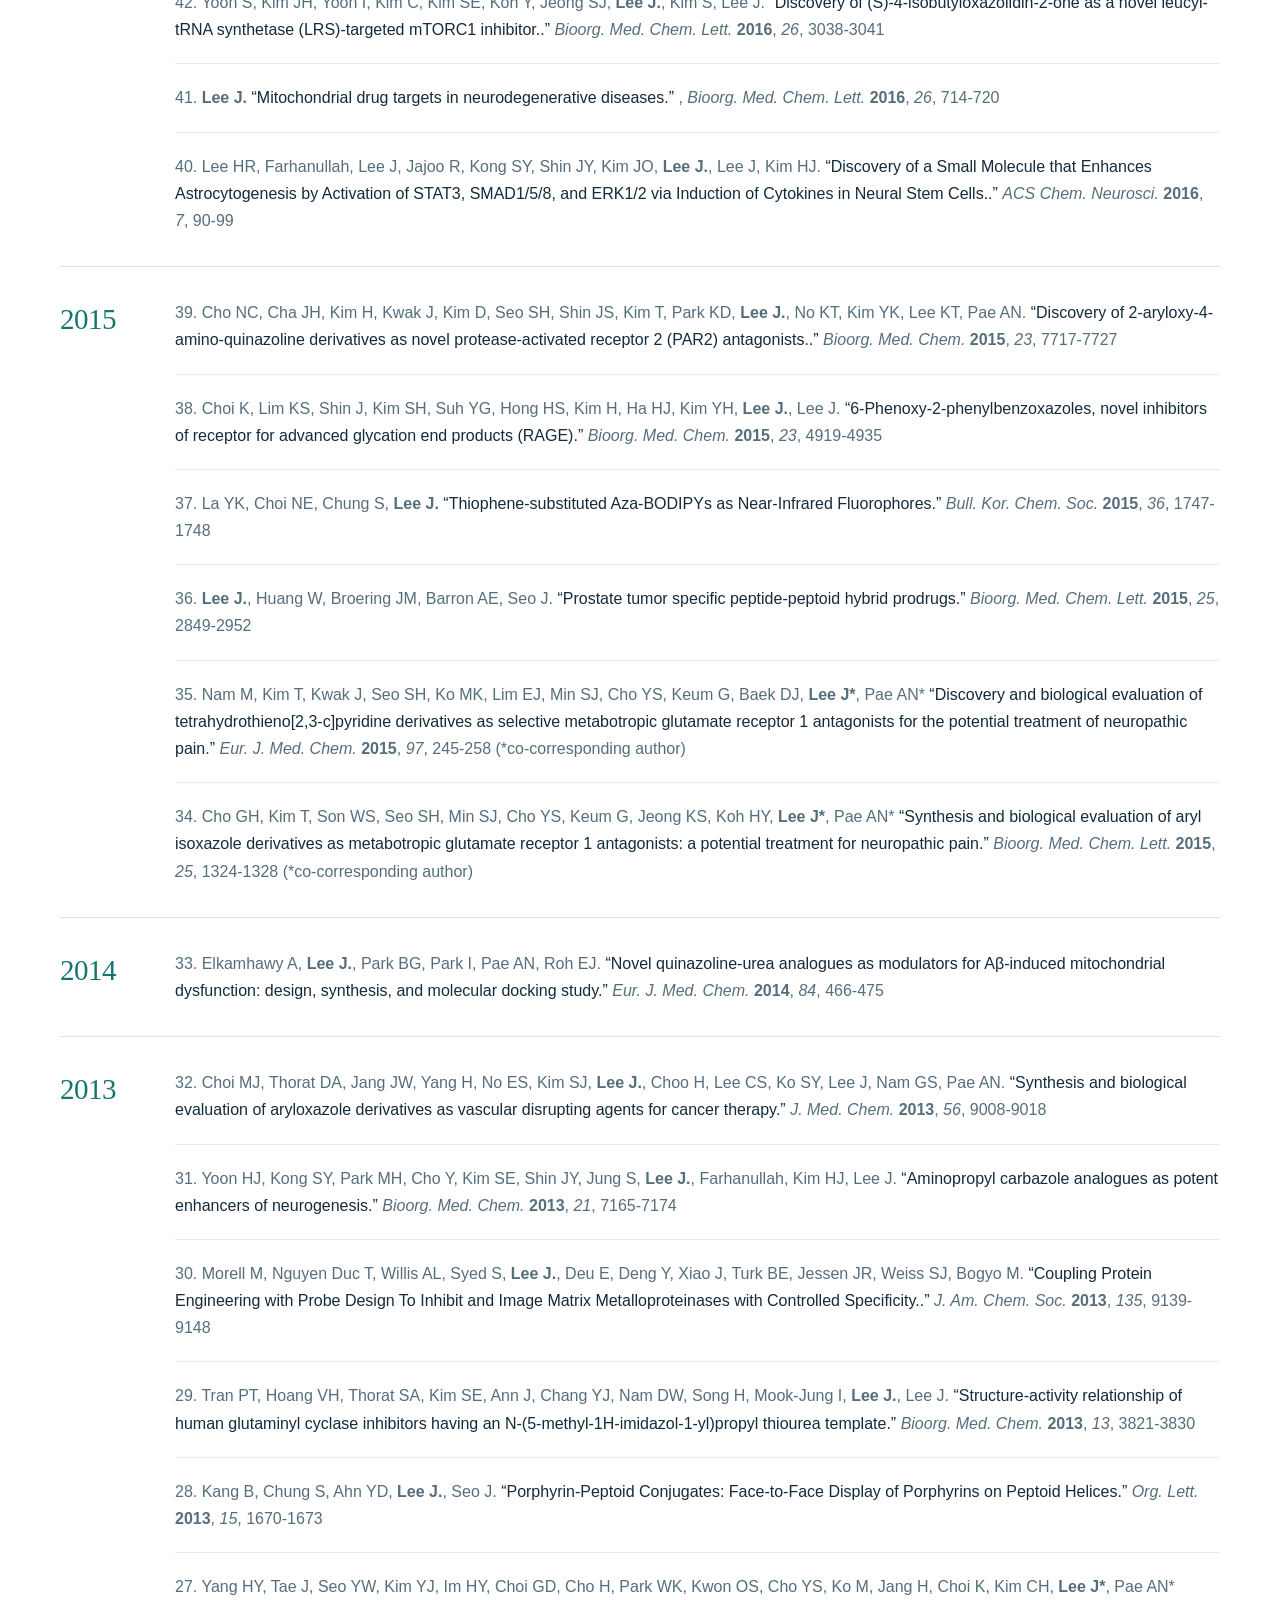
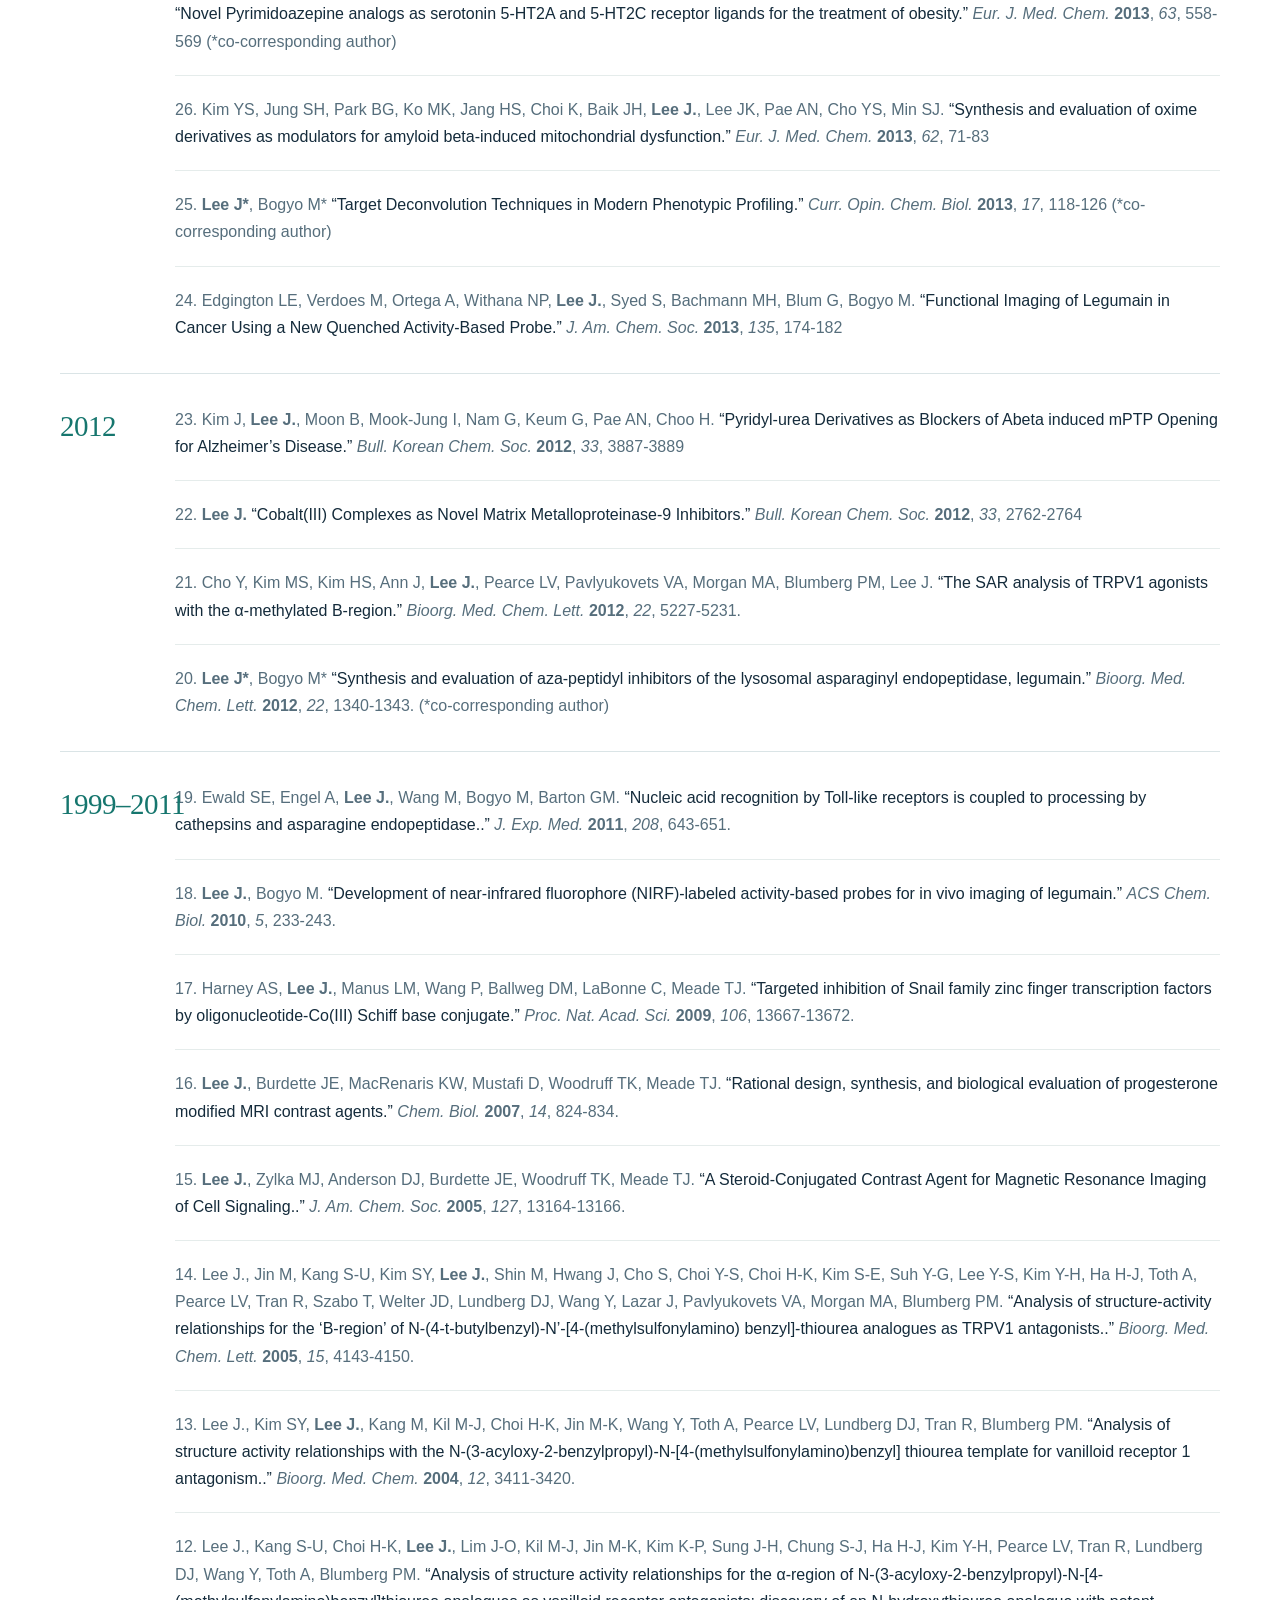
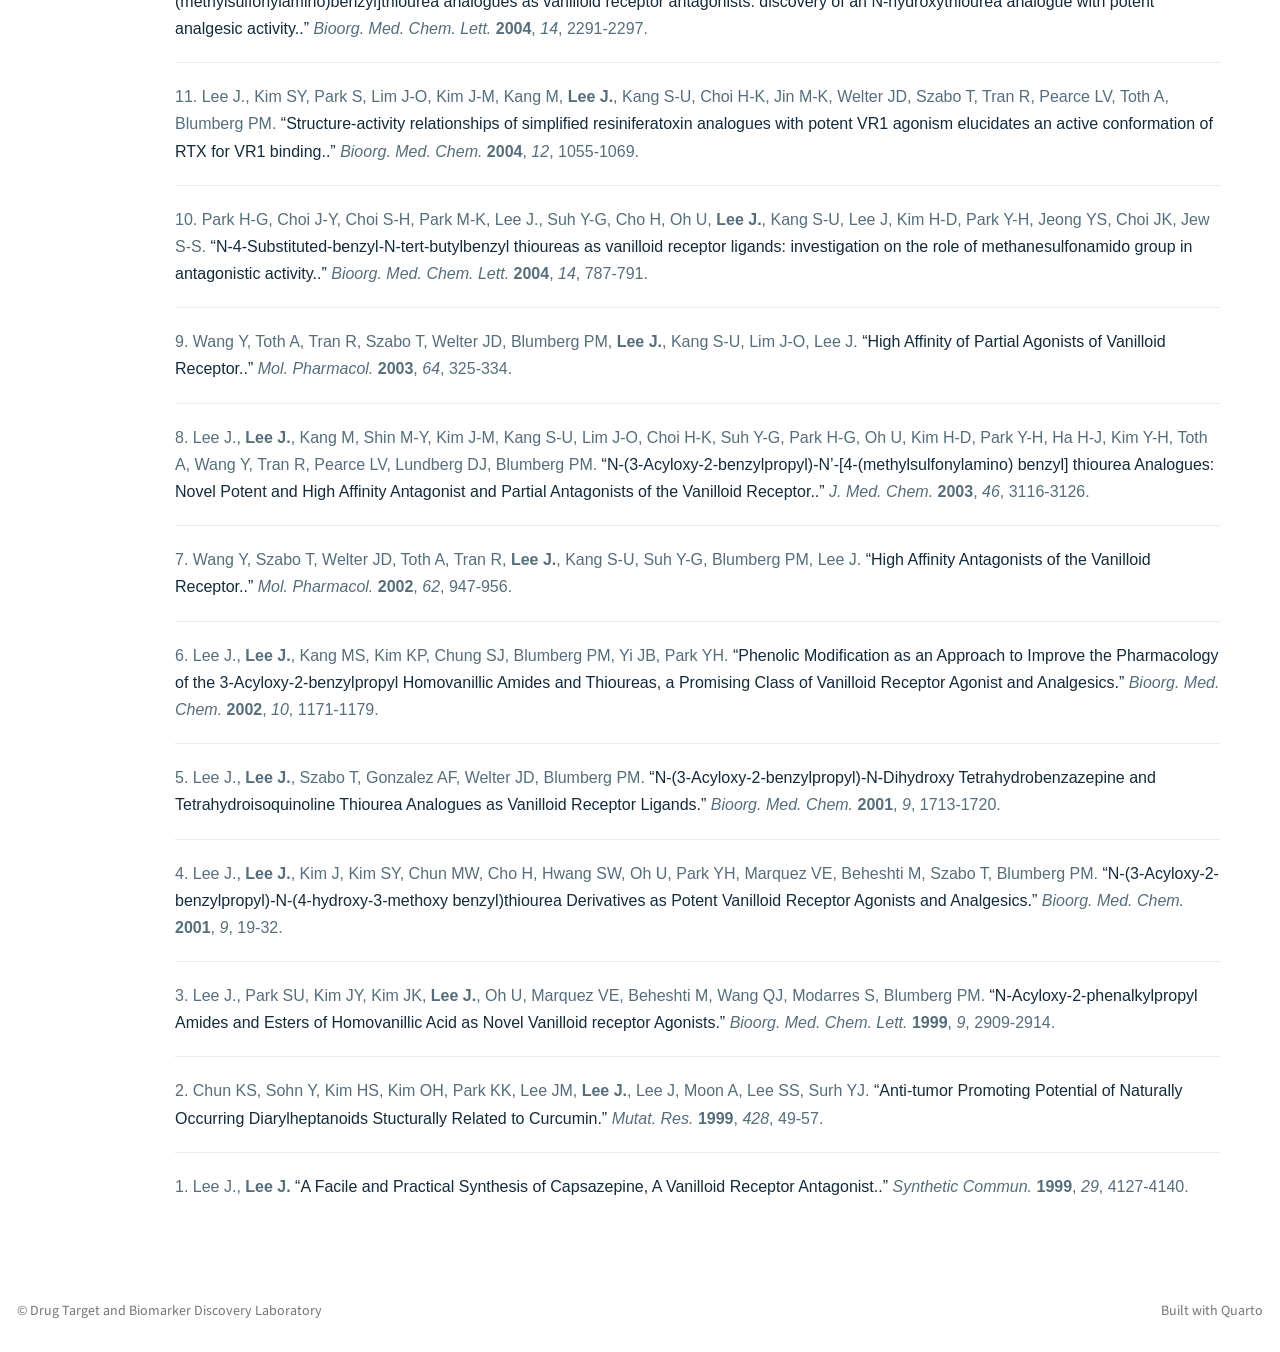
<file: docs/publications.html>
<!DOCTYPE html>
<html xmlns="http://www.w3.org/1999/xhtml" lang="en" xml:lang="en"><head>

<meta charset="utf-8">
<meta name="generator" content="quarto-1.9.38">

<meta name="viewport" content="width=device-width, initial-scale=1.0, user-scalable=yes">


<title>Publications – Drug Target and Biomarker Discovery Laboratory</title>
<style>
/* Default styles provided by pandoc.
** See https://pandoc.org/MANUAL.html#variables-for-html for config info.
*/
code{white-space: pre-wrap;}
span.smallcaps{font-variant: small-caps;}
div.columns{display: flex; gap: min(4vw, 1.5em);}
div.column{flex: auto; overflow-x: auto;}
div.hanging-indent{margin-left: 1.5em; text-indent: -1.5em;}
ul.task-list{list-style: none;}
ul.task-list li input[type="checkbox"] {
  width: 0.8em;
  margin: 0 0.8em 0.2em -1em; /* quarto-specific, see https://github.com/quarto-dev/quarto-cli/issues/4556 */ 
  vertical-align: middle;
}
</style>


<script src="site_libs/quarto-nav/quarto-nav.js"></script>
<script src="site_libs/clipboard/clipboard.min.js"></script>
<script src="site_libs/quarto-search/autocomplete.umd.js"></script>
<script src="site_libs/quarto-search/fuse.min.js"></script>
<script src="site_libs/quarto-search/quarto-search.js"></script>
<meta name="quarto:offset" content="./">
<link href="./favicon.png" rel="icon" type="image/png">
<script src="site_libs/quarto-html/quarto.js" type="module"></script>
<script src="site_libs/quarto-html/tabsets/tabsets.js" type="module"></script>
<script src="site_libs/quarto-html/popper.min.js"></script>
<script src="site_libs/quarto-html/tippy.umd.min.js"></script>
<script src="site_libs/quarto-html/anchor.min.js"></script>
<link href="site_libs/quarto-html/tippy.css" rel="stylesheet">
<link href="site_libs/quarto-html/quarto-syntax-highlighting-15634bcf2e68342d4ad2dfa704d543f6.css" rel="stylesheet" id="quarto-text-highlighting-styles">
<script src="site_libs/bootstrap/bootstrap.min.js"></script>
<link href="site_libs/bootstrap/bootstrap-icons.css" rel="stylesheet">
<link href="site_libs/bootstrap/bootstrap-229c98228d6658ced2398abaaa2bba8a.min.css" rel="stylesheet" append-hash="true" id="quarto-bootstrap" data-mode="light">
<script id="quarto-search-options" type="application/json">{
  "location": "navbar",
  "copy-button": false,
  "collapse-after": 3,
  "panel-placement": "end",
  "type": "overlay",
  "limit": 50,
  "keyboard-shortcut": [
    "f",
    "/",
    "s"
  ],
  "show-item-context": false,
  "language": {
    "search-no-results-text": "No results",
    "search-matching-documents-text": "matching documents",
    "search-copy-link-title": "Copy link to search",
    "search-hide-matches-text": "Hide additional matches",
    "search-more-match-text": "more match in this document",
    "search-more-matches-text": "more matches in this document",
    "search-clear-button-title": "Clear",
    "search-text-placeholder": "",
    "search-detached-cancel-button-title": "Cancel",
    "search-submit-button-title": "Submit",
    "search-label": "Search"
  }
}</script>
<style>
#quarto-document-content p,
#quarto-document-content li {
  font-size: 0.88rem !important;
  line-height: 1.6 !important;
}
</style>


<link rel="stylesheet" href="styles.css?v=20261111-publication-quotes">
</head>

<body class="floating nav-fixed quarto-light">

<div id="quarto-search-results"></div>
  <header id="quarto-header" class="headroom fixed-top">
    <nav class="navbar navbar-expand-lg " data-bs-theme="dark">
      <div class="navbar-container container-fluid">
      <div class="navbar-brand-container mx-auto">
    <a class="navbar-brand" href="./index.html">
    <span class="navbar-title">Drug Target and Biomarker Discovery Laboratory</span>
    </a>
  </div>
            <div id="quarto-search" class="" title="Search"></div>
          <button class="navbar-toggler" type="button" data-bs-toggle="collapse" data-bs-target="#navbarCollapse" aria-controls="navbarCollapse" role="menu" aria-expanded="false" aria-label="Toggle navigation" onclick="if (window.quartoToggleHeadroom) { window.quartoToggleHeadroom(); }">
  <span class="navbar-toggler-icon"></span>
</button>
          <div class="collapse navbar-collapse" id="navbarCollapse">
            <ul class="navbar-nav navbar-nav-scroll ms-auto">
  <li class="nav-item">
    <a class="nav-link" href="./index.html"> 
<span class="menu-text">Home</span></a>
  </li>  
  <li class="nav-item">
    <a class="nav-link" href="./research.html"> 
<span class="menu-text">Research</span></a>
  </li>  
  <li class="nav-item">
    <a class="nav-link" href="./people.html"> 
<span class="menu-text">People</span></a>
  </li>  
  <li class="nav-item">
    <a class="nav-link active" href="./publications.html" aria-current="page"> 
<span class="menu-text">Publications</span></a>
  </li>  
  <li class="nav-item">
    <a class="nav-link" href="./join.html"> 
<span class="menu-text">Join Us</span></a>
  </li>  
  <li class="nav-item">
    <a class="nav-link" href="./news.html"> 
<span class="menu-text">News</span></a>
  </li>  
</ul>
          </div> <!-- /navcollapse -->
            <div class="quarto-navbar-tools">
</div>
      </div> <!-- /container-fluid -->
    </nav>
</header>
<!-- content -->
<div id="quarto-content" class="quarto-container page-columns page-rows-contents page-layout-full page-navbar">
<!-- sidebar -->
  <nav id="quarto-sidebar" class="sidebar collapse collapse-horizontal quarto-sidebar-collapse-item sidebar-navigation floating overflow-auto">
    <nav id="TOC" role="doc-toc" class="toc-active">
    <h2 id="toc-title">Year</h2>
   
  <ul class="collapse">
  <li><a href="#pub2026" id="toc-pub2026" class="nav-link active" data-scroll-target="#pub2026">2026</a></li>
  <li><a href="#pub2024" id="toc-pub2024" class="nav-link" data-scroll-target="#pub2024">2024</a></li>
  <li><a href="#pub2023" id="toc-pub2023" class="nav-link" data-scroll-target="#pub2023">2023</a></li>
  <li><a href="#pub2022" id="toc-pub2022" class="nav-link" data-scroll-target="#pub2022">2022</a></li>
  <li><a href="#pub2021" id="toc-pub2021" class="nav-link" data-scroll-target="#pub2021">2021</a></li>
  <li><a href="#pub2020" id="toc-pub2020" class="nav-link" data-scroll-target="#pub2020">2020</a></li>
  <li><a href="#pub2019" id="toc-pub2019" class="nav-link" data-scroll-target="#pub2019">2019</a></li>
  <li><a href="#pub2018" id="toc-pub2018" class="nav-link" data-scroll-target="#pub2018">2018</a></li>
  <li><a href="#pub2017" id="toc-pub2017" class="nav-link" data-scroll-target="#pub2017">2017</a></li>
  <li><a href="#pub2016" id="toc-pub2016" class="nav-link" data-scroll-target="#pub2016">2016</a></li>
  <li><a href="#pub2015" id="toc-pub2015" class="nav-link" data-scroll-target="#pub2015">2015</a></li>
  <li><a href="#pub2014" id="toc-pub2014" class="nav-link" data-scroll-target="#pub2014">2014</a></li>
  <li><a href="#pub2013" id="toc-pub2013" class="nav-link" data-scroll-target="#pub2013">2013</a></li>
  <li><a href="#pub2012" id="toc-pub2012" class="nav-link" data-scroll-target="#pub2012">2012</a></li>
  <li><a href="#pub1999-2011" id="toc-pub1999-2011" class="nav-link" data-scroll-target="#pub1999-2011">1999–2011</a></li>
  </ul>
</nav>
</nav>
<div id="quarto-sidebar-glass" class="quarto-sidebar-collapse-item" data-bs-toggle="collapse" data-bs-target=".quarto-sidebar-collapse-item"></div>
<!-- margin-sidebar -->
    <div id="quarto-margin-sidebar" class="sidebar margin-sidebar zindex-bottom">
    </div>
<!-- main -->
<main class="content column-page-right" id="quarto-document-content">

<div class="lab-page-intro" data-page="publications"><div class="lab-intro-inner"><div><div class="lab-page-label">Publications</div><h1>Ideas into<br><em>published science.</em></h1></div><p>Our publication record, from molecular design and chemical probes to intracellular delivery. Browse the complete list by year.</p><nav class="lab-intro-nav" aria-label="Publications sections"><a href="#pub2026">2026</a><a href="#pub2024">2024</a><a href="#pub2023">2023</a><a href="#pub2022">2022</a><a href="#pub2021">2021</a><a href="#pub2020">2020</a><a href="#pub2019">2019</a><a href="#pub2018">2018</a><a href="#pub2017">2017</a><a href="#pub2016">2016</a><a href="#pub2015">2015</a><a href="#pub2014">2014</a><a href="#pub2013">2013</a><a href="#pub2012">2012</a></nav></div></div>


<section id="pub2026" class="level2">
<h2 class="anchored" data-anchor-id="pub2026">2026</h2>
<p>83. Paing YMM**, Kim EJ**, Nguyen MT**, Kim J, Son H, Um M, Lee Y, Kwon SM, Kim CE, Pack CG, Kim SJ, Lee J, Koh EH, Lee CH, <strong>Lee J*</strong>, Kang MJ* “Phenotypic Screening Identifies a Small Molecule Restoring Retinal Pigment Epithelial Integrity under Oxidative Stress via the KEAP1-NRF2 Axis.” <em>Manuscript under review.</em> (**co-first authors, *co-corresponding authors)</p>
<p>82. Shin J**, Kim EJ**, Jun M, Yang MU, Erica KJY, Lee JY, Seo J*, <strong>Lee J*</strong> <a href="https://doi.org/10.1039/D6RA06745J">“Amphipathic peptoid transporters for protein and nanoparticle delivery.”</a> <em>RSC Adv.</em> <strong>2026</strong>, <em>16</em>, 62698-62709. (**co-first authors, *co-corresponding authors)</p>
<p>81. Kim EJ, Lee Y, Ryu J, Kim H, Park J, <strong>Lee J.</strong> <a href="https://doi.org/10.1039/D6OB00146G">“Cell-penetrating peptides for therapeutic applications: emerging design strategies and future directions.”</a> <em>Org. Biomol. Chem.</em> <strong>2026</strong>, <em>24</em>, 1938-1964.</p>
</section>
<section id="pub2024" class="level2">
<h2 class="anchored" data-anchor-id="pub2024">2024</h2>
<p>80. Kim EJ, Jeon HB, Kang MJ,* <strong>Lee J*</strong> <a href="https://doi.org/10.1021/acs.analchem.3c05368">“Dynamic imaging of lipid droplets in cells and tissues by using dioxaborine barbiturate-based fluorogenic probes.”</a> <em>Anal. Chem.</em> <strong>2024</strong>, 96, 8356-8364. (*co-corresponding authors)</p>
<p>79. The Atomwise AIMS Program (Wallack <em>et al.</em>) <a href="https://doi.org/10.1038/s41598-024-54655-z">“AI is a viable alternative to high throughput screening: a 318-target study.”</a> <em>Sci. Rep.</em> <strong>2024</strong>, <em>14</em>, 7526.</p>
</section>
<section id="pub2023" class="level2">
<h2 class="anchored" data-anchor-id="pub2023">2023</h2>
<p>78. Park JE**, <strong>Lee J</strong>**, Ok S, Byun S, Yoon SE, Kim YJ, Kang MJ <a href="https://doi.org/10.1038/s12276-023-01044-7">“Wg/Wnt1 and Erasp link ER stress to proapoptotic signaling in an autosomal dominant retinitis pigmentosa model.”</a> <em>Exp. Mol. Med.</em> <strong>2023</strong>, <em>55</em>, 1544-1555 (**co-first authors)</p>
<p>77. Song D**, Lee JY**, Park EC, Choi NE, Nam HY, Seo J*, <strong>Lee J*</strong> <a href="https://doi.org/10.1016/j.bmcl.2023.129259">“Structure-activity relationship analysis of activity-based probes targeting HTRA family of serine proteases.”</a> <em>Bioorg. Med. Chem. Lett.</em> <strong>2023</strong>, <em>87</em>, 129259 (**co-first authors, *co-corresponding authors)</p>
</section>
<section id="pub2022" class="level2">
<h2 class="anchored" data-anchor-id="pub2022">2022</h2>
<p>76. Choi NE, Kim EJ, <strong>Lee J.</strong> <a href="https://doi.org/10.1039/D2RA06728E">“A fluorescent molecular rotor for the <em>in situ</em> imaging of latent fingerprints.”</a> <em>RSC Adv.</em> <strong>2022</strong>, <em>12</em>, 33180-33186</p>
<p>75. Kim S**, Lee JY**, Choi J, Nam HY, Seo J*, <strong>Lee J*</strong> <a href="https://doi.org/10.1002/pep2.24239">“Structure-activity relationship of mitochondria-targeting peptoids.”</a> <em>Pept. Sci.</em> <strong>2022</strong>, <em>114</em>, e24239. (**co-first authors &amp; *co-corresponding authors)</p>
</section>
<section id="pub2021" class="level2">
<h2 class="anchored" data-anchor-id="pub2021">2021</h2>
<p>74. Manh NV, Hoang V, Ngo VTH, Ann J, Jang T-H, Ha J-H, Song JY, Ha H-J, Kim H, Kim Y-H, <strong>Lee J</strong>, Lee J. <a href="https://doi.org/10.1016/j.ejmech.2021.113819">“Discovery of highly potent human glutaminyl cyclase (QC) inhibitors as anti-Alzheimer’s agents by the combination of pharmacophore-based and structure-based design.”</a> <em>Eur. J. Med. Chem.</em> <strong>2021</strong>, <em>226</em>, 113819.</p>
<p>73. Kim TH, Morshed MN, Londhe AM, Lim JW, Jung SY, Yang H, Cho S, Cho SJ, Hwang H, Lim SM, Lee JY, <strong>Lee J*</strong>, Pae AN* <a href="https://doi.org/10.1080/14756366.2021.1900158">“The translocator protein ligands as mitochondrial functional modulators for the potential anti-Alzheimer agents.”</a> <em>J. Enzyme Inhib. Med. Chem.</em> <strong>2021</strong>, <em>36</em>, 831-846 (*co-corresponding authors)</p>
<p>72. Choi NE, Lee JY, Park EC, Lee JH, <strong>Lee J.</strong> <a href="https://doi.org/10.3390/molecules26010217">“Recent advances in organelle-targeted fluorescent probes.”</a> <em>Molecules</em> <strong>2021</strong>, <em>26</em>, 217.</p>
</section>
<section id="pub2020" class="level2">
<h2 class="anchored" data-anchor-id="pub2020">2020</h2>
<p>71. Nam HY, Choi J, Kumar SD, Nielsen JE, Kyeong M, Wang S, Kang D, Lee Y, <strong>Lee J</strong>, Yoon MH, Hong S, Lund R, Jenssen H, Shin SY, Seo J. <a href="https://doi.org/10.1021/acsinfecdis.0c00356">“Helicity modulation improves selectivity of antimicrobial peptoids.”</a> <em>ACS Infect. Dis.</em> <strong>2020</strong>, <em>6</em>, 2732-2744</p>
<p>70. Nam HY**, Song D**, Eo J**, Choi N-E, Hong J-A, Hong KT, Lee J-S, Seo J*, <strong>Lee J*</strong> <a href="https://doi.org/10.1021/acschembio.0c00279">“Activity-based probes for the high temperature requirement A serine proteases..”</a> <em>ACS Chem. Biol.</em> <strong>2020</strong>, <em>15</em>, 2346-2354 (**co-first authors and *co-corresponding authors)</p>
<p>69. Lim JW, <strong>Lee J*</strong>, Pae AN* <a href="https://doi.org/10.5483/BMBRep.2020.53.1.279">“Mitochondrial dysfunction and Alzheimer’s disease: prospects for therapeutic intervention..”</a> <em>BMB Rep.</em> <strong>2020</strong>, <em>53</em>, 47-55. (*co-corresponding authors)</p>
<p>68. Kim S, Nam HY, <strong>Lee J*</strong>, Seo J* <a href="https://doi.org/10.1021/acs.biochem.9b00857">“Mitochondrion-Targeting Peptides and Peptidomimetics: Recent Progress and Design Principles..”</a> <em>Biochemistry</em> <strong>2020</strong>, <em>59</em>, 270-284. (*co-corresponding authors)</p>
</section>
<section id="pub2019" class="level2">
<h2 class="anchored" data-anchor-id="pub2019">2019</h2>
<p>67. Hoang VH, Ngo VTH, Cui M, Manh NV, Tran PT, Ann J, Ha HJ, Kim H, Choi K, Kim YH, Chang H, Macalino SJY, <strong>Lee J</strong>, Choi S, Lee J. <a href="https://doi.org/10.1021/acs.jmedchem.9b00751">“Discovery of Conformationally Restricted Human Glutaminyl Cyclase Inhibitors as Potent Anti-Alzheimer’s Agents by Structure-Based Design..”</a> <em>J. Med. Chem.</em> <strong>2019</strong>, <em>62</em>, 8011-8027.</p>
<p>66. Yoon S, Kim SE, Kim JH, Yoon I, Tran PT, Ann J, Kim C, Byun WS, Lee S, Kim S, <strong>Lee J*</strong>, Lee J* <a href="https://doi.org/10.1016/j.bmc.2019.01.037">“Structure-activity relationship of leucyladenylate sulfamate analogues as leucyl-tRNA synthetase (LRS)-targeting inhibitors of Mammalian target of rapamycin complex 1 (mTORC1)..”</a> <em>Bioorg. Med. Chem.</em> <strong>2019</strong>, <em>27</em>, 1099-1109. (*co-corresponding authors)</p>
</section>
<section id="pub2018" class="level2">
<h2 class="anchored" data-anchor-id="pub2018">2018</h2>
<p>65. Elkamhawy A, Park JE, Hassan AHE, Pae AN, <strong>Lee J</strong>, Paik S, Park BG, Roh EJ. <a href="https://doi.org/10.1016/j.ejmech.2018.07.068">“Pyrazinyl ureas revisited: 1-(3-(Benzyloxy)pyrazin-2-yl)-3-(3,4-dichlorophenyl)urea, a new blocker of Aβ-induced mPTP opening for Alzheimer’s disease..”</a> <em>Eur. J. Med. Chem.</em> <strong>2018</strong>, <em>157</em>, 268-278.</p>
<p>64. Yoon S, Zuo D, Kim JH, Yoon I, Ann J, Kim SE, Cho D, Kim WK, Lee S, <strong>Lee J</strong>, Kim S, Lee J. <a href="https://doi.org/10.1016/j.bmc.2018.06.034">“Discovery of novel leucyladenylate sulfamate surrogates as leucyl-tRNA synthetase (LRS)-targeted mammalian target of rapamycin complex 1 (mTORC1) inhibitors..”</a> <em>Bioorg. Med. Chem.</em> <strong>2018</strong>, <em>26</em>, 4073-4079.</p>
<p>63. Ngo VTH, Hoang V, Tran P, Van Manh N, Ann J, Kim E, Cui M, Choi S, <strong>Lee J</strong>, Kim H, Ha H, Choi K, Kim Y, Lee J. <a href="https://doi.org/10.1016/j.bmc.2018.04.040">“Potent human glutaminyl cyclase inhibitors as potential anti-Alzheimer’s agents: Structure-activity relationship study of Arg-mimetic region.”</a> <em>Bioorg. Med. Chem.</em> <strong>2018</strong>, <em>26</em>, 3133-3144</p>
<p>62. Nam HY*, Hong JA*, Choi J, Shin S, Cho SK, Seo J, <strong>Lee J.</strong> <a href="https://doi.org/10.1021/acs.bioconjchem.8b00148">“Mitochondria-targeting peptoids.”</a> <em>Bioconj. Chem.</em> <strong>2018</strong>, <em>29</em>, 1669-1676. (*Co-first authors)</p>
<p>61. Hong JA, Kim MJ, Eoh J, <strong>Lee J.</strong> <a href="https://doi.org/10.1002/bkcs.11429">“A turn-on fluorescent probe for live cell imaging of biothiols.”</a> <em>Bull. Kor. Chem. Soc.</em> <strong>2018</strong>, <em>39</em>, 425-426.</p>
<p>60. Ngo VTH, Hoang V, Tran P, Ann J, Cui M, Park G, Choi S, <strong>Lee J</strong>, Kim H, Ha H, Choi K, Kim Y, Lee J. <a href="https://doi.org/10.1016/j.bmc.2018.01.015">“Potent human glutaminyl cyclase inhibitors as potential anti-Alzheimer’s agents: Structure-activity relationship study of Arg-mimetic region.”</a> <em>Bioorg. Med. Chem.</em> <strong>2018</strong>, <em>26</em>, 1035-1049.</p>
<p>59. Kim SM, Lee M, Lee SY, Lee SM, Kim EJ, Kim JS, Ann J, <strong>Lee J.</strong>, Lee J. <a href="https://doi.org/10.1016/j.ejmech.2017.12.095">“Synthesis and biological evaluation of 3-(2-aminoethyl) uracil derivatives as gonadotropin-releasing hormone (GnRH) receptor antagonists.”</a> <em>Eur. J. Med. Chem.</em> <strong>2018</strong>, <em>145</em>, 413-424.</p>
<p>58. Elkamhawy A, Park JE, Hassan AH, Pae AN, <strong>Lee J.</strong>, Park BG, Roh EJ. <a href="https://doi.org/10.1016/j.ejmech.2017.12.045">“Synthesis and evaluation of 2-(3-arylureido)pyridines and 2-(3-arylureido)pyrazines as potential modulators of Aβ-induced mitochondrial dysfunction in Alzheimer’s disease..”</a> <em>Eur. J. Med. Chem.</em> <strong>2018</strong>, <em>144</em>, 529-543.</p>
<p>57. <strong>Lee J.</strong>, Kang D, Choi J, Huang W, Wadmen M, Barron AE, Seo J. <a href="https://doi.org/10.1016/j.bmcl.2017.11.034">“Effect of side chain hydrophobicity and cationic charge on antimicrobial activity and cytotoxicity of helical peptoids.”</a> <em>Bioorg. Med. Chem. Lett.</em> <strong>2018</strong>, <em>28</em>, 170-173.</p>
<p>56. Ha H, Kang DW, Kim HM, Kang JM, Ann J, Hyun HJ, Lee JH, Kim SH, Kim H, Choi K, Hong HS, Kim YH, Jo DG, <strong>Lee J.</strong>, Lee J. <a href="https://doi.org/10.1021/acs.jmedchem.7b00844">“Discovery of an Orally Bioavailable Benzofuran Analogue that Serves as a β-amyloid Aggregation Inhibitor for the Potential Treatment of Alzheimer’s Disease..”</a> <em>J. Med. Chem.</em> <strong>2018</strong>, <em>61</em>, 396-402.</p>
</section>
<section id="pub2017" class="level2">
<h2 class="anchored" data-anchor-id="pub2017">2017</h2>
<p>55. Park JE, Elkamhawy A, Hassan AH, Pae AN, <strong>Lee J.</strong>, Paik S, Park BG, Roh EJ. <a href="https://doi.org/10.1016/j.ejmech.2017.09.043">“Synthesis and evaluation of new pyridyl/pyrazinyl thiourea derivatives: Neuroprotection against amyloid-β-induced toxicity..”</a> <em>Eur. J. Med. Chem.</em> <strong>2017</strong>, <em>141</em>, 322-334.</p>
<p>54. Kim TH, Son WS, Morshed MN, Londhe AM, Jung SY, Park J, Park WK, Lim SM, Park KD, Cho SJ, Jeong KS, <strong>Lee J*</strong>, Pae AN* <a href="https://doi.org/10.1016/j.ejmech.2017.09.033">“Discovery of thienopyrrolotriazine derivatives to protect mitochondrial function against Aβ-induced neurotoxicity..”</a> <em>Eur. J. Med. Chem.</em> <strong>2017</strong>, <em>141</em>, 240-256 (*co-corresponding authors)</p>
<p>53. Hong JA, Choi NE, La YK, Nam HY, Seo J, <strong>Lee J.</strong> <a href="https://doi.org/10.1039/C7OB01467H">“Development of a smart activity-based probe to detect subcellular activity of asparaginyl endopeptidase in living cells..”</a> <em>Org. Biomol. Chem.</em> <strong>2017</strong>, <em>15</em>, 8018-8022.</p>
<p>52. Park I, Viswanath ANI, Park BG, Jung SY, Park KD, No KT, <strong>Lee J.</strong>, Pae AN. <a href="https://doi.org/10.1007/s10822-017-0067-9">“Discovery of Non-Peptidic Small Molecule Inhibitors of Cyclophilin D as Neuroprotective Agents in Ab-induced Mitochondrial Dysfunction.”</a> <em>J. Comput. Aided Mol. Des.</em> <strong>2017</strong>, <em>31</em>, 929-941.</p>
<p>51. Yoon S, Kim JH, Koh Y, Tran PT, Ann J, Yoon I, Jang J, Kim WK, Lee S, <strong>Lee J.</strong>, Kim S, Lee J. <a href="https://doi.org/10.1016/j.bmc.2017.06.002">“Discovery of simplified leucyladenylate sulfamates as novel leucyl-tRNA synthetase (LRS)-targeted mammalian target of rapamycin complex 1 (mTORC1) inhibitors..”</a> <em>Bioorg. Med. Chem.</em> <strong>2017</strong>, <em>25</em>, 4145-4152</p>
<p>50. Elkamhawy A, Park JE, Hassan AH, Pae AN, <strong>Lee J.</strong>, Park BG, Paik S, Do J, Park JH, Park KD, Moon B, Park WK, Cho H, Jeong DY, Roh EJ. <a href="https://doi.org/10.1016/j.ejps.2017.04.015">“Design, synthesis, biological evaluation and molecular modelling of 2-(2-aryloxyphenyl)-1,4-dihydroisoquinolin-3(2H)-ones: A novel class of TSPO ligands modulating amyloid-β-induced mPTP opening..”</a> <em>Eur. J. Pharm. Sci.</em> <strong>2017</strong>, <em>104</em>, 366-381</p>
<p>49. Hoang V, Tran P, Cui M, Ngo VTH, Park J, Choi S, <strong>Lee J.</strong>, Choi K, Cho H, Kim H, Ha H, Hong H, Kim Y, Lee J. <a href="https://doi.org/10.1021/acs.jmedchem.7b00098">“Discovery of Potent Human Glutaminyl Cyclase Inhibitors as Anti-Alzheimer’s Agent Based on Rational Design.”</a> <em>J. Med. Chem.</em> <strong>2017</strong>, <em>60</em>, 2573-2590</p>
<p>48. Elkamhawy A, Park JE, Hassan AH, Ra H, Pae AN, <strong>Lee J.</strong>, Park BG, Moon B, Park HM, Roh EJ. <a href="https://doi.org/10.1016/j.ejmech.2016.12.057">“Discovery of 1-(3-(benzyloxy)pyridin-2-yl)-3-(2-(piperazin-1-yl)ethyl)urea: A new modulator for amyloid beta-induced mitochondrial dysfunction..”</a> <em>Eur. J. Med. Chem.</em> <strong>2017</strong>, <em>128</em>, 56-69</p>
<p>47. Kim TH, Yang HY, Park BG, Jung SY, Park JH, Park KD, Min SJ, Tae J, Yang H, Cho S, Song H, Mook-Jung I, <strong>Lee J*</strong>, Pae AN* <a href="https://doi.org/10.1016/j.ejmech.2016.11.017">“Discovery of Benzimidazole Derivatives as Modulators of Mitochondrial Function: A Potential Treatment for Alzheimer’s Disease.”</a> <em>Eur. J. Med. Chem.</em> <strong>2017</strong>, <em>125</em>, 1172-1192 (*co-corresponding authors)</p>
</section>
<section id="pub2016" class="level2">
<h2 class="anchored" data-anchor-id="pub2016">2016</h2>
<p>46. Yoon S, Kim JH, Kim S, Jang J, Kim S, Moon H, Kim W, Lee S, <strong>Lee J.</strong>, Kim S, Lee J. <a href="https://doi.org/10.1021/acs.jmedchem.6b01190">“Discovery of leucyladenylate sulfamates as novel leucyl-tRNA (LRS)-targeted mTORC1 inhibitors.”</a> <em>J. Med. Chem.</em> <strong>2016</strong>, <em>59</em>, 10322-10328.</p>
<p>45. Kim SM, Lee M, Lee SY, Park E, Lee SM, Kim EJ, Han MY, Yoo T, Ann J, Yoon S, <strong>Lee J</strong>, Lee J. <a href="https://doi.org/10.1021/acs.jmedchem.6b01071">“Discovery of an Orally Bioavailable Gonadotropin-Releasing Hormone Receptor Antagonist..”</a> <em>J. Med. Chem.</em> <strong>2016</strong>, <em>59</em>, 9150-9172</p>
<p>44. Cho NC, Seo SH, Kim D, Shin JS, Ju J, Seong J, Seo SH, <strong>Lee J.</strong>, Lee KT, Kim YK, No KT, Pae AN. <a href="https://doi.org/10.1007/s10822-016-9934-z">“Pharmacophore-based virtual screening, biological evaluation and binding mode analysis of a novel protease-activated receptor 2 antagonist.”</a> <em>J. Comput. Aided Mol. Des.</em> <strong>2016</strong>, <em>8</em>, 625-637.</p>
<p>43. La YK, Hong JA, Jeong YJ, <strong>Lee J.</strong> <a href="https://doi.org/10.1039/c6ra20100h">“A 1,8-naphthalimide-based chemosensor for dual-mode sensing: Colorimetric and fluorometric detection of multiple analytes.”</a> <em>RSC Adv.</em> <strong>2016</strong>, <em>6</em>, 84980-84105</p>
<p>42. Yoon S, Kim JH, Yoon I, Kim C, Kim SE, Koh Y, Jeong SJ, <strong>Lee J.</strong>, Kim S, Lee J. <a href="https://doi.org/10.1016/j.bmcl.2016.05.011">“Discovery of (S)-4-isobutyloxazolidin-2-one as a novel leucyl-tRNA synthetase (LRS)-targeted mTORC1 inhibitor..”</a> <em>Bioorg. Med. Chem. Lett.</em> <strong>2016</strong>, <em>26</em>, 3038-3041</p>
<p>41. <strong>Lee J.</strong> <a href="https://doi.org/10.1016/j.bmcl.2015.11.032">“Mitochondrial drug targets in neurodegenerative diseases.”</a> , <em>Bioorg. Med. Chem. Lett.</em> <strong>2016</strong>, <em>26</em>, 714-720</p>
<p>40. Lee HR, Farhanullah, Lee J, Jajoo R, Kong SY, Shin JY, Kim JO, <strong>Lee J.</strong>, Lee J, Kim HJ. <a href="https://doi.org/10.1021/acschemneuro.5b00243">“Discovery of a Small Molecule that Enhances Astrocytogenesis by Activation of STAT3, SMAD1/5/8, and ERK1/2 via Induction of Cytokines in Neural Stem Cells..”</a> <em>ACS Chem. Neurosci.</em> <strong>2016</strong>, <em>7</em>, 90-99</p>
</section>
<section id="pub2015" class="level2">
<h2 class="anchored" data-anchor-id="pub2015">2015</h2>
<p>39. Cho NC, Cha JH, Kim H, Kwak J, Kim D, Seo SH, Shin JS, Kim T, Park KD, <strong>Lee J.</strong>, No KT, Kim YK, Lee KT, Pae AN. <a href="https://doi.org/10.1016/j.bmc.2015.11.016">“Discovery of 2-aryloxy-4-amino-quinazoline derivatives as novel protease-activated receptor 2 (PAR2) antagonists..”</a> <em>Bioorg. Med. Chem.</em> <strong>2015</strong>, <em>23</em>, 7717-7727</p>
<p>38. Choi K, Lim KS, Shin J, Kim SH, Suh YG, Hong HS, Kim H, Ha HJ, Kim YH, <strong>Lee J.</strong>, Lee J. <a href="https://doi.org/10.1016/j.bmc.2015.05.022">“6-Phenoxy-2-phenylbenzoxazoles, novel inhibitors of receptor for advanced glycation end products (RAGE).”</a> <em>Bioorg. Med. Chem.</em> <strong>2015</strong>, <em>23</em>, 4919-4935</p>
<p>37. La YK, Choi NE, Chung S, <strong>Lee J.</strong> <a href="https://doi.org/10.1002/bkcs.10350">“Thiophene-substituted Aza-BODIPYs as Near-Infrared Fluorophores.”</a> <em>Bull. Kor. Chem. Soc.</em> <strong>2015</strong>, <em>36</em>, 1747-1748</p>
<p>36. <strong>Lee J.</strong>, Huang W, Broering JM, Barron AE, Seo J. <a href="https://doi.org/10.1016/j.bmcl.2015.04.092">“Prostate tumor specific peptide-peptoid hybrid prodrugs.”</a> <em>Bioorg. Med. Chem. Lett.</em> <strong>2015</strong>, <em>25</em>, 2849-2952</p>
<p>35. Nam M, Kim T, Kwak J, Seo SH, Ko MK, Lim EJ, Min SJ, Cho YS, Keum G, Baek DJ, <strong>Lee J*</strong>, Pae AN* <a href="https://doi.org/10.1016/j.ejmech.2015.04.060">“Discovery and biological evaluation of tetrahydrothieno[2,3-c]pyridine derivatives as selective metabotropic glutamate receptor 1 antagonists for the potential treatment of neuropathic pain.”</a> <em>Eur. J. Med. Chem.</em> <strong>2015</strong>, <em>97</em>, 245-258 (*co-corresponding author)</p>
<p>34. Cho GH, Kim T, Son WS, Seo SH, Min SJ, Cho YS, Keum G, Jeong KS, Koh HY, <strong>Lee J*</strong>, Pae AN* <a href="https://doi.org/10.1016/j.bmcl.2015.01.035">“Synthesis and biological evaluation of aryl isoxazole derivatives as metabotropic glutamate receptor 1 antagonists: a potential treatment for neuropathic pain.”</a> <em>Bioorg. Med. Chem. Lett.</em> <strong>2015</strong>, <em>25</em>, 1324-1328 (*co-corresponding author)</p>
</section>
<section id="pub2014" class="level2">
<h2 class="anchored" data-anchor-id="pub2014">2014</h2>
<p>33. Elkamhawy A, <strong>Lee J.</strong>, Park BG, Park I, Pae AN, Roh EJ. <a href="https://doi.org/10.1016/j.ejmech.2014.07.027">“Novel quinazoline-urea analogues as modulators for Aβ-induced mitochondrial dysfunction: design, synthesis, and molecular docking study.”</a> <em>Eur. J. Med. Chem.</em> <strong>2014</strong>, <em>84</em>, 466-475</p>
</section>
<section id="pub2013" class="level2">
<h2 class="anchored" data-anchor-id="pub2013">2013</h2>
<p>32. Choi MJ, Thorat DA, Jang JW, Yang H, No ES, Kim SJ, <strong>Lee J.</strong>, Choo H, Lee CS, Ko SY, Lee J, Nam GS, Pae AN. <a href="https://doi.org/10.1021/jm400840p">“Synthesis and biological evaluation of aryloxazole derivatives as vascular disrupting agents for cancer therapy.”</a> <em>J. Med. Chem.</em> <strong>2013</strong>, <em>56</em>, 9008-9018</p>
<p>31. Yoon HJ, Kong SY, Park MH, Cho Y, Kim SE, Shin JY, Jung S, <strong>Lee J.</strong>, Farhanullah, Kim HJ, Lee J. <a href="https://doi.org/10.1016/j.bmc.2013.08.066">“Aminopropyl carbazole analogues as potent enhancers of neurogenesis.”</a> <em>Bioorg. Med. Chem.</em> <strong>2013</strong>, <em>21</em>, 7165-7174</p>
<p>30. Morell M, Nguyen Duc T, Willis AL, Syed S, <strong>Lee J.</strong>, Deu E, Deng Y, Xiao J, Turk BE, Jessen JR, Weiss SJ, Bogyo M. <a href="https://doi.org/10.1021/ja403523p">“Coupling Protein Engineering with Probe Design To Inhibit and Image Matrix Metalloproteinases with Controlled Specificity..”</a> <em>J. Am. Chem. Soc.</em> <strong>2013</strong>, <em>135</em>, 9139-9148</p>
<p>29. Tran PT, Hoang VH, Thorat SA, Kim SE, Ann J, Chang YJ, Nam DW, Song H, Mook-Jung I, <strong>Lee J.</strong>, Lee J. <a href="https://doi.org/10.1016/j.bmc.2013.04.005">“Structure-activity relationship of human glutaminyl cyclase inhibitors having an N-(5-methyl-1H-imidazol-1-yl)propyl thiourea template.”</a> <em>Bioorg. Med. Chem.</em> <strong>2013</strong>, <em>13</em>, 3821-3830</p>
<p>28. Kang B, Chung S, Ahn YD, <strong>Lee J.</strong>, Seo J. <a href="https://doi.org/10.1021/ol4004564">“Porphyrin-Peptoid Conjugates: Face-to-Face Display of Porphyrins on Peptoid Helices.”</a> <em>Org. Lett.</em> <strong>2013</strong>, <em>15</em>, 1670-1673</p>
<p>27. Yang HY, Tae J, Seo YW, Kim YJ, Im HY, Choi GD, Cho H, Park WK, Kwon OS, Cho YS, Ko M, Jang H, Choi K, Kim CH, <strong>Lee J*</strong>, Pae AN* <a href="https://doi.org/10.1016/j.ejmech.2013.02.020">“Novel Pyrimidoazepine analogs as serotonin 5-HT2A and 5-HT2C receptor ligands for the treatment of obesity.”</a> <em>Eur. J. Med. Chem.</em> <strong>2013</strong>, <em>63</em>, 558-569 (*co-corresponding author)</p>
<p>26. Kim YS, Jung SH, Park BG, Ko MK, Jang HS, Choi K, Baik JH, <strong>Lee J.</strong>, Lee JK, Pae AN, Cho YS, Min SJ. <a href="https://doi.org/10.1016/j.ejmech.2012.12.033">“Synthesis and evaluation of oxime derivatives as modulators for amyloid beta-induced mitochondrial dysfunction.”</a> <em>Eur. J. Med. Chem.</em> <strong>2013</strong>, <em>62</em>, 71-83</p>
<p>25. <strong>Lee J*</strong>, Bogyo M* <a href="https://doi.org/10.1016/j.cbpa.2012.12.022">“Target Deconvolution Techniques in Modern Phenotypic Profiling.”</a> <em>Curr. Opin. Chem. Biol.</em> <strong>2013</strong>, <em>17</em>, 118-126 (*co-corresponding author)</p>
<p>24. Edgington LE, Verdoes M, Ortega A, Withana NP, <strong>Lee J.</strong>, Syed S, Bachmann MH, Blum G, Bogyo M. <a href="https://doi.org/10.1021/ja307083b">“Functional Imaging of Legumain in Cancer Using a New Quenched Activity-Based Probe.”</a> <em>J. Am. Chem. Soc.</em> <strong>2013</strong>, <em>135</em>, 174-182</p>
</section>
<section id="pub2012" class="level2">
<h2 class="anchored" data-anchor-id="pub2012">2012</h2>
<p>23. Kim J, <strong>Lee J.</strong>, Moon B, Mook-Jung I, Nam G, Keum G, Pae AN, Choo H. <a href="https://doi.org/10.5012/bkcs.2012.33.11.3887">“Pyridyl-urea Derivatives as Blockers of Abeta induced mPTP Opening for Alzheimer’s Disease.”</a> <em>Bull. Korean Chem. Soc.</em> <strong>2012</strong>, <em>33</em>, 3887-3889</p>
<p>22. <strong>Lee J.</strong> <a href="https://doi.org/10.5012/bkcs.2012.33.8.2762">“Cobalt(III) Complexes as Novel Matrix Metalloproteinase-9 Inhibitors.”</a> <em>Bull. Korean Chem. Soc.</em> <strong>2012</strong>, <em>33</em>, 2762-2764</p>
<p>21. Cho Y, Kim MS, Kim HS, Ann J, <strong>Lee J.</strong>, Pearce LV, Pavlyukovets VA, Morgan MA, Blumberg PM, Lee J. <a href="https://doi.org/10.1016/j.bmcl.2012.06.059">“The SAR analysis of TRPV1 agonists with the α-methylated B-region.”</a> <em>Bioorg. Med. Chem. Lett.</em> <strong>2012</strong>, <em>22</em>, 5227-5231.</p>
<p>20. <strong>Lee J*</strong>, Bogyo M* <a href="https://doi.org/10.1016/j.bmcl.2011.12.079">“Synthesis and evaluation of aza-peptidyl inhibitors of the lysosomal asparaginyl endopeptidase, legumain.”</a> <em>Bioorg. Med. Chem. Lett.</em> <strong>2012</strong>, <em>22</em>, 1340-1343. (*co-corresponding author)</p>
</section>
<section id="pub1999-2011" class="level2">
<h2 class="anchored" data-anchor-id="pub1999-2011">1999–2011</h2>
<p>19. Ewald SE, Engel A, <strong>Lee J.</strong>, Wang M, Bogyo M, Barton GM. <a href="https://doi.org/10.1084/jem.20100682">“Nucleic acid recognition by Toll-like receptors is coupled to processing by cathepsins and asparagine endopeptidase..”</a> <em>J. Exp. Med.</em> <strong>2011</strong>, <em>208</em>, 643-651.</p>
<p>18. <strong>Lee J.</strong>, Bogyo M. <a href="https://doi.org/10.1021/cb900232a">“Development of near-infrared fluorophore (NIRF)-labeled activity-based probes for in vivo imaging of legumain.”</a> <em>ACS Chem. Biol.</em> <strong>2010</strong>, <em>5</em>, 233-243.</p>
<p>17. Harney AS, <strong>Lee J.</strong>, Manus LM, Wang P, Ballweg DM, LaBonne C, Meade TJ. <a href="https://doi.org/10.1073/pnas.0906423106">“Targeted inhibition of Snail family zinc finger transcription factors by oligonucleotide-Co(III) Schiff base conjugate.”</a> <em>Proc. Nat. Acad. Sci.</em> <strong>2009</strong>, <em>106</em>, 13667-13672.</p>
<p>16. <strong>Lee J.</strong>, Burdette JE, MacRenaris KW, Mustafi D, Woodruff TK, Meade TJ. <a href="https://doi.org/10.1016/j.chembiol.2007.06.006">“Rational design, synthesis, and biological evaluation of progesterone modified MRI contrast agents.”</a> <em>Chem. Biol.</em> <strong>2007</strong>, <em>14</em>, 824-834.</p>
<p>15. <strong>Lee J.</strong>, Zylka MJ, Anderson DJ, Burdette JE, Woodruff TK, Meade TJ. <a href="https://doi.org/10.1021/ja051294x">“A Steroid-Conjugated Contrast Agent for Magnetic Resonance Imaging of Cell Signaling..”</a> <em>J. Am. Chem. Soc.</em> <strong>2005</strong>, <em>127</em>, 13164-13166.</p>
<p>14. Lee J., Jin M, Kang S-U, Kim SY, <strong>Lee J.</strong>, Shin M, Hwang J, Cho S, Choi Y-S, Choi H-K, Kim S-E, Suh Y-G, Lee Y-S, Kim Y-H, Ha H-J, Toth A, Pearce LV, Tran R, Szabo T, Welter JD, Lundberg DJ, Wang Y, Lazar J, Pavlyukovets VA, Morgan MA, Blumberg PM. <a href="https://doi.org/10.1016/j.bmcl.2005.06.006">“Analysis of structure-activity relationships for the ‘B-region’ of N-(4-t-butylbenzyl)-N’-[4-(methylsulfonylamino) benzyl]-thiourea analogues as TRPV1 antagonists..”</a> <em>Bioorg. Med. Chem. Lett.</em> <strong>2005</strong>, <em>15</em>, 4143-4150.</p>
<p>13. Lee J., Kim SY, <strong>Lee J.</strong>, Kang M, Kil M-J, Choi H-K, Jin M-K, Wang Y, Toth A, Pearce LV, Lundberg DJ, Tran R, Blumberg PM. <a href="https://doi.org/10.1016/j.bmc.2004.04.040">“Analysis of structure activity relationships with the N-(3-acyloxy-2-benzylpropyl)-N-[4-(methylsulfonylamino)benzyl] thiourea template for vanilloid receptor 1 antagonism..”</a> <em>Bioorg. Med. Chem.</em> <strong>2004</strong>, <em>12</em>, 3411-3420.</p>
<p>12. Lee J., Kang S-U, Choi H-K, <strong>Lee J.</strong>, Lim J-O, Kil M-J, Jin M-K, Kim K-P, Sung J-H, Chung S-J, Ha H-J, Kim Y-H, Pearce LV, Tran R, Lundberg DJ, Wang Y, Toth A, Blumberg PM. <a href="https://doi.org/10.1016/j.bmcl.2004.02.002">“Analysis of structure activity relationships for the α-region of N-(3-acyloxy-2-benzylpropyl)-N-[4-(methylsulfonylamino)benzyl]thiourea analogues as vanilloid receptor antagonists: discovery of an N-hydroxythiourea analogue with potent analgesic activity..”</a> <em>Bioorg. Med. Chem. Lett.</em> <strong>2004</strong>, <em>14</em>, 2291-2297.</p>
<p>11. Lee J., Kim SY, Park S, Lim J-O, Kim J-M, Kang M, <strong>Lee J.</strong>, Kang S-U, Choi H-K, Jin M-K, Welter JD, Szabo T, Tran R, Pearce LV, Toth A, Blumberg PM. <a href="https://doi.org/10.1016/j.bmc.2003.12.005">“Structure-activity relationships of simplified resiniferatoxin analogues with potent VR1 agonism elucidates an active conformation of RTX for VR1 binding..”</a> <em>Bioorg. Med. Chem.</em> <strong>2004</strong>, <em>12</em>, 1055-1069.</p>
<p>10. Park H-G, Choi J-Y, Choi S-H, Park M-K, Lee J., Suh Y-G, Cho H, Oh U, <strong>Lee J.</strong>, Kang S-U, Lee J, Kim H-D, Park Y-H, Jeong YS, Choi JK, Jew S-S. <a href="https://doi.org/10.1016/j.bmcl.2003.11.019">“N-4-Substituted-benzyl-N-tert-butylbenzyl thioureas as vanilloid receptor ligands: investigation on the role of methanesulfonamido group in antagonistic activity..”</a> <em>Bioorg. Med. Chem. Lett.</em> <strong>2004</strong>, <em>14</em>, 787-791.</p>
<p>9. Wang Y, Toth A, Tran R, Szabo T, Welter JD, Blumberg PM, <strong>Lee J.</strong>, Kang S-U, Lim J-O, Lee J. <a href="https://doi.org/10.1124/mol.64.2.325">“High Affinity of Partial Agonists of Vanilloid Receptor..”</a> <em>Mol. Pharmacol.</em> <strong>2003</strong>, <em>64</em>, 325-334.</p>
<p>8. Lee J., <strong>Lee J.</strong>, Kang M, Shin M-Y, Kim J-M, Kang S-U, Lim J-O, Choi H-K, Suh Y-G, Park H-G, Oh U, Kim H-D, Park Y-H, Ha H-J, Kim Y-H, Toth A, Wang Y, Tran R, Pearce LV, Lundberg DJ, Blumberg PM. <a href="https://doi.org/10.1021/jm020502v">“N-(3-Acyloxy-2-benzylpropyl)-N’-[4-(methylsulfonylamino) benzyl] thiourea Analogues: Novel Potent and High Affinity Antagonist and Partial Antagonists of the Vanilloid Receptor..”</a> <em>J. Med. Chem.</em> <strong>2003</strong>, <em>46</em>, 3116-3126.</p>
<p>7. Wang Y, Szabo T, Welter JD, Toth A, Tran R, <strong>Lee J.</strong>, Kang S-U, Suh Y-G, Blumberg PM, Lee J. <a href="https://doi.org/10.1124/mol.62.4.947">“High Affinity Antagonists of the Vanilloid Receptor..”</a> <em>Mol. Pharmacol.</em> <strong>2002</strong>, <em>62</em>, 947-956.</p>
<p>6. Lee J., <strong>Lee J.</strong>, Kang MS, Kim KP, Chung SJ, Blumberg PM, Yi JB, Park YH. <a href="https://doi.org/10.1016/S0968-0896(01)00387-X">“Phenolic Modification as an Approach to Improve the Pharmacology of the 3-Acyloxy-2-benzylpropyl Homovanillic Amides and Thioureas, a Promising Class of Vanilloid Receptor Agonist and Analgesics.”</a> <em>Bioorg. Med. Chem.</em> <strong>2002</strong>, <em>10</em>, 1171-1179.</p>
<p>5. Lee J., <strong>Lee J.</strong>, Szabo T, Gonzalez AF, Welter JD, Blumberg PM. <a href="https://doi.org/10.1016/S0968-0896(01)00068-2">“N-(3-Acyloxy-2-benzylpropyl)-N-Dihydroxy Tetrahydrobenzazepine and Tetrahydroisoquinoline Thiourea Analogues as Vanilloid Receptor Ligands.”</a> <em>Bioorg. Med. Chem.</em> <strong>2001</strong>, <em>9</em>, 1713-1720.</p>
<p>4. Lee J., <strong>Lee J.</strong>, Kim J, Kim SY, Chun MW, Cho H, Hwang SW, Oh U, Park YH, Marquez VE, Beheshti M, Szabo T, Blumberg PM. <a href="https://doi.org/10.1016/S0968-0896(00)00216-9">“N-(3-Acyloxy-2-benzylpropyl)-N-(4-hydroxy-3-methoxy benzyl)thiourea Derivatives as Potent Vanilloid Receptor Agonists and Analgesics.”</a> <em>Bioorg. Med. Chem.</em> <strong>2001</strong>, <em>9</em>, 19-32.</p>
<p>3. Lee J., Park SU, Kim JY, Kim JK, <strong>Lee J.</strong>, Oh U, Marquez VE, Beheshti M, Wang QJ, Modarres S, Blumberg PM. <a href="https://doi.org/10.1016/S0960-894X(99)00513-2">“N-Acyloxy-2-phenalkylpropyl Amides and Esters of Homovanillic Acid as Novel Vanilloid receptor Agonists.”</a> <em>Bioorg. Med. Chem. Lett.</em> <strong>1999</strong>, <em>9</em>, 2909-2914.</p>
<p>2. Chun KS, Sohn Y, Kim HS, Kim OH, Park KK, Lee JM, <strong>Lee J.</strong>, Lee J, Moon A, Lee SS, Surh YJ. <a href="https://doi.org/10.1016/S1383-5742(99)00031-9">“Anti-tumor Promoting Potential of Naturally Occurring Diarylheptanoids Stucturally Related to Curcumin.”</a> <em>Mutat. Res.</em> <strong>1999</strong>, <em>428</em>, 49-57.</p>
<p>1. Lee J., <strong>Lee J.</strong> <a href="https://doi.org/10.1080/00397919908085886">“A Facile and Practical Synthesis of Capsazepine, A Vanilloid Receptor Antagonist..”</a> <em>Synthetic Commun.</em> <strong>1999</strong>, <em>29</em>, 4127-4140.</p>


</section>

</main> <!-- /main -->
<script id="quarto-html-after-body" type="application/javascript">
  window.document.addEventListener("DOMContentLoaded", function (event) {
    const icon = "";
    const anchorJS = new window.AnchorJS();
    anchorJS.options = {
      placement: 'right',
      icon: icon
    };
    anchorJS.add('.anchored');
    const isCodeAnnotation = (el) => {
      for (const clz of el.classList) {
        if (clz.startsWith('code-annotation-')) {                     
          return true;
        }
      }
      return false;
    }
    const onCopySuccess = function(e) {
      // button target
      const button = e.trigger;
      // don't keep focus
      button.blur();
      // flash "checked"
      button.classList.add('code-copy-button-checked');
      var currentTitle = button.getAttribute("title");
      button.setAttribute("title", "Copied!");
      let tooltip;
      if (window.bootstrap) {
        button.setAttribute("data-bs-toggle", "tooltip");
        button.setAttribute("data-bs-placement", "left");
        button.setAttribute("data-bs-title", "Copied!");
        tooltip = new bootstrap.Tooltip(button, 
          { trigger: "manual", 
            customClass: "code-copy-button-tooltip",
            offset: [0, -8]});
        tooltip.show();    
      }
      setTimeout(function() {
        if (tooltip) {
          tooltip.hide();
          button.removeAttribute("data-bs-title");
          button.removeAttribute("data-bs-toggle");
          button.removeAttribute("data-bs-placement");
        }
        button.setAttribute("title", currentTitle);
        button.classList.remove('code-copy-button-checked');
      }, 1000);
      // clear code selection
      e.clearSelection();
    }
    const getTextToCopy = function(trigger) {
      const outerScaffold = trigger.parentElement.cloneNode(true);
      const codeEl = outerScaffold.querySelector('code');
      for (const childEl of codeEl.children) {
        if (isCodeAnnotation(childEl)) {
          childEl.remove();
        }
      }
      return codeEl.innerText;
    }
    const clipboard = new window.ClipboardJS('.code-copy-button:not([data-in-quarto-modal])', {
      text: getTextToCopy
    });
    clipboard.on('success', onCopySuccess);
    if (window.document.getElementById('quarto-embedded-source-code-modal')) {
      const clipboardModal = new window.ClipboardJS('.code-copy-button[data-in-quarto-modal]', {
        text: getTextToCopy,
        container: window.document.getElementById('quarto-embedded-source-code-modal')
      });
      clipboardModal.on('success', onCopySuccess);
    }
      var localhostRegex = new RegExp(/^(?:http|https):\/\/localhost\:?[0-9]*\//);
      var mailtoRegex = new RegExp(/^mailto:/);
        var filterRegex = new RegExp('/' + window.location.host + '/');
      var isInternal = (href) => {
          return filterRegex.test(href) || localhostRegex.test(href) || mailtoRegex.test(href);
      }
      // Inspect non-navigation links and adorn them if external
     var links = window.document.querySelectorAll('a[href]:not(.nav-link):not(.navbar-brand):not(.toc-action):not(.sidebar-link):not(.sidebar-item-toggle):not(.pagination-link):not(.no-external):not([aria-hidden]):not(.dropdown-item):not(.quarto-navigation-tool):not(.about-link)');
      for (var i=0; i<links.length; i++) {
        const link = links[i];
        if (!isInternal(link.href)) {
          // undo the damage that might have been done by quarto-nav.js in the case of
          // links that we want to consider external
          if (link.dataset.originalHref !== undefined) {
            link.href = link.dataset.originalHref;
          }
        }
      }
    function tippyHover(el, contentFn, onTriggerFn, onUntriggerFn) {
      const config = {
        allowHTML: true,
        maxWidth: 500,
        delay: 100,
        arrow: false,
        appendTo: function(el) {
            return el.parentElement;
        },
        interactive: true,
        interactiveBorder: 10,
        theme: 'quarto',
        placement: 'bottom-start',
      };
      if (contentFn) {
        config.content = contentFn;
      }
      if (onTriggerFn) {
        config.onTrigger = onTriggerFn;
      }
      if (onUntriggerFn) {
        config.onUntrigger = onUntriggerFn;
      }
      window.tippy(el, config); 
    }
    const noterefs = window.document.querySelectorAll('a[role="doc-noteref"]');
    for (var i=0; i<noterefs.length; i++) {
      const ref = noterefs[i];
      tippyHover(ref, function() {
        // use id or data attribute instead here
        let href = ref.getAttribute('data-footnote-href') || ref.getAttribute('href');
        try { href = new URL(href).hash; } catch {}
        const id = href.replace(/^#\/?/, "");
        const note = window.document.getElementById(id);
        if (note) {
          return note.innerHTML;
        } else {
          return "";
        }
      });
    }
    const xrefs = window.document.querySelectorAll('a.quarto-xref');
    const processXRef = (id, note) => {
      // Strip column container classes
      const stripColumnClz = (el) => {
        el.classList.remove("page-full", "page-columns");
        if (el.children) {
          for (const child of el.children) {
            stripColumnClz(child);
          }
        }
      }
      stripColumnClz(note)
      if (id === null || id.startsWith('sec-')) {
        // Special case sections, only their first couple elements
        const container = document.createElement("div");
        if (note.children && note.children.length > 2) {
          container.appendChild(note.children[0].cloneNode(true));
          for (let i = 1; i < note.children.length; i++) {
            const child = note.children[i];
            if (child.tagName === "P" && child.innerText === "") {
              continue;
            } else {
              container.appendChild(child.cloneNode(true));
              break;
            }
          }
          if (window.Quarto?.typesetMath) {
            window.Quarto.typesetMath(container);
          }
          return container.innerHTML
        } else {
          if (window.Quarto?.typesetMath) {
            window.Quarto.typesetMath(note);
          }
          return note.innerHTML;
        }
      } else {
        // Remove any anchor links if they are present
        const anchorLink = note.querySelector('a.anchorjs-link');
        if (anchorLink) {
          anchorLink.remove();
        }
        if (window.Quarto?.typesetMath) {
          window.Quarto.typesetMath(note);
        }
        if (note.classList.contains("callout")) {
          return note.outerHTML;
        } else {
          return note.innerHTML;
        }
      }
    }
    for (var i=0; i<xrefs.length; i++) {
      const xref = xrefs[i];
      tippyHover(xref, undefined, function(instance) {
        instance.disable();
        let url = xref.getAttribute('href');
        let hash = undefined; 
        if (url.startsWith('#')) {
          hash = url;
        } else {
          try { hash = new URL(url).hash; } catch {}
        }
        if (hash) {
          const id = hash.replace(/^#\/?/, "");
          const note = window.document.getElementById(id);
          if (note !== null) {
            try {
              const html = processXRef(id, note.cloneNode(true));
              instance.setContent(html);
            } finally {
              instance.enable();
              instance.show();
            }
          } else {
            // See if we can fetch this
            fetch(url.split('#')[0])
            .then(res => res.text())
            .then(html => {
              const parser = new DOMParser();
              const htmlDoc = parser.parseFromString(html, "text/html");
              const note = htmlDoc.getElementById(id);
              if (note !== null) {
                const html = processXRef(id, note);
                instance.setContent(html);
              } 
            }).finally(() => {
              instance.enable();
              instance.show();
            });
          }
        } else {
          // See if we can fetch a full url (with no hash to target)
          // This is a special case and we should probably do some content thinning / targeting
          fetch(url)
          .then(res => res.text())
          .then(html => {
            const parser = new DOMParser();
            const htmlDoc = parser.parseFromString(html, "text/html");
            const note = htmlDoc.querySelector('main.content');
            if (note !== null) {
              // This should only happen for chapter cross references
              // (since there is no id in the URL)
              // remove the first header
              if (note.children.length > 0 && note.children[0].tagName === "HEADER") {
                note.children[0].remove();
              }
              const html = processXRef(null, note);
              instance.setContent(html);
            } 
          }).finally(() => {
            instance.enable();
            instance.show();
          });
        }
      }, function(instance) {
      });
    }
        let selectedAnnoteEl;
        const selectorForAnnotation = ( cell, annotation) => {
          let cellAttr = 'data-code-cell="' + cell + '"';
          let lineAttr = 'data-code-annotation="' +  annotation + '"';
          const selector = 'span[' + cellAttr + '][' + lineAttr + ']';
          return selector;
        }
        const selectCodeLines = (annoteEl) => {
          const doc = window.document;
          const targetCell = annoteEl.getAttribute("data-target-cell");
          const targetAnnotation = annoteEl.getAttribute("data-target-annotation");
          const annoteSpan = window.document.querySelector(selectorForAnnotation(targetCell, targetAnnotation));
          const lines = annoteSpan.getAttribute("data-code-lines").split(",");
          const lineIds = lines.map((line) => {
            return targetCell + "-" + line;
          })
          let top = null;
          let height = null;
          let parent = null;
          if (lineIds.length > 0) {
              //compute the position of the single el (top and bottom and make a div)
              const el = window.document.getElementById(lineIds[0]);
              top = el.offsetTop;
              height = el.offsetHeight;
              parent = el.parentElement.parentElement;
            if (lineIds.length > 1) {
              const lastEl = window.document.getElementById(lineIds[lineIds.length - 1]);
              const bottom = lastEl.offsetTop + lastEl.offsetHeight;
              height = bottom - top;
            }
            if (top !== null && height !== null && parent !== null) {
              // cook up a div (if necessary) and position it 
              let div = window.document.getElementById("code-annotation-line-highlight");
              if (div === null) {
                div = window.document.createElement("div");
                div.setAttribute("id", "code-annotation-line-highlight");
                div.style.position = 'absolute';
                parent.appendChild(div);
              }
              div.style.top = top - 2 + "px";
              div.style.height = height + 4 + "px";
              div.style.left = 0;
              let gutterDiv = window.document.getElementById("code-annotation-line-highlight-gutter");
              if (gutterDiv === null) {
                gutterDiv = window.document.createElement("div");
                gutterDiv.setAttribute("id", "code-annotation-line-highlight-gutter");
                gutterDiv.style.position = 'absolute';
                const codeCell = window.document.getElementById(targetCell);
                const gutter = codeCell.querySelector('.code-annotation-gutter');
                gutter.appendChild(gutterDiv);
              }
              gutterDiv.style.top = top - 2 + "px";
              gutterDiv.style.height = height + 4 + "px";
            }
            selectedAnnoteEl = annoteEl;
          }
        };
        const unselectCodeLines = () => {
          const elementsIds = ["code-annotation-line-highlight", "code-annotation-line-highlight-gutter"];
          elementsIds.forEach((elId) => {
            const div = window.document.getElementById(elId);
            if (div) {
              div.remove();
            }
          });
          selectedAnnoteEl = undefined;
        };
          // Handle positioning of the toggle
      window.addEventListener(
        "resize",
        throttle(() => {
          elRect = undefined;
          if (selectedAnnoteEl) {
            selectCodeLines(selectedAnnoteEl);
          }
        }, 10)
      );
      function throttle(fn, ms) {
      let throttle = false;
      let timer;
        return (...args) => {
          if(!throttle) { // first call gets through
              fn.apply(this, args);
              throttle = true;
          } else { // all the others get throttled
              if(timer) clearTimeout(timer); // cancel #2
              timer = setTimeout(() => {
                fn.apply(this, args);
                timer = throttle = false;
              }, ms);
          }
        };
      }
        // Attach click handler to the DT
        const annoteDls = window.document.querySelectorAll('dt[data-target-cell]');
        for (const annoteDlNode of annoteDls) {
          annoteDlNode.addEventListener('click', (event) => {
            const clickedEl = event.target;
            if (clickedEl !== selectedAnnoteEl) {
              unselectCodeLines();
              const activeEl = window.document.querySelector('dt[data-target-cell].code-annotation-active');
              if (activeEl) {
                activeEl.classList.remove('code-annotation-active');
              }
              selectCodeLines(clickedEl);
              clickedEl.classList.add('code-annotation-active');
            } else {
              // Unselect the line
              unselectCodeLines();
              clickedEl.classList.remove('code-annotation-active');
            }
          });
        }
    const findCites = (el) => {
      const parentEl = el.parentElement;
      if (parentEl) {
        const cites = parentEl.dataset.cites;
        if (cites) {
          return {
            el,
            cites: cites.split(' ')
          };
        } else {
          return findCites(el.parentElement)
        }
      } else {
        return undefined;
      }
    };
    var bibliorefs = window.document.querySelectorAll('a[role="doc-biblioref"]');
    for (var i=0; i<bibliorefs.length; i++) {
      const ref = bibliorefs[i];
      const citeInfo = findCites(ref);
      if (citeInfo) {
        tippyHover(citeInfo.el, function() {
          var popup = window.document.createElement('div');
          citeInfo.cites.forEach(function(cite) {
            var citeDiv = window.document.createElement('div');
            citeDiv.classList.add('hanging-indent');
            citeDiv.classList.add('csl-entry');
            var biblioDiv = window.document.getElementById('ref-' + cite);
            if (biblioDiv) {
              citeDiv.innerHTML = biblioDiv.innerHTML;
            }
            popup.appendChild(citeDiv);
          });
          return popup.innerHTML;
        });
      }
    }
  });
  </script>
</div> <!-- /content -->
<footer class="footer">
  <div class="nav-footer">
    <div class="nav-footer-left">
<p>© Drug Target and Biomarker Discovery Laboratory</p>
</div>   
    <div class="nav-footer-center">
      &nbsp;
    </div>
    <div class="nav-footer-right">
<p>Built with Quarto</p>
</div>
  </div>
</footer>




</body></html>
</file>
<file: docs/site_libs/quarto-html/tippy.css>
.tippy-box[data-animation=fade][data-state=hidden]{opacity:0}[data-tippy-root]{max-width:calc(100vw - 10px)}.tippy-box{position:relative;background-color:#333;color:#fff;border-radius:4px;font-size:14px;line-height:1.4;white-space:normal;outline:0;transition-property:transform,visibility,opacity}.tippy-box[data-placement^=top]>.tippy-arrow{bottom:0}.tippy-box[data-placement^=top]>.tippy-arrow:before{bottom:-7px;left:0;border-width:8px 8px 0;border-top-color:initial;transform-origin:center top}.tippy-box[data-placement^=bottom]>.tippy-arrow{top:0}.tippy-box[data-placement^=bottom]>.tippy-arrow:before{top:-7px;left:0;border-width:0 8px 8px;border-bottom-color:initial;transform-origin:center bottom}.tippy-box[data-placement^=left]>.tippy-arrow{right:0}.tippy-box[data-placement^=left]>.tippy-arrow:before{border-width:8px 0 8px 8px;border-left-color:initial;right:-7px;transform-origin:center left}.tippy-box[data-placement^=right]>.tippy-arrow{left:0}.tippy-box[data-placement^=right]>.tippy-arrow:before{left:-7px;border-width:8px 8px 8px 0;border-right-color:initial;transform-origin:center right}.tippy-box[data-inertia][data-state=visible]{transition-timing-function:cubic-bezier(.54,1.5,.38,1.11)}.tippy-arrow{width:16px;height:16px;color:#333}.tippy-arrow:before{content:"";position:absolute;border-color:transparent;border-style:solid}.tippy-content{position:relative;padding:5px 9px;z-index:1}
</file>
<file: docs/site_libs/quarto-html/quarto-syntax-highlighting-15634bcf2e68342d4ad2dfa704d543f6.css>
/* quarto syntax highlight colors */
:root {
  --quarto-hl-ot-color: #003B4F;
  --quarto-hl-at-color: #657422;
  --quarto-hl-ss-color: #20794D;
  --quarto-hl-an-color: #5E5E5E;
  --quarto-hl-fu-color: #4758AB;
  --quarto-hl-st-color: #20794D;
  --quarto-hl-cf-color: #003B4F;
  --quarto-hl-op-color: #5E5E5E;
  --quarto-hl-er-color: #AD0000;
  --quarto-hl-bn-color: #AD0000;
  --quarto-hl-al-color: #AD0000;
  --quarto-hl-va-color: #111111;
  --quarto-hl-bu-color: inherit;
  --quarto-hl-ex-color: inherit;
  --quarto-hl-pp-color: #AD0000;
  --quarto-hl-in-color: #5E5E5E;
  --quarto-hl-vs-color: #20794D;
  --quarto-hl-wa-color: #5E5E5E;
  --quarto-hl-do-color: #5E5E5E;
  --quarto-hl-im-color: #00769E;
  --quarto-hl-ch-color: #20794D;
  --quarto-hl-dt-color: #AD0000;
  --quarto-hl-fl-color: #AD0000;
  --quarto-hl-co-color: #5E5E5E;
  --quarto-hl-cv-color: #5E5E5E;
  --quarto-hl-cn-color: #8f5902;
  --quarto-hl-sc-color: #5E5E5E;
  --quarto-hl-dv-color: #AD0000;
  --quarto-hl-kw-color: #003B4F;
}

/* other quarto variables */
:root {
  --quarto-font-monospace: SFMono-Regular, Menlo, Monaco, Consolas, "Liberation Mono", "Courier New", monospace;
}

/* syntax highlight based on Pandoc's rules */
pre > code.sourceCode > span {
  color: #003B4F;
}

code.sourceCode > span {
  color: #003B4F;
}

div.sourceCode,
div.sourceCode pre.sourceCode {
  color: #003B4F;
}

/* Normal */
code span {
  color: #003B4F;
}

/* Alert */
code span.al {
  color: #AD0000;
  font-style: inherit;
}

/* Annotation */
code span.an {
  color: #5E5E5E;
  font-style: inherit;
}

/* Attribute */
code span.at {
  color: #657422;
  font-style: inherit;
}

/* BaseN */
code span.bn {
  color: #AD0000;
  font-style: inherit;
}

/* BuiltIn */
code span.bu {
  font-style: inherit;
}

/* ControlFlow */
code span.cf {
  color: #003B4F;
  font-weight: bold;
  font-style: inherit;
}

/* Char */
code span.ch {
  color: #20794D;
  font-style: inherit;
}

/* Constant */
code span.cn {
  color: #8f5902;
  font-style: inherit;
}

/* Comment */
code span.co {
  color: #5E5E5E;
  font-style: inherit;
}

/* CommentVar */
code span.cv {
  color: #5E5E5E;
  font-style: italic;
}

/* Documentation */
code span.do {
  color: #5E5E5E;
  font-style: italic;
}

/* DataType */
code span.dt {
  color: #AD0000;
  font-style: inherit;
}

/* DecVal */
code span.dv {
  color: #AD0000;
  font-style: inherit;
}

/* Error */
code span.er {
  color: #AD0000;
  font-style: inherit;
}

/* Extension */
code span.ex {
  font-style: inherit;
}

/* Float */
code span.fl {
  color: #AD0000;
  font-style: inherit;
}

/* Function */
code span.fu {
  color: #4758AB;
  font-style: inherit;
}

/* Import */
code span.im {
  color: #00769E;
  font-style: inherit;
}

/* Information */
code span.in {
  color: #5E5E5E;
  font-style: inherit;
}

/* Keyword */
code span.kw {
  color: #003B4F;
  font-weight: bold;
  font-style: inherit;
}

/* Operator */
code span.op {
  color: #5E5E5E;
  font-style: inherit;
}

/* Other */
code span.ot {
  color: #003B4F;
  font-style: inherit;
}

/* Preprocessor */
code span.pp {
  color: #AD0000;
  font-style: inherit;
}

/* SpecialChar */
code span.sc {
  color: #5E5E5E;
  font-style: inherit;
}

/* SpecialString */
code span.ss {
  color: #20794D;
  font-style: inherit;
}

/* String */
code span.st {
  color: #20794D;
  font-style: inherit;
}

/* Variable */
code span.va {
  color: #111111;
  font-style: inherit;
}

/* VerbatimString */
code span.vs {
  color: #20794D;
  font-style: inherit;
}

/* Warning */
code span.wa {
  color: #5E5E5E;
  font-style: italic;
}

.prevent-inlining {
  content: "</";
}

/*# sourceMappingURL=f23921c56f73e400b49028c9186a1aa0.css.map */
</file>
<file: docs/styles.css>
/* ============================================================
   chembiolab — styles.css
   컴포넌트 레이아웃 전용. 타이포그래피는 custom.scss에서만.
   ============================================================ */

/* ── 공통 ── */
#quarto-document-content {
  padding-top: 1.5rem;
}

/* ── Hero 배너 ── */
.hero-graphic {
  position: relative;
  left: 50%; width: 100vw; margin-left: -50vw;
  margin-top: 0; margin-bottom: 2rem;
  padding: 1.6rem 2rem 1.4rem;
  text-align: center;
  background: #0b1a33;
  overflow: hidden;
}
.hero-graphic::before {
  content: "";
  position: absolute; inset: -20px;
  background-image:
    url("images/collage-4.png"), url("images/collage-5.png"),
    url("images/collage-1.png"), url("images/collage-3.png"),
    url("images/collage-2.png");
  background-repeat: no-repeat;
  background-position: -40px -60px, right -60px top -40px,
    left 18% bottom -50px, right 12% bottom -30px, center 40px;
  background-size: 480px auto, 320px auto, 260px auto, 220px auto, 300px auto;
  filter: blur(3px) saturate(0.95) brightness(0.95);
  opacity: 0.7;
}
.hero-graphic::after {
  content: "";
  position: absolute; inset: 0;
  background: linear-gradient(135deg,
    rgba(11,19,32,0.4) 0%, rgba(15,32,56,0.32) 45%, rgba(29,78,216,0.28) 100%);
}
.hero-title {
  position: relative; z-index: 1;
  color: #fff;
  font-size: 2.4rem;
  font-weight: 400;
  letter-spacing: -0.015em;
  line-height: 1.25;
  max-width: 900px; margin: 0 auto 0.6rem;
  text-shadow: 0 1px 14px rgba(0,0,0,0.65);
}
.hero-title p { font-size: 2.4rem; line-height: 1.25; }
.hero-subtitle {
  position: relative; z-index: 1;
  color: rgba(255,255,255,0.85);
  font-family: Calibri, "Trebuchet MS", sans-serif;
  font-style: italic; font-weight: 700;
  font-size: 1.05rem;
  max-width: 560px; margin: 0 auto;
  text-shadow: 0 1px 10px rgba(0,0,0,0.5);
}
.hero-subtitle p { font-size: 1.05rem; }
@media (max-width: 768px) {
  .hero-title    { font-size: 1.5rem; }
  .hero-title p  { font-size: 1.5rem; }
  .hero-subtitle { font-size: 0.85rem; }
}

/* ── Index: highlight-band ── */
.highlight-band {
  padding: 0.6rem 1rem;
  margin: 0.5rem 0 1.5rem;
  background: #f8faff;
  border-radius: 4px;
}

/* ── Index: 카드 그리드 ── */
.card-grid {
  display: grid;
  grid-template-columns: repeat(3, 1fr);
  gap: 1.25rem;
  margin: 1rem 0 2rem;
}
@media (max-width: 768px) {
  .card-grid { grid-template-columns: 1fr; gap: 1rem; }
}
.research-card {
  border: 1px solid #e2e8f0;
  border-radius: 10px;
  padding: 1.1rem;
  background: #fff;
  transition: box-shadow 0.2s, transform 0.2s;
}
.research-card:hover {
  box-shadow: 0 8px 24px rgba(15,23,42,0.08);
  transform: translateY(-2px);
}

/* ── Research 페이지 ── */
.research-list { margin: 0.5rem 0 1rem; }
.research-item {
  padding: 0.8rem 0;
  border-bottom: 1px solid #e2e8f0;
}
.research-item:last-child { border-bottom: none; }
.research-item h3 {
  border-bottom: none;
  margin-top: 0; padding-bottom: 0;
}
.research-item img { margin-top: 0.5rem; }

/* ── People 페이지 ── */
.profile-box {
  display: flex; gap: 2rem;
  align-items: flex-start;
  margin: 0.5rem 0 1rem;
}
.profile-photo img {
  width: 140px; height: 140px;
  border-radius: 50%; object-fit: cover;
  border: 1px solid #e2e8f0;
}
.profile-info h3 { margin-top: 0; border-bottom: none; }
@media (max-width: 600px) {
  .profile-box { flex-direction: column; align-items: center; text-align: center; }
}
.member-grid {
  display: grid;
  grid-template-columns: repeat(auto-fill, minmax(160px, 1fr));
  gap: 1.5rem; margin: 0.5rem 0 1rem;
}
.member-card { text-align: center; }
.member-card img {
  width: 130px; height: 130px;
  border-radius: 50%; object-fit: cover;
  border: 1px solid #e2e8f0; margin-bottom: 0.4rem;
}
.honorary-list { }
.honorary-list p, .honorary-list li { font-size: 0.8rem; line-height: 1.5; margin-bottom: 0.15rem; }
.honorary-list ul { margin-top: 0.2rem; margin-bottom: 0.8rem; }

/* ── Lab Updates ── */
.update-item {
  position: relative;
  padding: 0.2rem 0 0.2rem 1.2rem;
  margin-bottom: 1.2rem;
}
.update-item::before {
  content: ""; position: absolute;
  left: 0; top: 0; bottom: 0;
  width: 3px; background: #94a3b8;
}
.update-item::after {
  content: ""; position: absolute;
  left: 3px; top: 0; bottom: 0;
  width: 3px; background: #2563eb;
}
.update-date {
  display: inline-block;
  font-weight: 600;
  font-family: ui-monospace, SFMono-Regular, Menlo, monospace;
  font-size: 0.88rem;
  margin-bottom: 0.2rem;
}
.update-desc { font-size: 0.8rem; color: #57606a; }

/* ── Publications 페이지 ── */
.page-full #quarto-document-content {
  padding-top: 2rem;
  max-width: 860px;
  padding-left: 1.5rem;
  padding-right: 1.5rem;
}



/* 연도 헤더: 작게 */
.page-full h2 {
  font-size: 0.88rem;
  font-weight: 600;
  color: #57606a;
  margin-top: 1.8rem;
  margin-bottom: 0.5rem;
  padding-bottom: 0.2em;
}

/* 논문 단락 hanging indent — DOI 링크 포함 단락만 적용 */
#quarto-document-content p:has(a[href^="https://doi.org"]) {
  padding-left: 1.8rem;
  text-indent: -1.8rem;
  margin-bottom: 0.5rem;
  line-height: 1.65;
}

/* TOC 사이드바 */
#TOC .toc-title, nav#TOC .toc-title {
  font-size: 0.76rem;
  font-weight: 600;
  color: #57606a;
  text-transform: uppercase;
  letter-spacing: 0.05em;
}
#TOC a { font-size: 0.8rem; color: #57606a; line-height: 1.8; }
#TOC a:hover { color: #0969da; text-decoration: none; }
#TOC a.active { color: #0969da; font-weight: 600; }

/* ── Research 이미지 카드 (Bertozzi 스타일) ── */
.research-card-grid {
  display: grid;
  grid-template-columns: repeat(3, 1fr);
  gap: 1.5rem;
  margin: 1.5rem 0 2rem;
}

@media (max-width: 900px) {
  .research-card-grid { grid-template-columns: 1fr; }
}

.research-img-card {
  border: 1px solid #e2e8f0;
  border-radius: 10px;
  overflow: hidden;
  background: #fff;
  transition: box-shadow 0.2s, transform 0.2s;
}

.research-img-card:hover {
  box-shadow: 0 6px 20px rgba(15,23,42,0.10);
  transform: translateY(-3px);
}

/* 이미지: 카드 상단에 꽉 차게 */
.research-img-card > p:first-child {
  margin: 0;
  padding: 0;
  line-height: 0;
  text-indent: 0;
}

.research-img-card > p:first-child img {
  width: 100%;
  height: 200px;
  object-fit: cover;
  display: block;
  border-radius: 10px 10px 0 0;
}

/* 제목과 본문 영역 */
.research-img-card h4 {
  font-size: 0.9rem;
  font-weight: 600;
  margin: 0.9rem 1rem 0.4rem;
  color: #0b1a33;
  line-height: 1.4;
  border-bottom: none;
  padding-bottom: 0;
}

.research-img-card > p:not(:first-child) {
  font-size: 0.85rem;
  line-height: 1.6;
  color: #475569;
  margin: 0 1rem 1rem;
  padding: 0;
  text-indent: 0;
}

/* ── 모든 페이지 title 통일 ── */
.quarto-title h1.title,
h1.title {
  font-size: 1.8rem !important;
  font-weight: 700 !important;
  border-bottom: 1px solid #d1d9e0;
  padding-bottom: 0.3em;
  margin-bottom: 0.5rem;
}

/* research 카드 이미지: hanging indent 무효화 */
.research-img-card p {
  padding-left: 0 !important;
  text-indent: 0 !important;
}

/* research 카드 이미지 영역 */
.research-img-card > p:first-child {
  margin: 0;
  padding: 0;
  line-height: 0;
}

.research-img-card > p:first-child img {
  width: 100%;
  height: 200px;
  object-fit: cover;
  display: block;
  border-radius: 10px 10px 0 0;
}

/* research 카드 텍스트: 충분한 안쪽 여백 */
.research-img-card h4 {
  margin: 1rem 1.1rem 0.4rem;
  border-bottom: none !important;
  padding-bottom: 0 !important;
}

.research-img-card > p:not(:first-child) {
  margin: 0 1.1rem 1.1rem;
  line-height: 1.6;
  color: #475569;
  font-size: 0.85rem;
}

.update-item p { font-size: 0.88rem; line-height: 1.6; margin-bottom: 0.15rem; }



/* Shared editorial design for People, Publications, Join Us and News. */
body:has(.lab-page-intro){--lab-ink:#142b3b;--lab-muted:#566e7c;--lab-navy:#102b3b;--lab-teal:#16766e;--lab-mint:#b2dfce;--lab-line:#dae4e6;overflow-x:clip;background:#fff;color:var(--lab-ink)}
body:has(.lab-page-intro) #quarto-content.quarto-container{display:block!important;max-width:none;width:100%;margin:0!important;padding:0!important}
body:has(.lab-page-intro) #quarto-sidebar,body:has(.lab-page-intro) #quarto-margin-sidebar{display:none!important}
body:has(.lab-page-intro) #quarto-document-content{display:block!important;max-width:1160px!important;width:calc(100% - 80px);margin:0 auto!important;padding:0 0 60px!important;font:15px/1.8 Arial,Helvetica,sans-serif;color:var(--lab-ink)}
body:has(.lab-page-intro) #title-block-header{display:none!important}
body:has(.lab-page-intro) #quarto-document-content p,body:has(.lab-page-intro) #quarto-document-content li{font-size:14px!important;line-height:1.85!important;color:var(--lab-muted)}
body:has(.lab-page-intro) #quarto-document-content a{color:var(--lab-teal);text-decoration:none;text-underline-offset:4px}
body:has(.lab-page-intro) #quarto-document-content a:hover{text-decoration:underline}
body:has(.lab-page-intro) a:focus-visible{outline:3px solid #39a899;outline-offset:5px}
body:has(.lab-page-intro) #quarto-document-content section{scroll-margin-top:90px}
body:has(.lab-page-intro) #quarto-document-content h2{font:400 31px/1.3 Georgia,'Times New Roman',serif;letter-spacing:-.5px;color:var(--lab-ink);border:0;padding:0;margin:0 0 24px}
body:has(.lab-page-intro) #quarto-document-content h3{font:400 23px/1.4 Georgia,'Times New Roman',serif;color:var(--lab-ink);border:0!important;margin:0 0 14px;padding:0!important}
body:has(.lab-page-intro) #quarto-document-content>section{padding:42px 0;border-bottom:1px solid var(--lab-line)}
body:has(.lab-page-intro) #quarto-document-content>section:last-child{border-bottom:0}
body:has(.lab-page-intro) .lab-page-intro{position:relative;left:auto;width:100%;margin:0;background:var(--lab-navy);color:#fff;box-shadow:0 0 0 100vmax var(--lab-navy);clip-path:inset(0 -100vmax)}
body:has(.lab-page-intro) .lab-page-intro .lab-intro-inner{width:100%!important;margin:auto;padding:34px 0 26px;display:grid;grid-template-columns:1.1fr 1fr;gap:28px 70px;align-items:end}
body:has(.lab-page-intro) #quarto-document-content .lab-page-intro h1{font:400 clamp(43px,4.4vw,60px)/1.1 Georgia,'Times New Roman',serif;letter-spacing:-1.5px;border:0!important;margin:0;color:#fff;padding:0}
body:has(.lab-page-intro) .lab-page-intro h1 em{color:var(--lab-mint);font-weight:400}
body:has(.lab-page-intro) #quarto-document-content .lab-page-intro p{color:#bdd2d9!important;max-width:490px;margin:0;font-size:14px!important;line-height:1.9!important}
body:has(.lab-page-intro) .lab-intro-nav{grid-column:1/-1;display:flex;gap:24px;flex-wrap:wrap;padding-top:18px;border-top:1px solid #ffffff26;font-size:11px;line-height:1.8}
body:has(.lab-page-intro) #quarto-document-content .lab-intro-nav a{color:#c6dedf;white-space:nowrap}
body:has(.lab-page-intro) .lab-intro-nav a:hover{color:#fff}
body:has(.lab-page-intro) .lab-page-label{font:10px/1.5 Arial,sans-serif;letter-spacing:1.9px;text-transform:uppercase;color:#8eb9ba;margin-bottom:12px}
body:has(.lab-page-intro) .lab-page-note{font-size:11px;color:var(--lab-muted);margin:24px 0}
/* People: preserve portrait crops and present all current members consistently. */
body:has(.lab-page-intro[data-page="people"]) #principal-investigator{display:grid;grid-template-columns:.88fr 1.12fr;gap:26px 38px}
body:has(.lab-page-intro[data-page="people"]) #principal-investigator>h2,body:has(.lab-page-intro[data-page="people"]) .profile-box{grid-column:1/-1}
body:has(.lab-page-intro[data-page="people"]) #principal-investigator>h2{margin-bottom:0}
body:has(.lab-page-intro[data-page="people"]) .profile-box{padding:30px 34px;margin:0;background:#f3f7f5;border:1px solid var(--lab-line);gap:34px;align-items:center}
body:has(.lab-page-intro[data-page="people"]) .profile-photo{flex:0 0 160px}
body:has(.lab-page-intro[data-page="people"]) .profile-photo img{width:160px;height:160px;border:4px solid #fff}
body:has(.lab-page-intro[data-page="people"]) .profile-box p{margin:0 0 9px}
body:has(.lab-page-intro[data-page="people"]) #quarto-document-content .profile-info h3{font-size:30px;letter-spacing:-.5px;margin-bottom:12px}
body:has(.lab-page-intro[data-page="people"]) #education,body:has(.lab-page-intro[data-page="people"]) #experience{padding:24px 0 0;border-top:1px solid var(--lab-line)}
body:has(.lab-page-intro[data-page="people"]) #education ul,body:has(.lab-page-intro[data-page="people"]) #experience ul{padding-left:18px;margin:0}
body:has(.lab-page-intro[data-page="people"]) #education li,body:has(.lab-page-intro[data-page="people"]) #experience li{margin-bottom:10px}
body:has(.lab-page-intro[data-page="people"]) #current-members{display:grid;grid-template-columns:repeat(4,minmax(0,1fr));gap:22px}
body:has(.lab-page-intro[data-page="people"]) #current-members>h2{grid-column:1/-1;margin-bottom:4px}
body:has(.lab-page-intro[data-page="people"]) .member-grid{display:contents}
body:has(.lab-page-intro[data-page="people"]) .member-card{padding:26px 12px 20px;border:1px solid var(--lab-line);background:#fff;text-align:center;min-width:0}
body:has(.lab-page-intro[data-page="people"]) .member-card img{width:130px;height:130px;max-width:100%;border:0;object-fit:cover;margin-bottom:12px}
body:has(.lab-page-intro[data-page="people"]) .member-card p{margin:0!important;font-size:12px!important;line-height:1.7!important}
body:has(.lab-page-intro[data-page="people"]) .member-card strong{font-size:18px;color:var(--lab-ink);display:inline-block;margin-bottom:4px;font-weight:500}
body:has(.lab-page-intro[data-page="people"]) #alumni>ul{list-style:none;padding:0;margin:0;display:grid;grid-template-columns:1fr 1fr;gap:0 36px}
body:has(.lab-page-intro[data-page="people"]) #alumni li{padding:14px 0;margin:0;border-bottom:1px solid var(--lab-line)}
body:has(.lab-page-intro[data-page="people"]) .honorary-list{display:grid;grid-template-columns:70px 1fr;gap:16px 28px;max-width:900px}
body:has(.lab-page-intro[data-page="people"]) .honorary-list>p{grid-column:1;margin:0;padding-top:4px;color:var(--lab-teal)!important;font-family:monospace}
body:has(.lab-page-intro[data-page="people"]) .honorary-list>ul{grid-column:2;margin:0;padding:0 0 16px 18px;border-bottom:1px solid var(--lab-line)}
/* Publications: the complete record, with a compact year index. */
body:has(.lab-page-intro[data-page="publications"]) #quarto-document-content>section{position:relative;padding:18px 0 18px 115px;min-height:100px}
body:has(.lab-page-intro[data-page="publications"]) #quarto-document-content>section>h2{position:absolute;left:0;top:34px;margin:0;font:400 29px/1.3 Georgia,serif;color:var(--lab-teal)}
body:has(.lab-page-intro[data-page="publications"]) #quarto-document-content>section>p{padding:20px 0!important;text-indent:0!important;margin:0!important;border-bottom:1px solid #e5eceb;font-size:14px!important;line-height:1.9!important;overflow-wrap:anywhere}
body:has(.lab-page-intro[data-page="publications"]) #quarto-document-content>section>p:last-child{border-bottom:0}
body:has(.lab-page-intro[data-page="publications"]) #quarto-document-content>section>p a{color:var(--lab-ink);font-weight:400}
body:has(.lab-page-intro[data-page="publications"]) #quarto-document-content>section>p a:hover{color:var(--lab-teal)}
@media (hover: hover){body:has(.lab-page-intro[data-page="publications"]) #quarto-document-content>section>p:hover{background:#f0f7f3}}
body:has(.lab-page-intro[data-page="publications"]) .lab-intro-nav{gap:11px 22px}
/* Join Us: photographs keep their full framing, with equal-height frames. */
body:has(.lab-page-intro[data-page="join"]) .join-photos{display:grid!important;grid-template-columns:repeat(3,minmax(0,1fr));gap:16px!important;margin:38px 0 28px!important}
body:has(.lab-page-intro[data-page="join"]) .join-photo-bottom{display:grid!important;grid-template-columns:1fr 1fr;gap:18px!important;margin:32px 0 0!important}
body:has(.lab-page-intro[data-page="join"]) .join-photos img,body:has(.lab-page-intro[data-page="join"]) .join-photo-bottom img{width:100%!important;height:220px!important;max-width:100%;object-fit:contain!important;background:#102b3b;border:1px solid var(--lab-line)}
body:has(.lab-page-intro[data-page="join"]) #quarto-document-content>.join-photos+p{max-width:820px;font:400 23px/1.65 Georgia,serif!important;color:#344e5e!important;margin:0 0 12px}
body:has(.lab-page-intro[data-page="join"]) #research-interests ul{padding:0;margin:24px 0 0;display:grid;grid-template-columns:repeat(2,minmax(0,1fr));list-style:none;gap:12px}
body:has(.lab-page-intro[data-page="join"]) #research-interests li{border:1px solid var(--lab-line);border-left:3px solid #9bcabd;padding:17px 20px;margin:0;background:#f7faf8}
body:has(.lab-page-intro[data-page="join"]) .lab-contact-link{display:inline-block;font-size:13px;font-weight:600;border:1px solid #a5c6bf;padding:10px 18px;margin:8px 0 14px}
/* News: chronological archive; Home continues to show only the latest two. */
body:has(.lab-page-intro[data-page="news"]) #news-archive{padding-top:34px}
body:has(.lab-page-intro[data-page="news"]) .news-list{display:block}
body:has(.lab-page-intro[data-page="news"]) .update-item{display:grid;grid-template-columns:135px 1fr;gap:9px 30px;padding:27px 0!important;margin:0!important;border-bottom:1px solid var(--lab-line)}
body:has(.lab-page-intro[data-page="news"]) .update-item:before,body:has(.lab-page-intro[data-page="news"]) .update-item:after,body:has(.lab-page-intro[data-page="news"]) .update-item>div{display:none!important}
body:has(.lab-page-intro[data-page="news"]) .update-item>span:first-of-type{grid-column:1;grid-row:1/3;color:var(--lab-teal);font:12px/1.8 monospace!important;letter-spacing:.7px;margin:3px 0 0!important}
body:has(.lab-page-intro[data-page="news"]) .update-item>span:nth-of-type(2){grid-column:2;font-size:20px!important;line-height:1.5!important;color:var(--lab-ink);font-weight:500!important;margin:0!important}
body:has(.lab-page-intro[data-page="news"]) .update-item>span:nth-of-type(3){grid-column:2;font-size:14px!important;line-height:1.9!important;color:var(--lab-muted)!important;max-width:850px}
body:has(.lab-page-intro[data-page="news"]) .update-item:first-child{background:#f0f7f3;padding:27px 25px!important;border-left:3px solid #97c8b7}
body:has(.lab-page-intro[data-page="news"]) #quarto-document-content .update-item a{color:var(--lab-ink)}
@media(max-width:900px){body:has(.lab-page-intro) #quarto-document-content{width:calc(100% - 48px)}body:has(.lab-page-intro) .lab-page-intro .lab-intro-inner{width:calc(100% - 48px);gap:24px 32px}body:has(.lab-page-intro[data-page="people"]) #current-members{gap:16px}body:has(.lab-page-intro[data-page="people"]) .member-card{padding:22px 8px}body:has(.lab-page-intro[data-page="join"]) .join-photos img{height:180px!important}}
@media(max-width:650px){body:has(.lab-page-intro) #quarto-document-content{width:calc(100% - 36px);padding-bottom:32px!important}body:has(.lab-page-intro) .lab-page-intro .lab-intro-inner{width:calc(100% - 36px);grid-template-columns:1fr;padding:28px 0 21px;gap:18px}body:has(.lab-page-intro) #quarto-document-content .lab-page-intro h1{font-size:43px;letter-spacing:-1px}body:has(.lab-page-intro) .lab-intro-nav{gap:10px 20px;padding-top:16px}body:has(.lab-page-intro) #quarto-document-content>section{padding:30px 0}body:has(.lab-page-intro) #quarto-document-content h2{font-size:28px}body:has(.lab-page-intro[data-page="people"]) #principal-investigator{grid-template-columns:1fr;gap:24px}body:has(.lab-page-intro[data-page="people"]) .profile-box{padding:26px 20px;gap:20px}body:has(.lab-page-intro[data-page="people"]) .profile-photo{flex-basis:auto}body:has(.lab-page-intro[data-page="people"]) #current-members{grid-template-columns:repeat(2,minmax(0,1fr));gap:12px}body:has(.lab-page-intro[data-page="people"]) .member-card img{width:120px;height:120px}body:has(.lab-page-intro[data-page="people"]) #alumni>ul{grid-template-columns:1fr}body:has(.lab-page-intro[data-page="people"]) .honorary-list{grid-template-columns:45px 1fr;gap:16px}body:has(.lab-page-intro[data-page="publications"]) #quarto-document-content>section{padding:28px 0 5px}body:has(.lab-page-intro[data-page="publications"]) #quarto-document-content>section>h2{position:static;font-size:28px;margin:0 0 5px}body:has(.lab-page-intro[data-page="publications"]) #quarto-document-content>section>p{font-size:13px!important}body:has(.lab-page-intro[data-page="publications"]) .lab-intro-nav{gap:9px 19px}body:has(.lab-page-intro[data-page="join"]) .join-photos{grid-template-columns:1fr;margin-top:26px!important;gap:12px!important}body:has(.lab-page-intro[data-page="join"]) .join-photos img{height:220px!important}body:has(.lab-page-intro[data-page="join"]) #research-interests ul{grid-template-columns:1fr}body:has(.lab-page-intro[data-page="join"]) .join-photo-bottom{grid-template-columns:1fr;gap:12px!important}body:has(.lab-page-intro[data-page="join"]) #quarto-document-content>.join-photos+p{font-size:21px!important}body:has(.lab-page-intro[data-page="news"]) .update-item{grid-template-columns:1fr;gap:10px;padding:23px 0!important}body:has(.lab-page-intro[data-page="news"]) .update-item>span:first-of-type{grid-column:1;grid-row:auto}body:has(.lab-page-intro[data-page="news"]) .update-item>span:nth-of-type(2),body:has(.lab-page-intro[data-page="news"]) .update-item>span:nth-of-type(3){grid-column:1}body:has(.lab-page-intro[data-page="news"]) .update-item>span:nth-of-type(2){font-size:18px!important}body:has(.lab-page-intro[data-page="news"]) .update-item:first-child{padding:23px 18px!important}}


/* Unified navigation: editorial wordmark, restrained mint accents. */
#quarto-header{border-bottom:1px solid #d9e5e1;box-shadow:0 3px 16px #102b3b06}
#quarto-header .navbar{background:#fbfcfa!important;padding:0!important;min-height:78px;color:#183746}
#quarto-header .navbar-container.container-fluid{width:calc(100% - 80px);max-width:1160px;padding:13px 0;margin:0 auto;gap:26px;align-items:center;flex-wrap:nowrap}
#quarto-header .navbar-brand-container{margin:0!important;flex:0 1 auto;min-width:0;order:0}
#quarto-header .navbar-brand{display:block;position:relative;margin:0;padding:0 0 0 17px;color:#183746;max-width:none;white-space:normal;text-decoration:none}
#quarto-header .navbar-brand:before{content:'';position:absolute;left:0;top:3px;bottom:3px;width:3px;background:linear-gradient(#7eb7a4,#b2dfce)}
#quarto-header .navbar-title{display:block;width:290px;max-width:100%;font:400 20px/1.16 Georgia,'Times New Roman',serif;letter-spacing:-.3px;white-space:normal;text-overflow:clip;overflow:visible}
#quarto-header .navbar-collapse{flex-grow:1;min-width:0;justify-content:flex-end}
#quarto-header .navbar-nav{gap:23px;align-items:center;margin:0 0 0 auto!important;overflow:visible}
#quarto-header .nav-link{position:relative;padding:13px 0!important;margin:0;font:500 11px/1.5 Arial,Helvetica,sans-serif;letter-spacing:1.2px;text-transform:uppercase;color:#506672!important;white-space:nowrap;text-decoration:none;transition:color .15s}
#quarto-header .nav-link:after{content:'';position:absolute;left:0;right:0;bottom:5px;height:2px;background:#248375;transform:scaleX(0);transform-origin:left;transition:transform .15s}
#quarto-header .nav-link:hover,#quarto-header .nav-link.active{color:#146e62!important}
#quarto-header .nav-link:hover:after,#quarto-header .nav-link.active:after{transform:scaleX(1)}
#quarto-header #quarto-search{margin:0!important;order:30;flex:0 0 36px;align-self:center;display:flex;align-items:center;justify-content:center;width:36px;height:36px;border:1px solid #d4e2de;border-radius:50%;background:#f2f7f3;color:#315c5a}
#quarto-header #quarto-search .aa-DetachedSearchButton{margin:0!important;padding:8px!important;width:34px;height:34px;display:flex;align-items:center;justify-content:center;color:#315c5a!important;background:transparent!important;border:0!important;box-shadow:none}
#quarto-header #quarto-search .aa-DetachedSearchButtonIcon{display:flex;align-items:center;justify-content:center}
#quarto-header #quarto-search svg{width:17px;height:17px;stroke-width:1.6px}
#quarto-header .quarto-navbar-tools:not(:has(*)){display:none}
#quarto-header .navbar-toggler{color:#183746;border:1px solid #d4e2de;border-radius:2px;padding:7px;box-shadow:none;width:36px;height:36px;margin:0}
#quarto-header .navbar-toggler-icon{width:20px;height:20px;background-image:url("data:image/svg+xml,%3Csvg xmlns='http://www.w3.org/2000/svg' viewBox='0 0 24 24'%3E%3Cpath d='M3 6h18M3 12h18M3 18h18' stroke='%23183746' stroke-width='1.6' stroke-linecap='round'/%3E%3C/svg%3E")}
#quarto-header a:focus-visible,#quarto-header button:focus-visible{outline:2px solid #248375;outline-offset:5px}
@media(min-width:992px){#quarto-header .navbar-collapse{display:flex!important}#quarto-header .navbar-toggler{display:none}}
@media(max-width:1100px) and (min-width:992px){#quarto-header .navbar-container.container-fluid{gap:22px}#quarto-header .navbar-nav{gap:18px}#quarto-header .navbar-title{width:270px;font-size:19px}#quarto-header .nav-link{font-size:10px;letter-spacing:1px}}
@media(max-width:991.98px){
 #quarto-header .navbar{min-height:72px}
 #quarto-header .navbar-container.container-fluid{width:calc(100% - 48px);display:flex;flex-wrap:wrap;gap:0 14px;padding:13px 0;position:relative}
 #quarto-header .navbar-brand-container{flex:1 1 0;order:0;min-width:0}
 #quarto-header .navbar-brand{padding-left:13px}
 #quarto-header .navbar-title{width:260px;font-size:18px;line-height:1.18}
 #quarto-header .navbar-toggler{order:2;flex:0 0 36px}
 #quarto-header #quarto-search{order:1;flex-basis:36px}
 #quarto-header .navbar-collapse{order:4;flex:1 0 100%;width:100%;min-width:0}
 #quarto-header .navbar-nav{display:grid;grid-template-columns:repeat(3,minmax(0,1fr));gap:3px 18px;align-items:start;margin:16px 0 0!important;padding:13px 0 3px;border-top:1px solid #d9e5e1;max-height:none!important;overflow:visible}
 #quarto-header .nav-link{display:inline-block;padding:10px 0!important;font-size:11px;letter-spacing:1px}
 #quarto-header .nav-link:after{bottom:4px}
}
@media(max-width:650px){
 #quarto-header .navbar-container.container-fluid{width:calc(100% - 36px);gap:0 10px;padding:12px 0}
 #quarto-header .navbar-title{width:225px;font-size:15px;line-height:1.2;letter-spacing:-.15px}
 #quarto-header .navbar-brand{padding-left:11px}
 #quarto-header .navbar-brand:before{width:2px;top:2px;bottom:2px}
 #quarto-header #quarto-search,#quarto-header .navbar-toggler{width:32px;height:32px;flex-basis:32px}
 #quarto-header #quarto-search .aa-DetachedSearchButton{width:30px;height:30px;padding:7px!important}
 #quarto-header .navbar-toggler{padding:5px}
 #quarto-header .navbar-nav{gap:3px 14px}
}
@media(max-width:360px){#quarto-header .navbar-title{font-size:13.5px;width:205px}#quarto-header .navbar-container.container-fluid{gap:0 8px}}
@media(prefers-reduced-motion:reduce){#quarto-header .nav-link,#quarto-header .nav-link:after{transition:none}}


/* Compact PI profile: portrait, affiliation and contact columns. */
body:has(.lab-page-intro[data-page="people"]) .profile-box{padding:20px 26px;gap:28px}
body:has(.lab-page-intro[data-page="people"]) .profile-photo{flex:0 0 140px}
body:has(.lab-page-intro[data-page="people"]) .profile-photo img{width:140px;height:140px}
body:has(.lab-page-intro[data-page="people"]) .profile-box .profile-photo p{margin:0}
body:has(.lab-page-intro[data-page="people"]) .profile-info{flex:1;min-width:0;display:grid;grid-template-columns:1.1fr 1fr;gap:0 32px;align-items:start}
body:has(.lab-page-intro[data-page="people"]) #quarto-document-content .profile-info h3{grid-column:1/-1;font-size:26px;margin:0 0 12px}
body:has(.lab-page-intro[data-page="people"]) .profile-info>p{margin:0}
body:has(.lab-page-intro[data-page="people"]) .profile-info>p:nth-of-type(1){grid-column:1}
body:has(.lab-page-intro[data-page="people"]) .profile-info>p:nth-of-type(2){grid-column:2;overflow-wrap:anywhere}
body:has(.lab-page-intro[data-page="people"]) .profile-info>p:nth-of-type(2) br:nth-of-type(-n+2){display:none}
body:has(.lab-page-intro[data-page="people"]) .profile-info>p:nth-of-type(2) a{display:inline-block;margin-right:13px}
@media(max-width:900px) and (min-width:651px){
 body:has(.lab-page-intro[data-page="people"]) .profile-box{padding:20px;gap:22px}
 body:has(.lab-page-intro[data-page="people"]) .profile-photo{flex-basis:120px}
 body:has(.lab-page-intro[data-page="people"]) .profile-photo img{width:120px;height:120px}
 body:has(.lab-page-intro[data-page="people"]) .profile-info{gap:0 22px;grid-template-columns:1.1fr 1fr}
}
@media(max-width:650px){
 body:has(.lab-page-intro[data-page="people"]) .profile-box{display:grid;grid-template-columns:88px minmax(0,1fr);gap:16px 18px;padding:20px;text-align:left;align-items:center}
 body:has(.lab-page-intro[data-page="people"]) .profile-photo{grid-column:1;grid-row:1;width:88px}
 body:has(.lab-page-intro[data-page="people"]) .profile-photo img{width:88px;height:88px;border-width:3px}
 body:has(.lab-page-intro[data-page="people"]) .profile-info{display:contents}
 body:has(.lab-page-intro[data-page="people"]) #quarto-document-content .profile-info h3{grid-column:2;grid-row:1;font-size:23px;line-height:1.4;margin:0;min-width:0}
 body:has(.lab-page-intro[data-page="people"]) .profile-info>p:nth-of-type(1),body:has(.lab-page-intro[data-page="people"]) .profile-info>p:nth-of-type(2){grid-column:1/-1;margin:0}
 body:has(.lab-page-intro[data-page="people"]) .profile-info>p:nth-of-type(2){padding-top:13px;border-top:1px solid #dae4e6}
}


/* Bilingual headings and readable page typography. */
#quarto-header .navbar-title {
  width: 260px;
  font-size: 19px;
}
#quarto-header .navbar-title::after {
  content: "신약타겟발굴 연구실";
  display: block;
  margin-top: 4px;
  color: #4e6875;
  font: 500 12px/1.3 system-ui, sans-serif;
}
#quarto-header .nav-link {
  font-size: 12px;
  letter-spacing: .08em;
}

.bilingual-title .label-ko {
  display: inline-block;
  margin-inline-start: .65em;
  font-family: system-ui, "Apple SD Gothic Neo", "Malgun Gothic", sans-serif;
  font-size: clamp(13px, .52em, 18px);
  font-weight: 500;
  letter-spacing: -.02em;
  color: #4e6875;
}
#home-top .people .label-ko {
  color: #b2dfce;
}

[lang="ko"] {
  word-break: keep-all;
  overflow-wrap: anywhere;
}

/* Home: one image in the opening, a clear lead story, and three research links. */
#home-top .hero-inner {
  grid-template-columns: 1.06fr 1fr;
  gap: 44px;
  padding: 42px 0;
}
#home-top .hero h1 {
  font-size: clamp(36px, 4.4vw, 56px);
  letter-spacing: -.035em;
}
#home-top .hero p {
  font-size: 17px;
  line-height: 1.75;
  max-width: 535px;
}
#home-top .hero .image-frame {
  margin: 0;
  padding: 9px;
  transform: none;
}
#home-top .hero .image-frame figcaption {
  display: block;
  font: 13px/1.5 Arial, sans-serif;
  margin: 9px 2px 1px;
}
#home-top .button,
#home-top .text-link,
#home-top .people-copy .button,
#home-top .people-copy .text-link {
  font-size: 14px;
}
#home-top .news {
  padding: 36px 0 42px;
}
#home-top .news .section-top {
  align-items: center;
  flex-wrap: wrap;
  margin-bottom: 19px;
}
#home-top h2 {
  font-size: clamp(28px, 3.15vw, 38px);
}
#home-top .news-list {
  grid-template-columns: 1.25fr 1fr;
  gap: 20px;
}
#home-top .news .update-item {
  padding: 19px 22px !important;
  background: #fff;
  border: 1px solid #dce7e3;
}
#home-top .news .update-item:first-child {
  background: #e8f3ed;
  border-left: 3px solid #73ab96;
}
#home-top .news .update-item > span:first-of-type {
  font-size: 13px !important;
  margin-bottom: 8px !important;
}
#home-top .news .update-item > span:nth-of-type(2) {
  font-size: 20px !important;
  line-height: 1.5 !important;
  margin-bottom: 7px !important;
}
#home-top .news .update-item > span:nth-of-type(3) {
  font-size: 15px !important;
  line-height: 1.7 !important;
  color: #405e65 !important;
}
#home-top .science {
  padding: 40px 0 44px;
}
#home-top .areas {
  margin-top: 20px;
  gap: 18px;
}
#home-top .area-card {
  padding: 22px;
}
#home-top .area-card .card-top {
  color: #286f63;
  font-size: 14px;
  margin-bottom: 13px;
}
#home-top .area-card .card-top span:last-child {
  font-size: 18px;
}
#home-top .area-card h3 {
  font-size: 24px;
  max-width: none;
}
#home-top .area-card .label-ko {
  display: block;
  margin: 5px 0 0;
  font-size: 14px;
}
#home-top .area-card p {
  font-size: 15px;
  line-height: 1.65;
  margin: 13px 0 0;
}
#home-top .people-copy {
  padding: 28px 34px;
}
#home-top .people-copy h2 {
  font-size: 32px;
}
#home-top .people-copy .label-ko {
  display: block;
  margin: 5px 0 0;
}
#home-top .group-photo figcaption {
  font-size: 12px;
}

/* Research: the three topics and their publications form the page outline. */
#research-top .hero-inner {
  padding: 34px 0;
}
#research-top .hero h1 {
  font-size: clamp(38px, 4.4vw, 55px);
}
#research-top .hero-copy {
  font-size: 18px;
  line-height: 1.75;
  margin-top: 16px;
}
#research-top .hero-art.research-evidence figcaption {
  font-size: 13px;
}
#research-top .research-evidence figcaption a {
  font-size: 12px;
}
#research-top .contents a {
  font-size: 14px;
  padding-block: 17px;
}
#research-top .area {
  padding: 39px 0 47px;
}
#research-top .area h2 {
  font-size: clamp(30px, 3.3vw, 40px);
  margin-bottom: 15px;
}
#research-top .area h2 .label-ko {
  display: block;
  margin: 5px 0 0;
}
#research-top .schematic figcaption,
#research-top .micrograph figcaption,
#research-top .tags span {
  font-size: 13px;
}
#research-top .description,
#research-top .paper p,
#research-top .feature p {
  font-size: 16px;
  line-height: 1.7;
}
#research-top .work-label {
  margin-top: 28px;
  font-size: 18px;
  text-transform: none;
  letter-spacing: 0;
  color: #285e57;
}
#research-top .work-label .label-ko {
  font-size: 13px;
}
#research-top .paper h3 {
  font-size: 17px;
}
#research-top .paper .meta,
#research-top .paper .citation,
#research-top .paper .authors,
#research-top .paper .doi,
#research-top .feature .journal,
#research-top .feature .link {
  font-size: 13px;
}
#research-top .source-note {
  padding: 22px 0;
  font-size: 13px;
  color: #4e6875;
}

/* Compact titles across the remaining pages. */
body:has(.lab-page-intro) .lab-page-intro .lab-intro-inner {
  gap: 15px 30px;
  padding: 24px 0 22px;
}
body:has(.lab-page-intro) .lab-intro-inner .lab-page-label {
  font-size: 12px;
  margin-bottom: 8px;
}
body:has(.lab-page-intro) #quarto-document-content .lab-page-intro h1 {
  font-size: clamp(33px, 3.6vw, 46px);
}
body:has(.lab-page-intro) .lab-intro-nav {
  gap: 8px 20px;
  margin-top: 17px;
  padding-top: 12px;
  font-size: 13px;
}
body:has(.lab-page-intro) #quarto-document-content p,
body:has(.lab-page-intro) #quarto-document-content li {
  font-size: 16px !important;
  line-height: 1.65 !important;
}
body:has(.lab-page-intro) #quarto-document-content h2.bilingual-title {
  font-size: clamp(27px, 3vw, 34px);
  margin-bottom: 16px;
}
body:has(.lab-page-intro) #quarto-document-content > section {
  padding-block: 31px;
}
body:has(.lab-page-intro[data-page="people"]) #principal-investigator {
  row-gap: 19px;
}
body:has(.lab-page-intro[data-page="people"]) #quarto-document-content .profile-box p {
  font-size: 15px !important;
}
body:has(.lab-page-intro[data-page="people"]) #quarto-document-content .member-card p {
  font-size: 14px !important;
}
body:has(.lab-page-intro[data-page="publications"]) #quarto-document-content > section {
  padding-block: 12px;
}
body:has(.lab-page-intro[data-page="publications"]) #quarto-document-content > section > p {
  font-size: 16px !important;
  line-height: 1.7 !important;
}
body:has(.lab-page-intro[data-page="join"]) .join-photos {
  margin-top: 16px !important;
}
.join-translation {
  display: block;
  margin-top: 5px;
  color: #4e6875;
  font: 400 15px/1.65 system-ui, "Apple SD Gothic Neo", "Malgun Gothic", sans-serif;
}
body:has(.lab-page-intro[data-page="news"]) #news-archive {
  padding-top: 24px;
}
body:has(.lab-page-intro[data-page="news"]) .update-item > span:nth-of-type(3) {
  font-size: 16px !important;
  line-height: 1.65 !important;
}

@media (max-width: 900px) {
  #home-top .hero-inner {
    gap: 25px;
  }
  #home-top .area-card {
    padding: 18px;
  }
}
@media (max-width: 650px) {
  #quarto-header .navbar-title {
    width: 209px;
    font-size: clamp(13px, 3.8vw, 17px);
  }
  #quarto-header .navbar-title::after {
    font-size: 11px;
  }
  #quarto-header .nav-link {
    font-size: 11px;
  }
  #home-top .hero-inner {
    grid-template-columns: 1fr;
    padding: 30px 0;
    gap: 23px;
  }
  #home-top .hero h1 {
    font-size: clamp(31px, 8.4vw, 43px);
  }
  #home-top .news-list {
    grid-template-columns: 1fr;
    gap: 12px;
  }
  #home-top .news .update-item {
    padding: 15px 17px !important;
  }
  #home-top .news .update-item > span:nth-of-type(2) {
    font-size: 18px !important;
  }
  #home-top .people-copy {
    padding: 23px 0 28px;
  }
  #research-top .hero-inner {
    padding: 27px 0 30px;
  }
  #research-top .contents a {
    font-size: 11px;
  }
  #research-top .area {
    padding: 30px 0 35px;
  }
  body:has(.lab-page-intro) .lab-page-intro .lab-intro-inner {
    padding: 20px 0;
  }
  body:has(.lab-page-intro) #quarto-document-content > section {
    padding-block: 24px;
  }
}

#news-archive .update-item,
#home-top .news .update-item {
  word-break: keep-all;
  overflow-wrap: anywhere;
}
</file>
